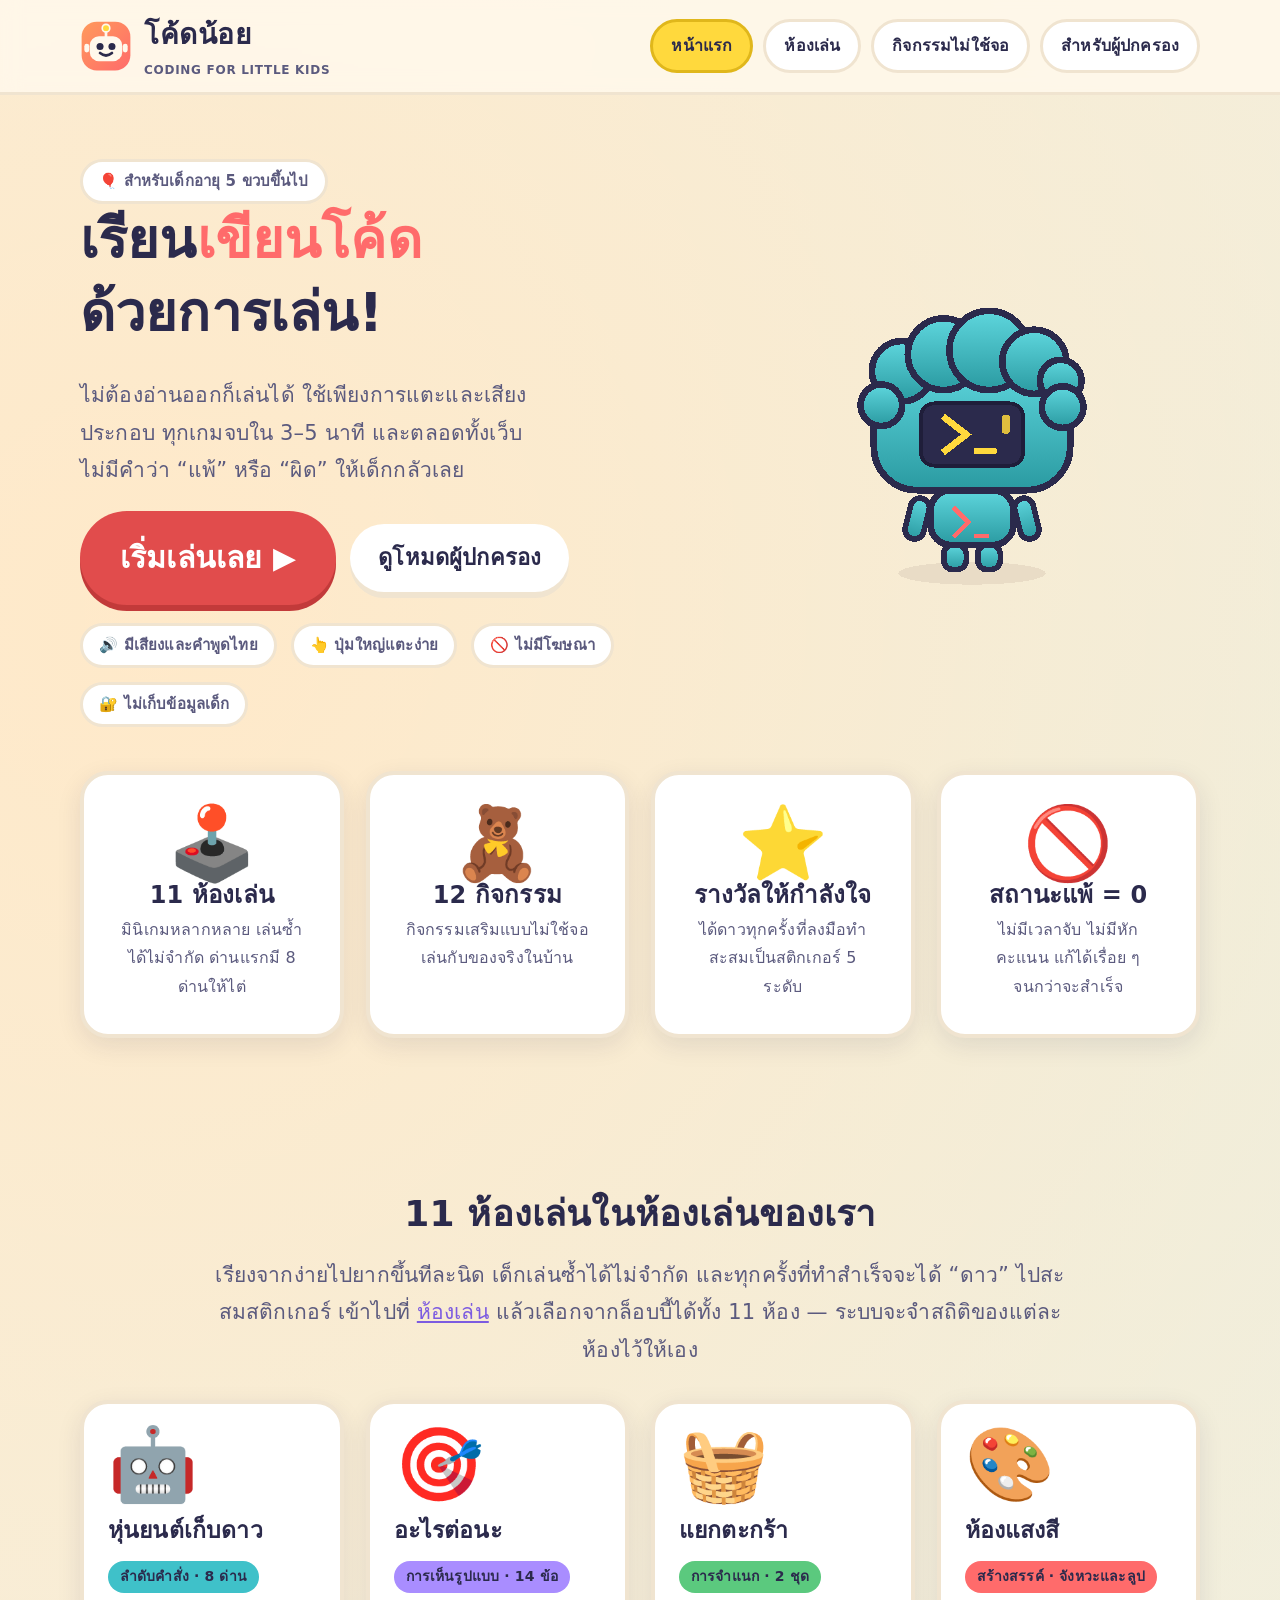
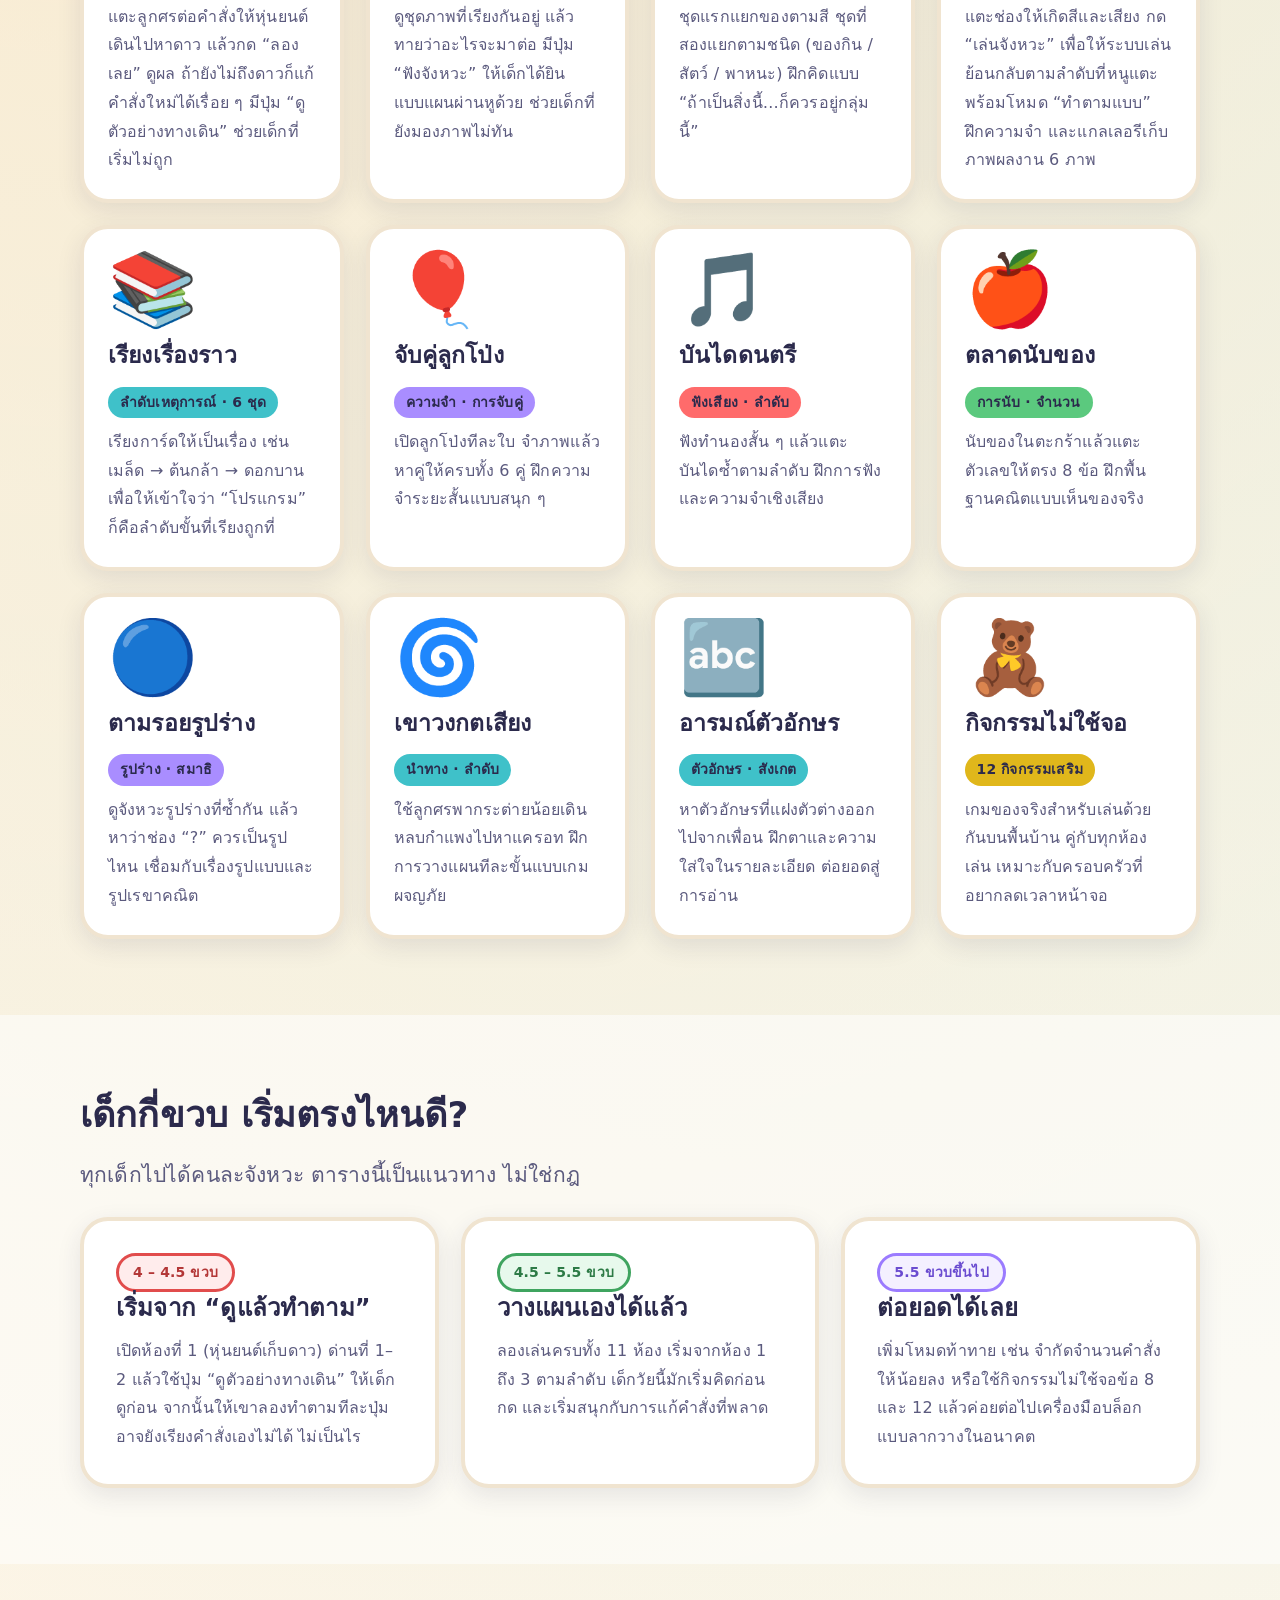
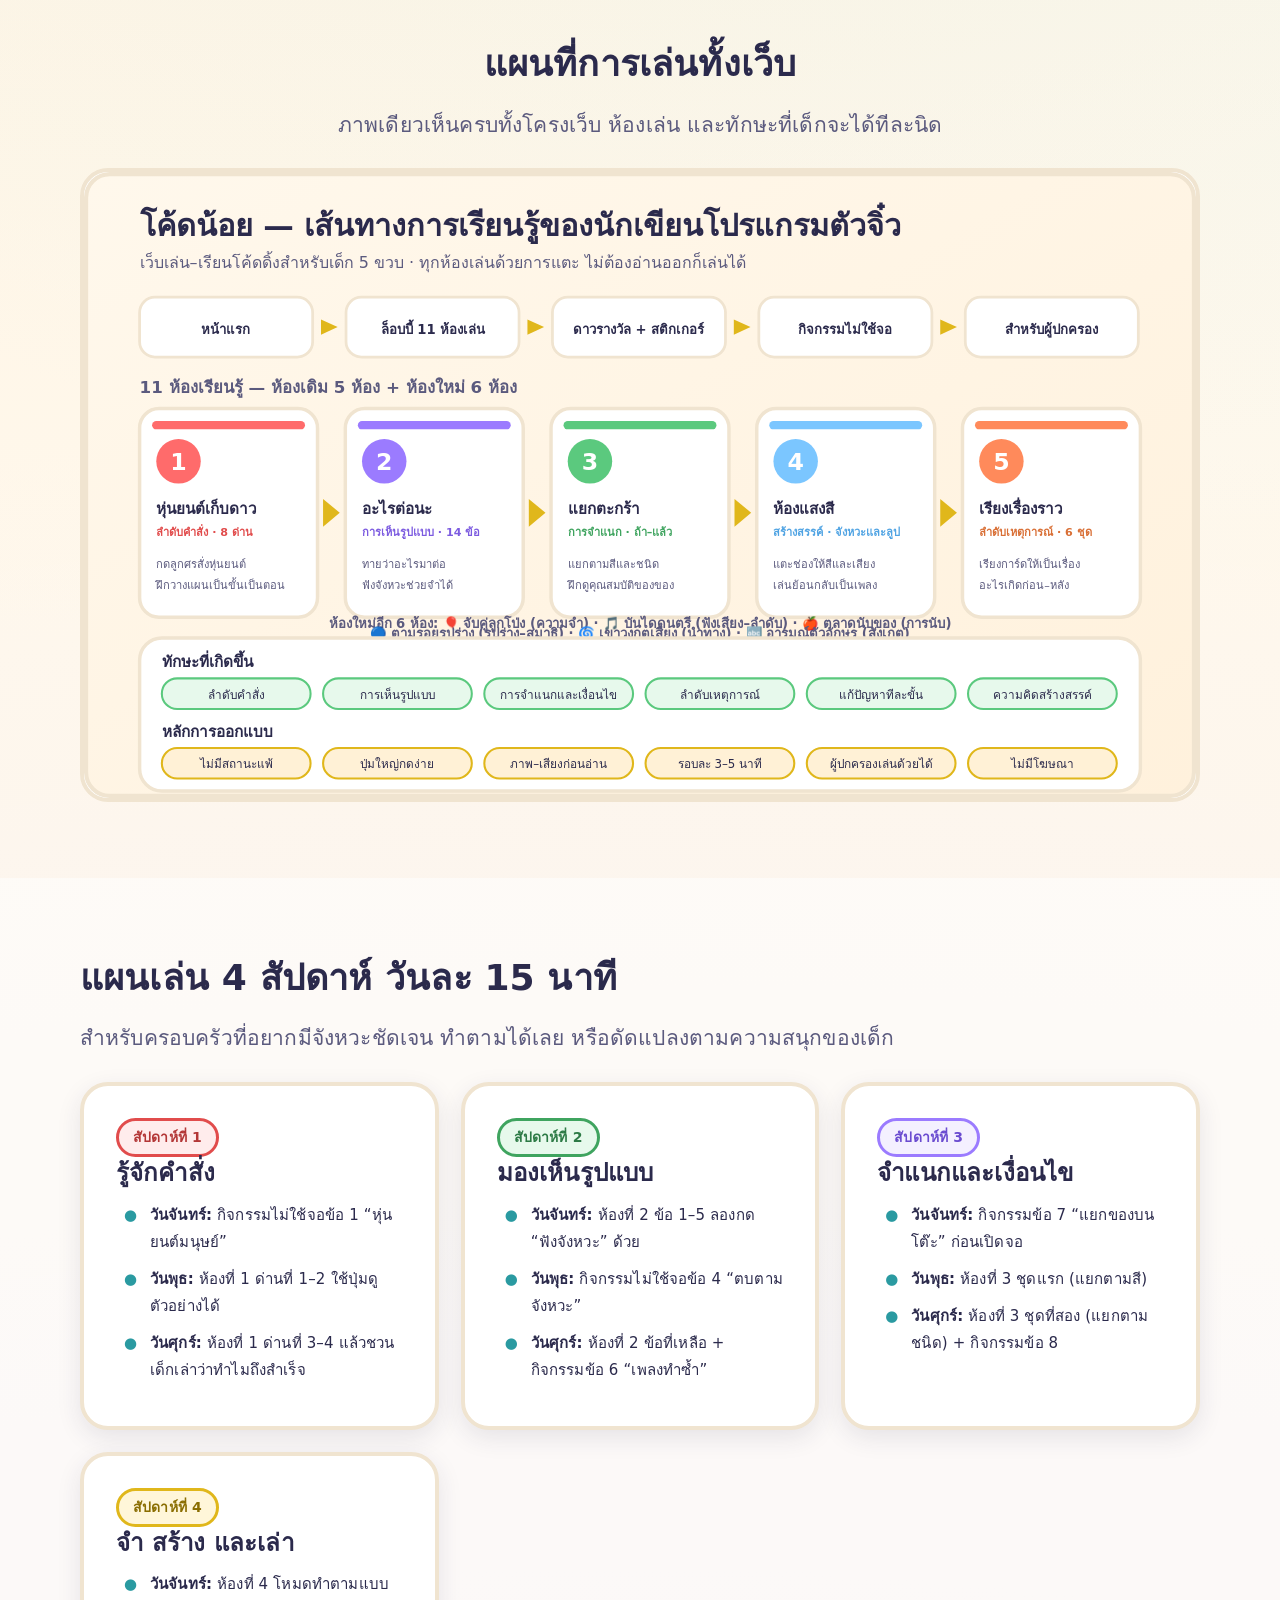
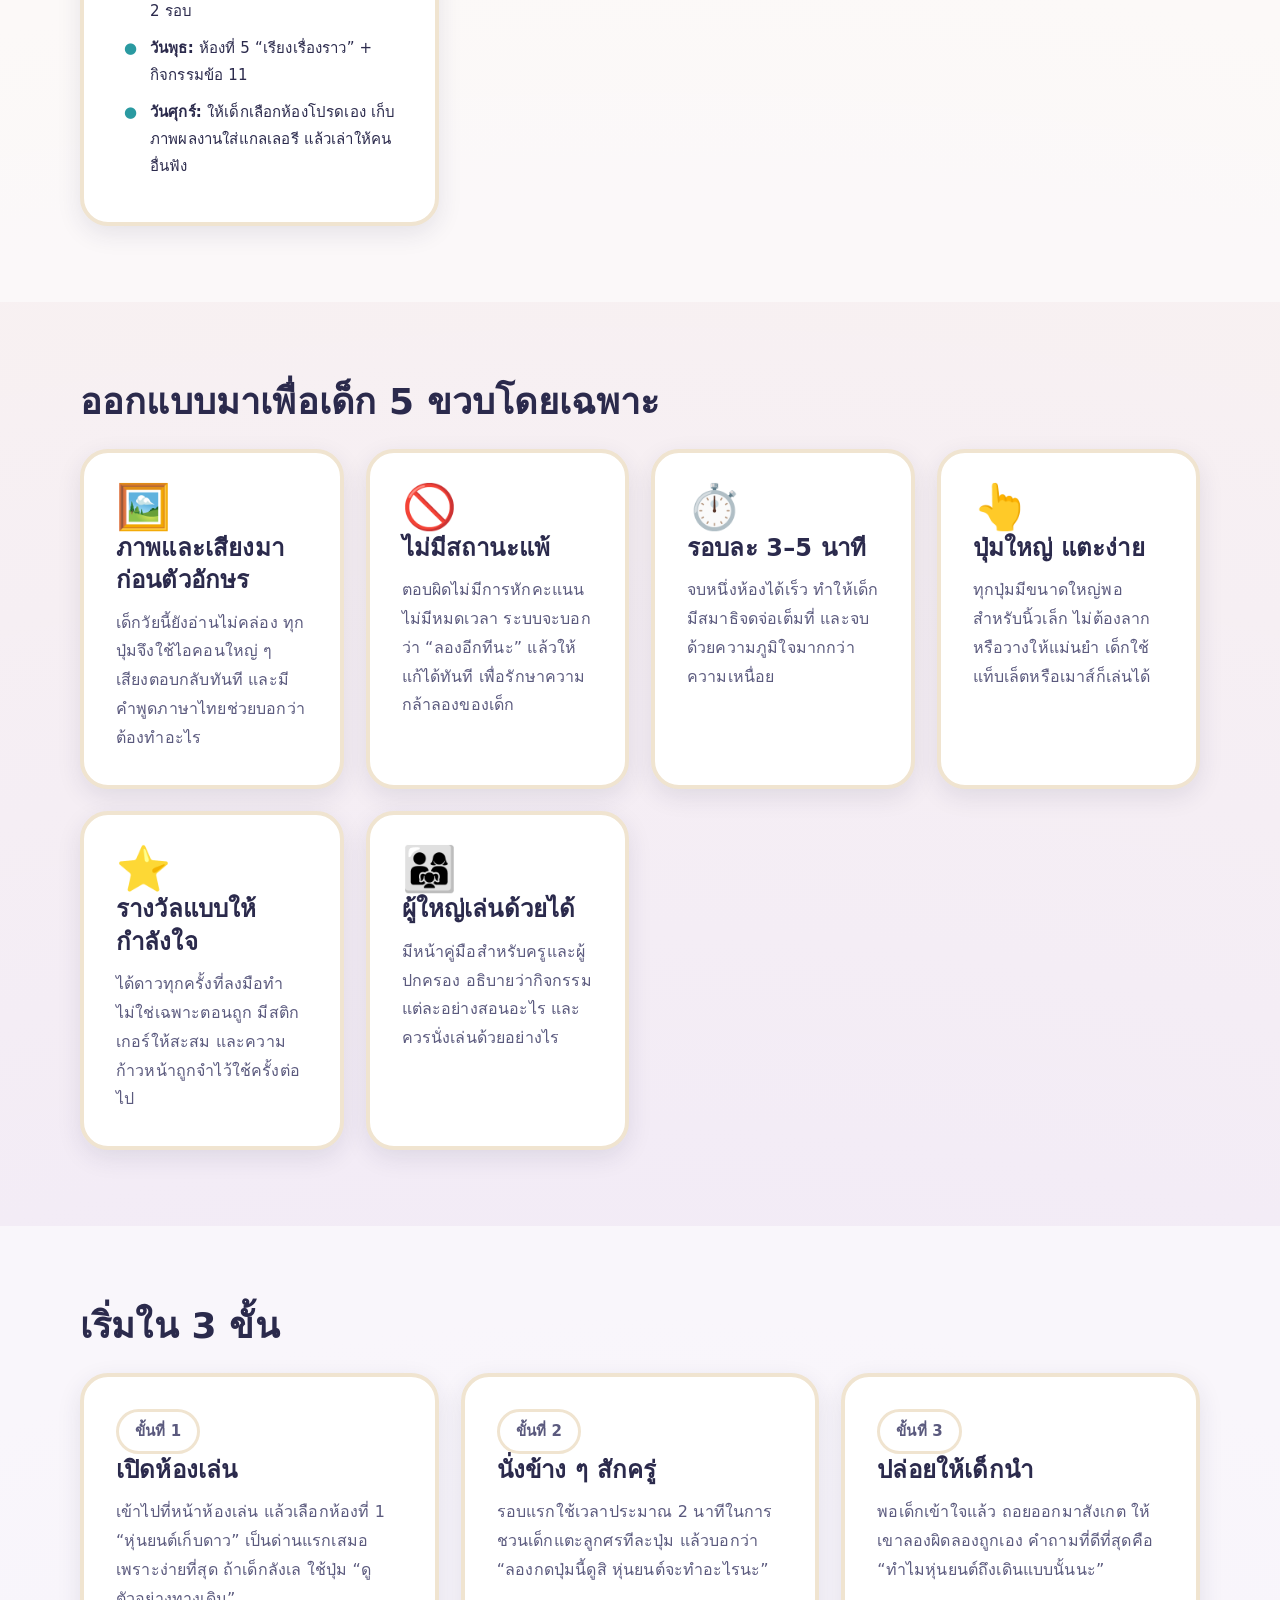
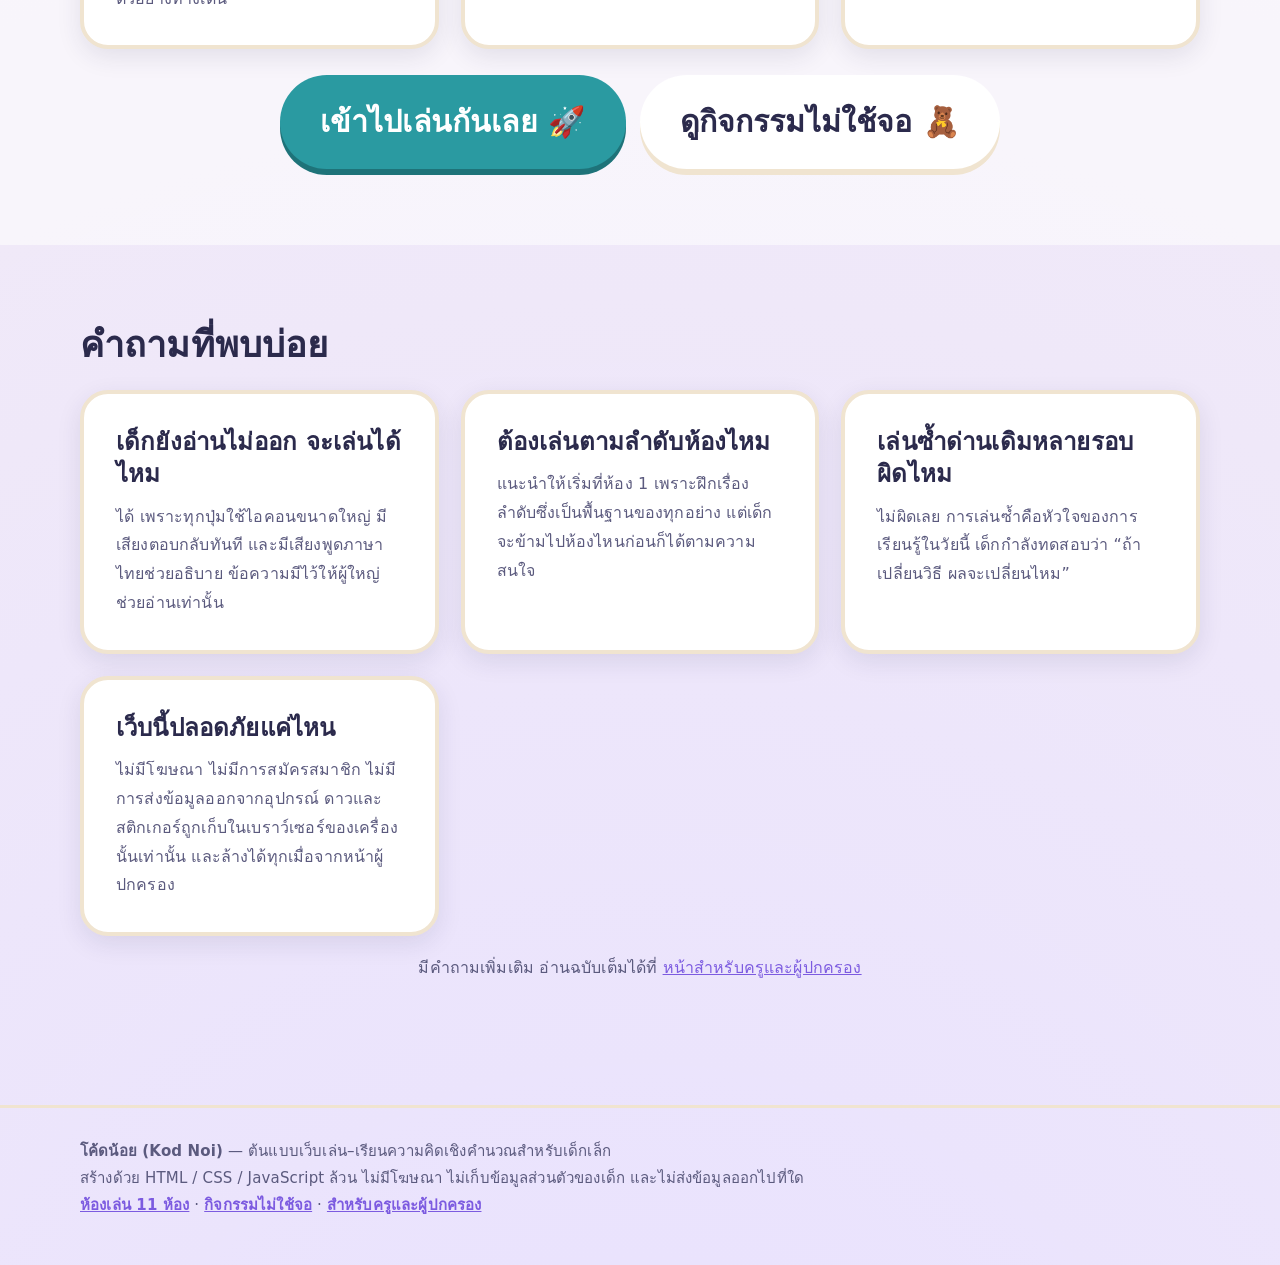
<file: index.html>
<!DOCTYPE html>
<html lang="th">
<head>
<meta charset="utf-8">
<meta name="viewport" content="width=device-width,initial-scale=1,viewport-fit=cover">
<title>โค้ดน้อย — เรียนเขียนโค้ดด้วยการเล่น สำหรับเด็ก 5 ขวบ</title>
<meta name="description" content="เว็บเล่น–เรียนโค้ดดิ้งสำหรับเด็ก 5 ขวบ เน้นการแตะและเสียง ไม่ต้องอ่านออกก็เล่นได้ มี 11 ห้องเล่นสนุกที่สอดความรู้เรื่องลำดับคำสั่ง รูปแบบ การจำแนก ลูป และความคิดสร้างสรรค์ พร้อม 12 กิจกรรมเสริมแบบไม่ใช้จอ">
<meta name="theme-color" content="#FFF8EC">
<link rel="icon" href="assets/img/logo.svg" type="image/svg+xml">
<link rel="stylesheet" href="assets/css/style.css">
</head>
<body>
<a class="skip" href="#main">ข้ามไปเนื้อหาหลัก</a>

<header class="top">
  <div class="wrap top__in">
    <a class="brand" href="index.html">
      <img src="assets/img/logo.svg" alt="">
      <span>
        <b>โค้ดน้อย</b>
        <small>CODING FOR LITTLE KIDS</small>
      </span>
    </a>
    <nav class="nav" aria-label="เมนูหลัก">
      <a href="index.html" aria-current="page">หน้าแรก</a>
      <a href="play.html">ห้องเล่น</a>
      <a href="lessons.html">กิจกรรมไม่ใช้จอ</a>
      <a href="parents.html">สำหรับผู้ปกครอง</a>
    </nav>
  </div>
</header>

<main id="main">

  <!-- ================= HERO ================= -->
  <section class="hero">
    <div class="wrap hero__in">
      <div>
        <span class="pill">🎈 สำหรับเด็กอายุ 5 ขวบขึ้นไป</span>
        <h1>เรียน<span>เขียนโค้ด</span><br>ด้วยการเล่น!</h1>
        <p class="lead">
          ไม่ต้องอ่านออกก็เล่นได้ ใช้เพียงการแตะและเสียงประกอบ ทุกเกมจบใน 3–5 นาที
          และตลอดทั้งเว็บไม่มีคำว่า “แพ้” หรือ “ผิด” ให้เด็กกลัวเลย
        </p>
        <div class="btn-row">
          <a class="btn btn--big" href="play.html">เริ่มเล่นเลย ▶</a>
          <a class="btn btn--ghost" href="parents.html">ดูโหมดผู้ปกครอง</a>
        </div>
        <div class="btn-row" style="margin-top:18px">
          <span class="pill">🔊 มีเสียงและคำพูดไทย</span>
          <span class="pill">👆 ปุ่มใหญ่แตะง่าย</span>
          <span class="pill">🚫 ไม่มีโฆษณา</span>
          <span class="pill">🔐 ไม่เก็บข้อมูลเด็ก</span>
        </div>
      </div>
      <div class="hero__art">
        <img src="assets/img/mascot.svg" alt="น้องบอทหัวเมฆ หน้าจอเทอร์มินัล">
      </div>
    </div>
  </section>

  <!-- ================= ตัวเลขสำคัญ ================= -->
  <section class="section" style="padding-top:0">
    <h2 class="sr">ไฮไลต์ของโค้ดน้อย</h2>
    <div class="wrap grid grid--4">
      <div class="card center">
        <div class="emo emo--lg">🕹️</div>
        <h3 style="margin-bottom:4px">11 ห้องเล่น</h3>
        <p class="muted" style="margin:0">มินิเกมหลากหลาย เล่นซ้ำได้ไม่จำกัด ด่านแรกมี 8 ด่านให้ไต่</p>
      </div>
      <div class="card center">
        <div class="emo emo--lg">🧸</div>
        <h3 style="margin-bottom:4px">12 กิจกรรม</h3>
        <p class="muted" style="margin:0">กิจกรรมเสริมแบบไม่ใช้จอ เล่นกับของจริงในบ้าน</p>
      </div>
      <div class="card center">
        <div class="emo emo--lg">⭐</div>
        <h3 style="margin-bottom:4px">รางวัลให้กำลังใจ</h3>
        <p class="muted" style="margin:0">ได้ดาวทุกครั้งที่ลงมือทำ สะสมเป็นสติกเกอร์ 5 ระดับ</p>
      </div>
      <div class="card center">
        <div class="emo emo--lg">🚫</div>
        <h3 style="margin-bottom:4px">สถานะแพ้ = 0</h3>
        <p class="muted" style="margin:0">ไม่มีเวลาจับ ไม่มีหักคะแนน แก้ได้เรื่อย ๆ จนกว่าจะสำเร็จ</p>
      </div>
    </div>
  </section>

  <!-- ================= 11 ห้องเล่น ================= -->
  <section class="section" id="stations">
    <div class="wrap">
      <h2 class="center">11 ห้องเล่นในห้องเล่นของเรา</h2>
      <p class="lead center" style="max-width:64ch;margin:0 auto 30px">
        เรียงจากง่ายไปยากขึ้นทีละนิด เด็กเล่นซ้ำได้ไม่จำกัด และทุกครั้งที่ทำสำเร็จจะได้ “ดาว” ไปสะสมสติกเกอร์
        เข้าไปที่ <a href="play.html">ห้องเล่น</a> แล้วเลือกจากล็อบบี้ได้ทั้ง 11 ห้อง —
        ระบบจะจำสถิติของแต่ละห้องไว้ให้เอง
      </p>

      <div class="grid grid--3">
        <a class="station s1" href="play.html#robot">
          <span class="emo emo--lg">🤖</span>
          <b>หุ่นยนต์เก็บดาว</b>
          <span class="skill">ลำดับคำสั่ง · 8 ด่าน</span>
          <span class="muted">แตะลูกศรต่อคำสั่งให้หุ่นยนต์เดินไปหาดาว แล้วกด “ลองเลย” ดูผล ถ้ายังไม่ถึงดาวก็แก้คำสั่งใหม่ได้เรื่อย ๆ มีปุ่ม “ดูตัวอย่างทางเดิน” ช่วยเด็กที่เริ่มไม่ถูก</span>
        </a>

        <a class="station s2" href="play.html#pattern">
          <span class="emo emo--lg">🎯</span>
          <b>อะไรต่อนะ</b>
          <span class="skill">การเห็นรูปแบบ · 14 ข้อ</span>
          <span class="muted">ดูชุดภาพที่เรียงกันอยู่ แล้วทายว่าอะไรจะมาต่อ มีปุ่ม “ฟังจังหวะ” ให้เด็กได้ยินแบบแผนผ่านหูด้วย ช่วยเด็กที่ยังมองภาพไม่ทัน</span>
        </a>

        <a class="station s3" href="play.html#sort">
          <span class="emo emo--lg">🧺</span>
          <b>แยกตะกร้า</b>
          <span class="skill">การจำแนก · 2 ชุด</span>
          <span class="muted">ชุดแรกแยกของตามสี ชุดที่สองแยกตามชนิด (ของกิน / สัตว์ / พาหนะ) ฝึกคิดแบบ “ถ้าเป็นสิ่งนี้…ก็ควรอยู่กลุ่มนี้”</span>
        </a>

        <a class="station s4" href="play.html#studio">
          <span class="emo emo--lg">🎨</span>
          <b>ห้องแสงสี</b>
          <span class="skill">สร้างสรรค์ · จังหวะและลูป</span>
          <span class="muted">แตะช่องให้เกิดสีและเสียง กด “เล่นจังหวะ” เพื่อให้ระบบเล่นย้อนกลับตามลำดับที่หนูแตะ พร้อมโหมด “ทำตามแบบ” ฝึกความจำ และแกลเลอรีเก็บภาพผลงาน 6 ภาพ</span>
        </a>

        <a class="station s5" href="play.html#story">
          <span class="emo emo--lg">📚</span>
          <b>เรียงเรื่องราว</b>
          <span class="skill">ลำดับเหตุการณ์ · 6 ชุด</span>
          <span class="muted">เรียงการ์ดให้เป็นเรื่อง เช่น เมล็ด → ต้นกล้า → ดอกบาน เพื่อให้เข้าใจว่า “โปรแกรม” ก็คือลำดับขั้นที่เรียงถูกที่</span>
        </a>

        <a class="station s2" href="play.html#balloon">
          <span class="emo emo--lg">🎈</span>
          <b>จับคู่ลูกโป่ง</b>
          <span class="skill">ความจำ · การจับคู่</span>
          <span class="muted">เปิดลูกโป่งทีละใบ จำภาพแล้วหาคู่ให้ครบทั้ง 6 คู่ ฝึกความจำระยะสั้นแบบสนุก ๆ</span>
        </a>

        <a class="station s4" href="play.html#music">
          <span class="emo emo--lg">🎵</span>
          <b>บันไดดนตรี</b>
          <span class="skill">ฟังเสียง · ลำดับ</span>
          <span class="muted">ฟังทำนองสั้น ๆ แล้วแตะบันไดซ้ำตามลำดับ ฝึกการฟังและความจำเชิงเสียง</span>
        </a>

        <a class="station s3" href="play.html#count">
          <span class="emo emo--lg">🍎</span>
          <b>ตลาดนับของ</b>
          <span class="skill">การนับ · จำนวน</span>
          <span class="muted">นับของในตะกร้าแล้วแตะตัวเลขให้ตรง 8 ข้อ ฝึกพื้นฐานคณิตแบบเห็นของจริง</span>
        </a>

        <a class="station s2" href="play.html#shape">
          <span class="emo emo--lg">🔵</span>
          <b>ตามรอยรูปร่าง</b>
          <span class="skill">รูปร่าง · สมาธิ</span>
          <span class="muted">ดูจังหวะรูปร่างที่ซ้ำกัน แล้วหาว่าช่อง “?” ควรเป็นรูปไหน เชื่อมกับเรื่องรูปแบบและรูปเรขาคณิต</span>
        </a>

        <a class="station s1" href="play.html#maze">
          <span class="emo emo--lg">🌀</span>
          <b>เขาวงกตเสียง</b>
          <span class="skill">นำทาง · ลำดับ</span>
          <span class="muted">ใช้ลูกศรพากระต่ายน้อยเดินหลบกำแพงไปหาแครอท ฝึกการวางแผนทีละขั้นแบบเกมผจญภัย</span>
        </a>

        <a class="station s5" href="play.html#word">
          <span class="emo emo--lg">🔤</span>
          <b>อารมณ์ตัวอักษร</b>
          <span class="skill">ตัวอักษร · สังเกต</span>
          <span class="muted">หาตัวอักษรที่แฝงตัวต่างออกไปจากเพื่อน ฝึกตาและความใส่ใจในรายละเอียด ต่อยอดสู่การอ่าน</span>
        </a>

        <a class="station s1" href="lessons.html" style="justify-content:center">
          <span class="emo emo--lg">🧸</span>
          <b>กิจกรรมไม่ใช้จอ</b>
          <span class="skill" style="background:var(--sun-dark)">12 กิจกรรมเสริม</span>
          <span class="muted">เกมของจริงสำหรับเล่นด้วยกันบนพื้นบ้าน คู่กับทุกห้องเล่น เหมาะกับครอบครัวที่อยากลดเวลาหน้าจอ</span>
        </a>
      </div>
    </div>
  </section>

  <!-- ================= เลือกตามช่วงวัย ================= -->
  <section class="section" style="background:rgba(255,255,255,.55)">
    <div class="wrap">
      <h2>เด็กกี่ขวบ เริ่มตรงไหนดี?</h2>
      <p class="lead" style="max-width:70ch">ทุกเด็กไปได้คนละจังหวะ ตารางนี้เป็นแนวทาง ไม่ใช่กฎ</p>
      <div class="grid grid--3" style="margin-top:22px">
        <div class="card">
          <span class="badge badge--coral">4 – 4.5 ขวบ</span>
          <h3>เริ่มจาก “ดูแล้วทำตาม”</h3>
          <p class="muted" style="margin:0">
            เปิดห้องที่ 1 (หุ่นยนต์เก็บดาว) ด่านที่ 1–2 แล้วใช้ปุ่ม “ดูตัวอย่างทางเดิน” ให้เด็กดูก่อน
            จากนั้นให้เขาลองทำตามทีละปุ่ม อาจยังเรียงคำสั่งเองไม่ได้ ไม่เป็นไร
          </p>
        </div>
        <div class="card">
          <span class="badge badge--leaf">4.5 – 5.5 ขวบ</span>
          <h3>วางแผนเองได้แล้ว</h3>
          <p class="muted" style="margin:0">
            ลองเล่นครบทั้ง 11 ห้อง เริ่มจากห้อง 1 ถึง 3 ตามลำดับ
            เด็กวัยนี้มักเริ่มคิดก่อนกด และเริ่มสนุกกับการแก้คำสั่งที่พลาด
          </p>
        </div>
        <div class="card">
          <span class="badge">5.5 ขวบขึ้นไป</span>
          <h3>ต่อยอดได้เลย</h3>
          <p class="muted" style="margin:0">
            เพิ่มโหมดท้าทาย เช่น จำกัดจำนวนคำสั่งให้น้อยลง หรือใช้กิจกรรมไม่ใช้จอข้อ 8 และ 12
            แล้วค่อยต่อไปเครื่องมือบล็อกแบบลากวางในอนาคต
          </p>
        </div>
      </div>
    </div>
  </section>

  <!-- ================= แผนที่การเล่น ================= -->
  <section class="section">
    <div class="wrap">
      <h2 class="center">แผนที่การเล่นทั้งเว็บ</h2>
      <p class="lead center" style="max-width:62ch;margin:0 auto 24px">
        ภาพเดียวเห็นครบทั้งโครงเว็บ ห้องเล่น และทักษะที่เด็กจะได้ทีละนิด
      </p>
      <div class="pathscroll">
        <img class="pathimg" src="assets/img/how-it-works.svg"
             alt="แผนภาพแสดงโครงสร้างเว็บโค้ดน้อย ประกอบด้วยหน้าแรก ห้องเล่น ระบบดาวรางวัล และหน้าผู้ปกครอง พร้อมห้องเล่นและทักษะที่เด็กจะได้รับ">
      </div>
      <p class="pathhint center">↔ ภาพใหญ่นิดหน่อย เลื่อนซ้าย–ขวาดูได้</p>
    </div>
  </section>

  <!-- ================= แผน 4 สัปดาห์ ================= -->
  <section class="section" style="background:rgba(255,255,255,.55)">
    <div class="wrap">
      <h2>แผนเล่น 4 สัปดาห์ วันละ 15 นาที</h2>
      <p class="lead" style="max-width:70ch">สำหรับครอบครัวที่อยากมีจังหวะชัดเจน ทำตามได้เลย หรือดัดแปลงตามความสนุกของเด็ก</p>
      <div class="grid grid--2" style="margin-top:24px">
        <div class="card">
          <span class="badge badge--coral">สัปดาห์ที่ 1</span>
          <h3>รู้จักคำสั่ง</h3>
          <ul class="clean" style="font-size:15px;margin:0">
            <li><b>วันจันทร์:</b> กิจกรรมไม่ใช้จอข้อ 1 “หุ่นยนต์มนุษย์”</li>
            <li><b>วันพุธ:</b> ห้องที่ 1 ด่านที่ 1–2 ใช้ปุ่มดูตัวอย่างได้</li>
            <li><b>วันศุกร์:</b> ห้องที่ 1 ด่านที่ 3–4 แล้วชวนเด็กเล่าว่าทำไมถึงสำเร็จ</li>
          </ul>
        </div>
        <div class="card">
          <span class="badge badge--leaf">สัปดาห์ที่ 2</span>
          <h3>มองเห็นรูปแบบ</h3>
          <ul class="clean" style="font-size:15px;margin:0">
            <li><b>วันจันทร์:</b> ห้องที่ 2 ข้อ 1–5 ลองกด “ฟังจังหวะ” ด้วย</li>
            <li><b>วันพุธ:</b> กิจกรรมไม่ใช้จอข้อ 4 “ตบตามจังหวะ”</li>
            <li><b>วันศุกร์:</b> ห้องที่ 2 ข้อที่เหลือ + กิจกรรมข้อ 6 “เพลงทำซ้ำ”</li>
          </ul>
        </div>
        <div class="card">
          <span class="badge">สัปดาห์ที่ 3</span>
          <h3>จำแนกและเงื่อนไข</h3>
          <ul class="clean" style="font-size:15px;margin:0">
            <li><b>วันจันทร์:</b> กิจกรรมข้อ 7 “แยกของบนโต๊ะ” ก่อนเปิดจอ</li>
            <li><b>วันพุธ:</b> ห้องที่ 3 ชุดแรก (แยกตามสี)</li>
            <li><b>วันศุกร์:</b> ห้องที่ 3 ชุดที่สอง (แยกตามชนิด) + กิจกรรมข้อ 8</li>
          </ul>
        </div>
        <div class="card">
          <span class="badge badge--sun">สัปดาห์ที่ 4</span>
          <h3>จำ สร้าง และเล่า</h3>
          <ul class="clean" style="font-size:15px;margin:0">
            <li><b>วันจันทร์:</b> ห้องที่ 4 โหมดทำตามแบบ 2 รอบ</li>
            <li><b>วันพุธ:</b> ห้องที่ 5 “เรียงเรื่องราว” + กิจกรรมข้อ 11</li>
            <li><b>วันศุกร์:</b> ให้เด็กเลือกห้องโปรดเอง เก็บภาพผลงานใส่แกลเลอรี แล้วเล่าให้คนอื่นฟัง</li>
          </ul>
        </div>
      </div>
    </div>
  </section>

  <!-- ================= หลักการออกแบบ ================= -->
  <section class="section">
    <div class="wrap">
      <h2>ออกแบบมาเพื่อเด็ก 5 ขวบโดยเฉพาะ</h2>
      <div class="grid grid--3" style="margin-top:22px">
        <div class="card">
          <span class="emo">🖼️</span>
          <h3>ภาพและเสียงมาก่อนตัวอักษร</h3>
          <p class="muted" style="margin:0">เด็กวัยนี้ยังอ่านไม่คล่อง ทุกปุ่มจึงใช้ไอคอนใหญ่ ๆ เสียงตอบกลับทันที และมีคำพูดภาษาไทยช่วยบอกว่าต้องทำอะไร</p>
        </div>
        <div class="card">
          <span class="emo">🚫</span>
          <h3>ไม่มีสถานะแพ้</h3>
          <p class="muted" style="margin:0">ตอบผิดไม่มีการหักคะแนน ไม่มีหมดเวลา ระบบจะบอกว่า “ลองอีกทีนะ” แล้วให้แก้ได้ทันที เพื่อรักษาความกล้าลองของเด็ก</p>
        </div>
        <div class="card">
          <span class="emo">⏱️</span>
          <h3>รอบละ 3–5 นาที</h3>
          <p class="muted" style="margin:0">จบหนึ่งห้องได้เร็ว ทำให้เด็กมีสมาธิจดจ่อเต็มที่ และจบด้วยความภูมิใจมากกว่าความเหนื่อย</p>
        </div>
        <div class="card">
          <span class="emo">👆</span>
          <h3>ปุ่มใหญ่ แตะง่าย</h3>
          <p class="muted" style="margin:0">ทุกปุ่มมีขนาดใหญ่พอสำหรับนิ้วเล็ก ไม่ต้องลากหรือวางให้แม่นยำ เด็กใช้แท็บเล็ตหรือเมาส์ก็เล่นได้</p>
        </div>
        <div class="card">
          <span class="emo">⭐</span>
          <h3>รางวัลแบบให้กำลังใจ</h3>
          <p class="muted" style="margin:0">ได้ดาวทุกครั้งที่ลงมือทำ ไม่ใช่เฉพาะตอนถูก มีสติกเกอร์ให้สะสม และความก้าวหน้าถูกจำไว้ใช้ครั้งต่อไป</p>
        </div>
        <div class="card">
          <span class="emo">👨‍👩‍👧</span>
          <h3>ผู้ใหญ่เล่นด้วยได้</h3>
          <p class="muted" style="margin:0">มีหน้าคู่มือสำหรับครูและผู้ปกครอง อธิบายว่ากิจกรรมแต่ละอย่างสอนอะไร และควรนั่งเล่นด้วยอย่างไร</p>
        </div>
      </div>
    </div>
  </section>

  <!-- ================= เริ่มยังไง ================= -->
  <section class="section" style="background:rgba(255,255,255,.55)">
    <div class="wrap">
      <h2>เริ่มใน 3 ขั้น</h2>
      <div class="grid grid--3" style="margin-top:22px">
        <div class="card">
          <span class="pill">ขั้นที่ 1</span>
          <h3>เปิดห้องเล่น</h3>
          <p class="muted" style="margin:0">เข้าไปที่หน้าห้องเล่น แล้วเลือกห้องที่ 1 “หุ่นยนต์เก็บดาว” เป็นด่านแรกเสมอ เพราะง่ายที่สุด ถ้าเด็กลังเล ใช้ปุ่ม “ดูตัวอย่างทางเดิน”</p>
        </div>
        <div class="card">
          <span class="pill">ขั้นที่ 2</span>
          <h3>นั่งข้าง ๆ สักครู่</h3>
          <p class="muted" style="margin:0">รอบแรกใช้เวลาประมาณ 2 นาทีในการชวนเด็กแตะลูกศรทีละปุ่ม แล้วบอกว่า “ลองกดปุ่มนี้ดูสิ หุ่นยนต์จะทำอะไรนะ”</p>
        </div>
        <div class="card">
          <span class="pill">ขั้นที่ 3</span>
          <h3>ปล่อยให้เด็กนำ</h3>
          <p class="muted" style="margin:0">พอเด็กเข้าใจแล้ว ถอยออกมาสังเกต ให้เขาลองผิดลองถูกเอง คำถามที่ดีที่สุดคือ “ทำไมหุ่นยนต์ถึงเดินแบบนั้นนะ”</p>
        </div>
      </div>
      <div class="btn-row" style="margin-top:26px;justify-content:center">
        <a class="btn btn--big btn--teal" href="play.html">เข้าไปเล่นกันเลย 🚀</a>
        <a class="btn btn--big btn--ghost" href="lessons.html">ดูกิจกรรมไม่ใช้จอ 🧸</a>
      </div>
    </div>
  </section>

  <!-- ================= FAQ สั้น ================= -->
  <section class="section">
    <div class="wrap">
      <h2>คำถามที่พบบ่อย</h2>
      <div class="grid grid--2" style="margin-top:20px">
        <div class="card">
          <h3>เด็กยังอ่านไม่ออก จะเล่นได้ไหม</h3>
          <p class="muted" style="margin:0">ได้ เพราะทุกปุ่มใช้ไอคอนขนาดใหญ่ มีเสียงตอบกลับทันที และมีเสียงพูดภาษาไทยช่วยอธิบาย ข้อความมีไว้ให้ผู้ใหญ่ช่วยอ่านเท่านั้น</p>
        </div>
        <div class="card">
          <h3>ต้องเล่นตามลำดับห้องไหม</h3>
          <p class="muted" style="margin:0">แนะนำให้เริ่มที่ห้อง 1 เพราะฝึกเรื่องลำดับซึ่งเป็นพื้นฐานของทุกอย่าง แต่เด็กจะข้ามไปห้องไหนก่อนก็ได้ตามความสนใจ</p>
        </div>
        <div class="card">
          <h3>เล่นซ้ำด่านเดิมหลายรอบ ผิดไหม</h3>
          <p class="muted" style="margin:0">ไม่ผิดเลย การเล่นซ้ำคือหัวใจของการเรียนรู้ในวัยนี้ เด็กกำลังทดสอบว่า “ถ้าเปลี่ยนวิธี ผลจะเปลี่ยนไหม”</p>
        </div>
        <div class="card">
          <h3>เว็บนี้ปลอดภัยแค่ไหน</h3>
          <p class="muted" style="margin:0">ไม่มีโฆษณา ไม่มีการสมัครสมาชิก ไม่มีการส่งข้อมูลออกจากอุปกรณ์ ดาวและสติกเกอร์ถูกเก็บในเบราว์เซอร์ของเครื่องนั้นเท่านั้น และล้างได้ทุกเมื่อจากหน้าผู้ปกครอง</p>
        </div>
      </div>
      <p class="muted center" style="margin-top:18px">มีคำถามเพิ่มเติม อ่านฉบับเต็มได้ที่ <a href="parents.html">หน้าสำหรับครูและผู้ปกครอง</a></p>
    </div>
  </section>

</main>

<footer class="foot">
  <div class="wrap">
    <b>โค้ดน้อย (Kod Noi)</b> — ต้นแบบเว็บเล่น–เรียนความคิดเชิงคำนวณสำหรับเด็กเล็ก
    <br>สร้างด้วย HTML / CSS / JavaScript ล้วน ไม่มีโฆษณา ไม่เก็บข้อมูลส่วนตัวของเด็ก และไม่ส่งข้อมูลออกไปที่ใด
    <br><a href="play.html">ห้องเล่น 11 ห้อง</a> · <a href="lessons.html">กิจกรรมไม่ใช้จอ</a> · <a href="parents.html">สำหรับครูและผู้ปกครอง</a>
  </div>
</footer>

<script src="assets/js/app.js" defer></script>
</body>
</html>
</file>
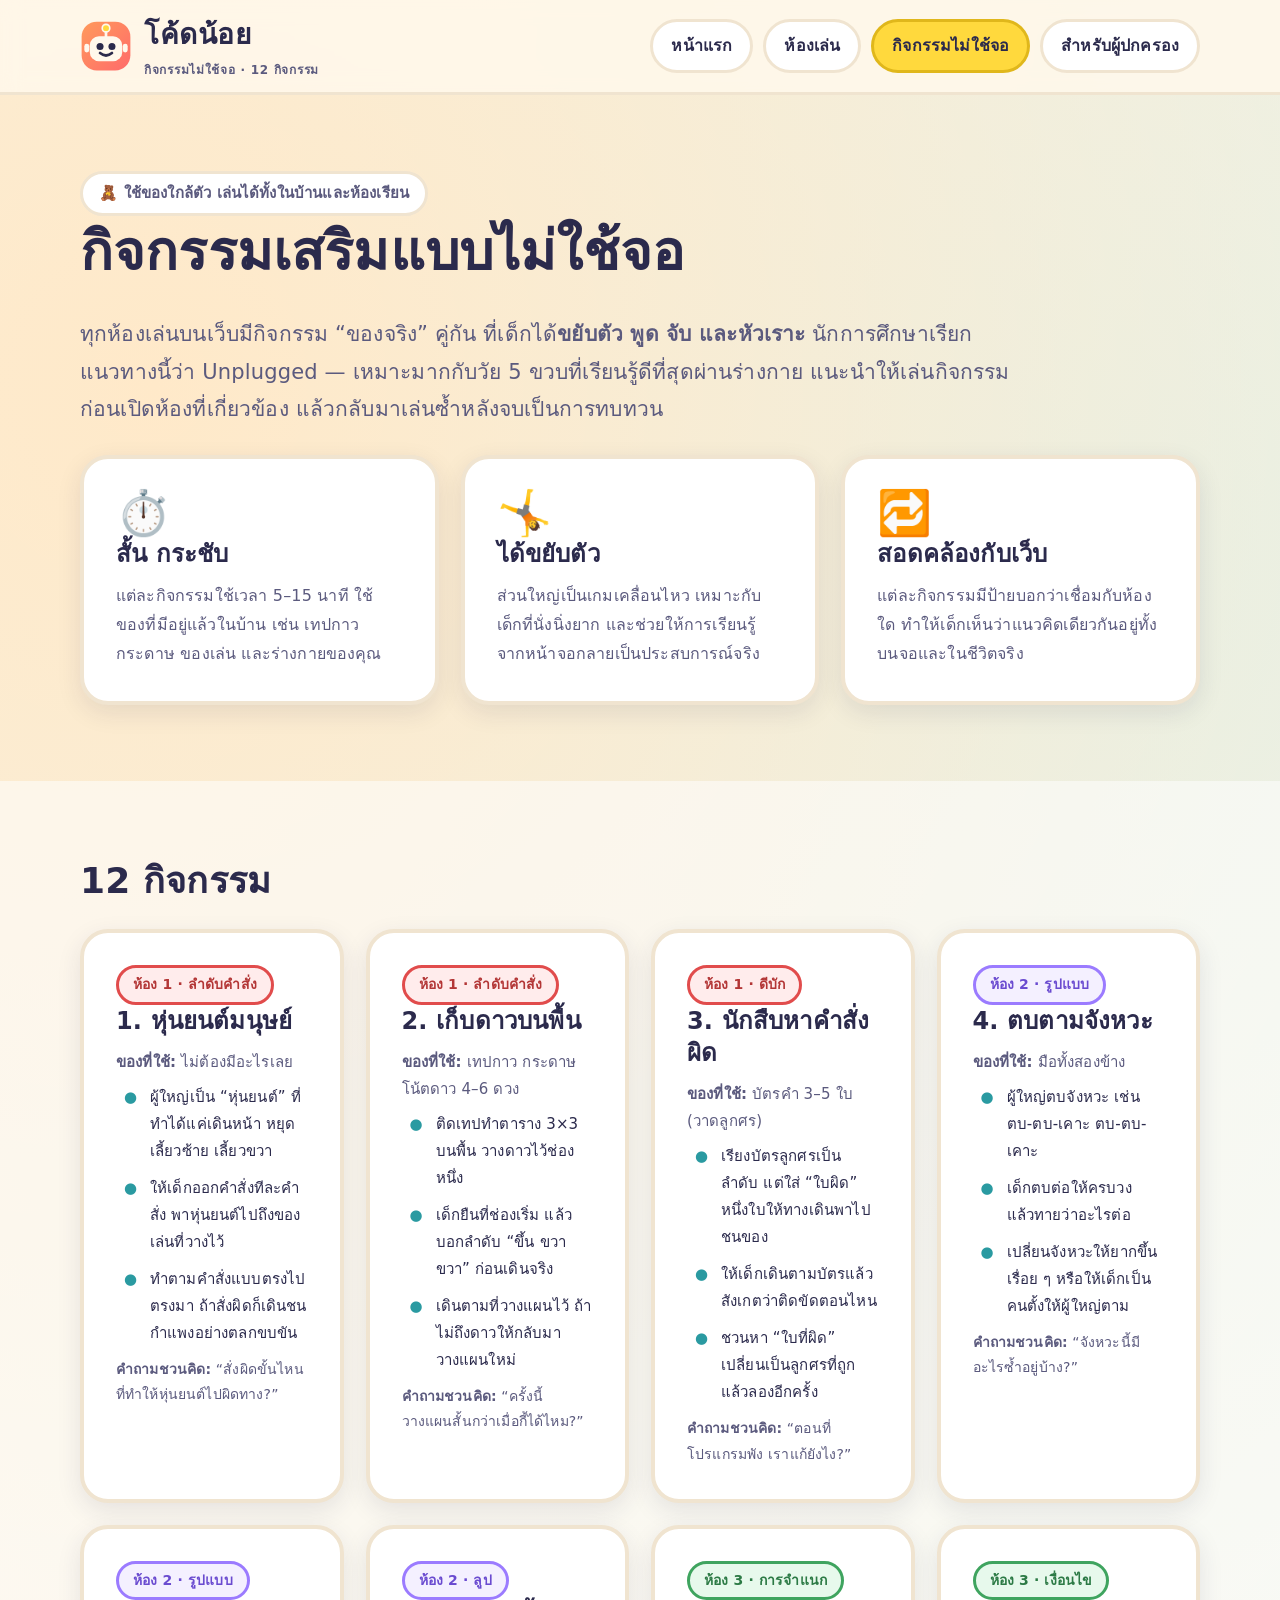
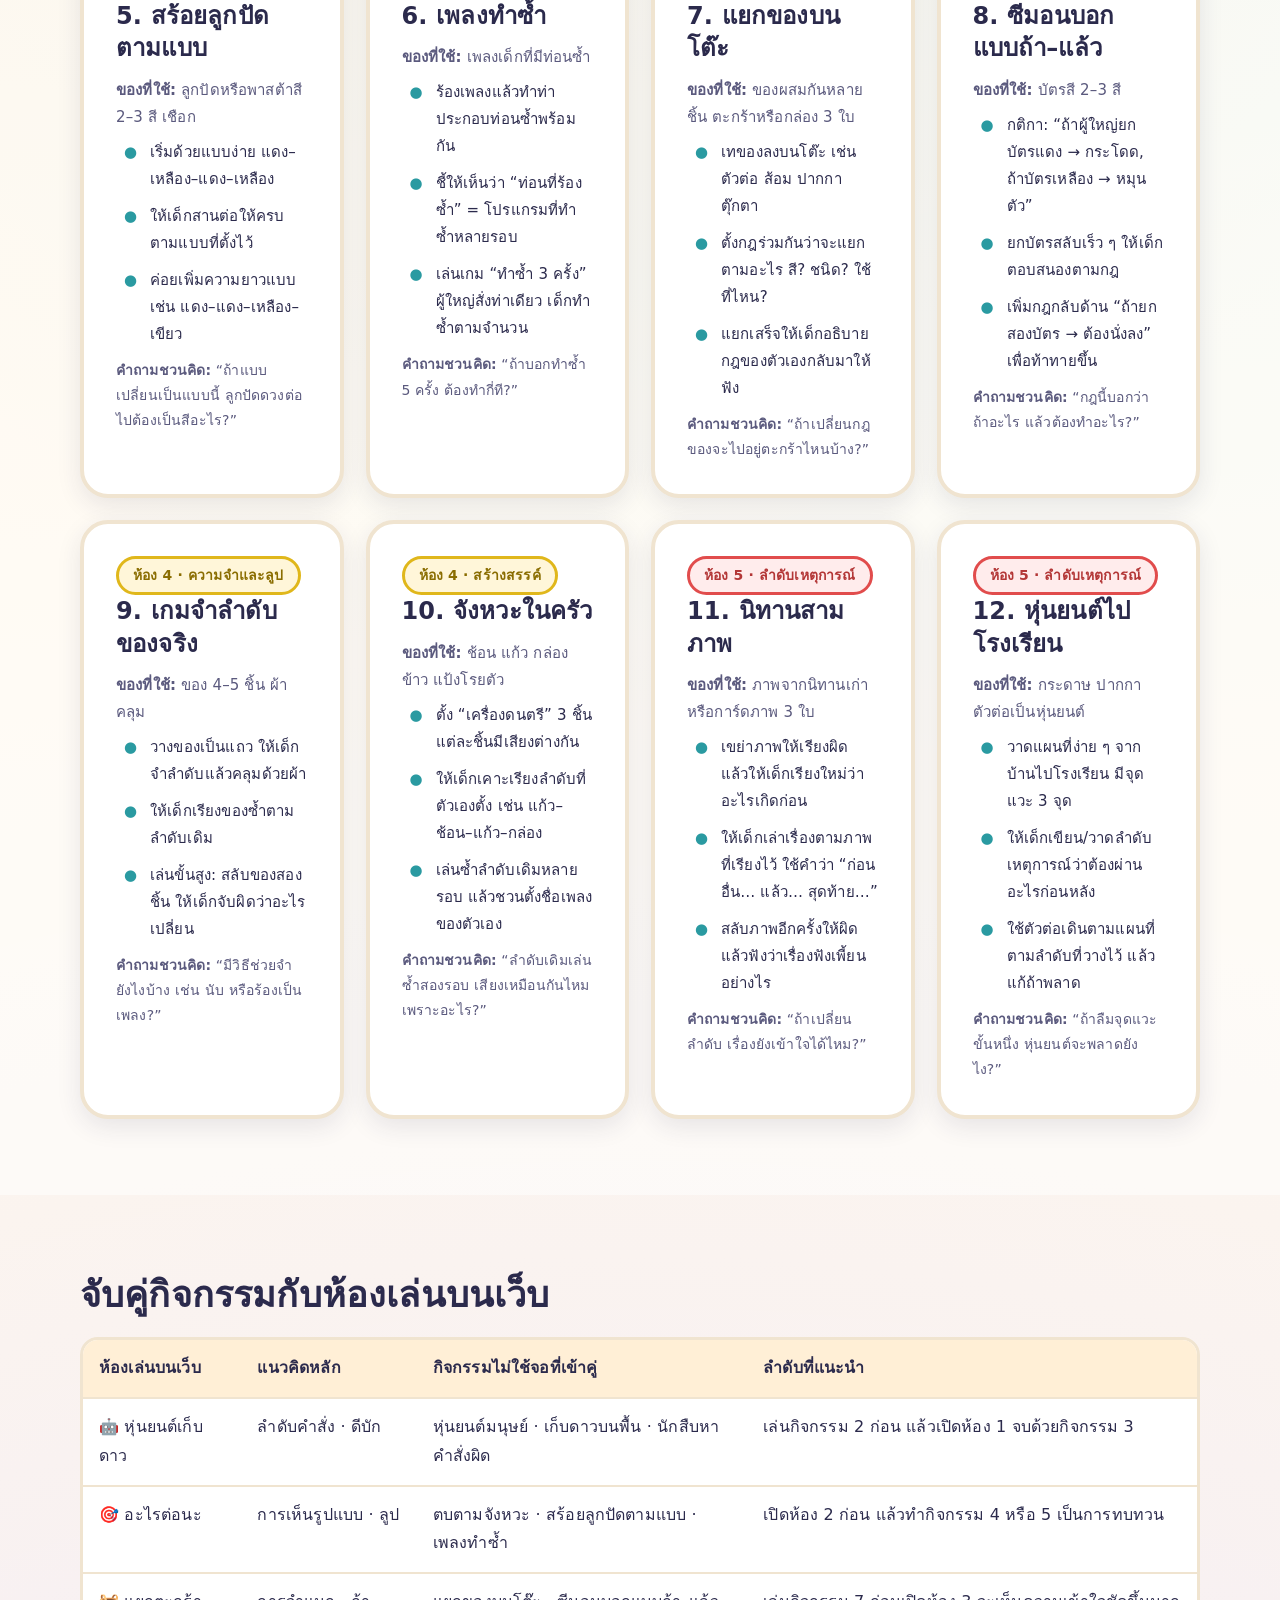
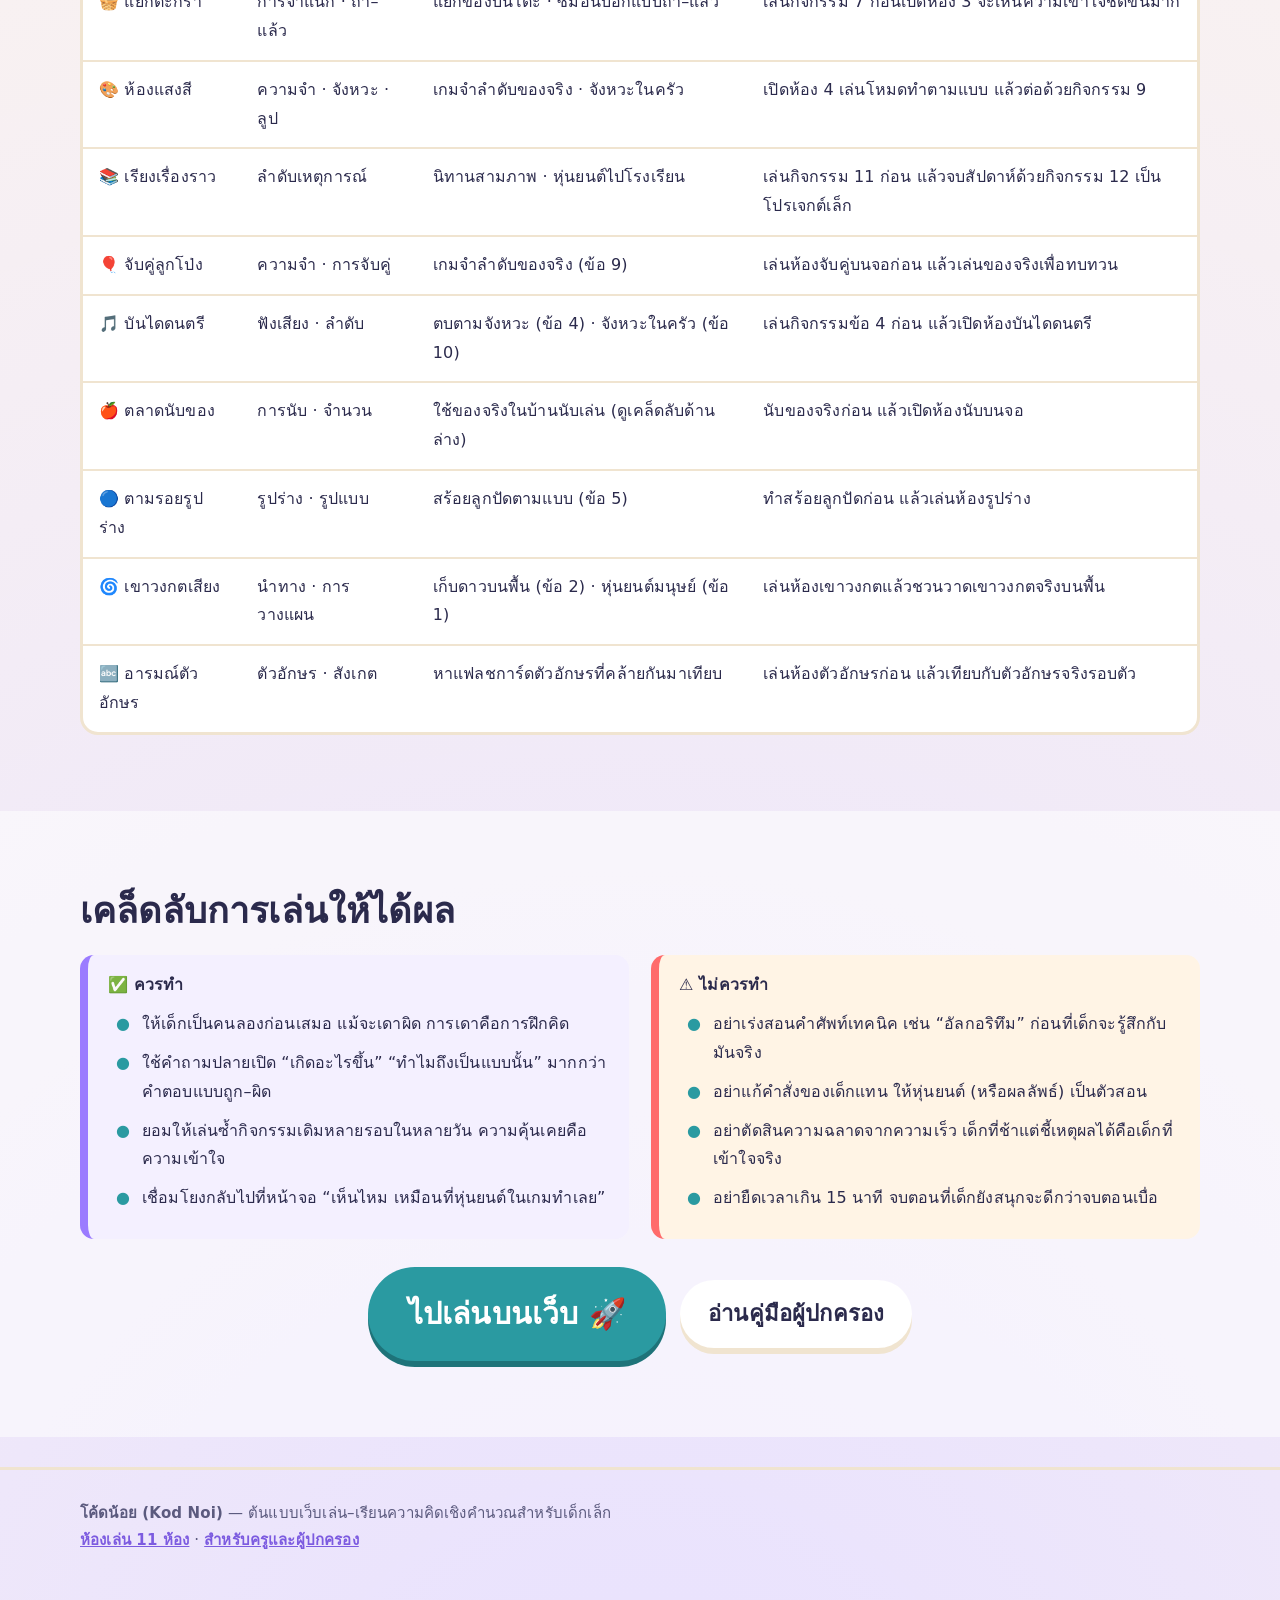
<file: lessons.html>
<!DOCTYPE html>
<html lang="th">
<head>
<meta charset="utf-8">
<meta name="viewport" content="width=device-width,initial-scale=1,viewport-fit=cover">
<title>กิจกรรมเสริมแบบไม่ใช้จอ (Unplugged) — โค้ดน้อย</title>
<meta name="description" content="12 กิจกรรมเสริมแบบไม่ใช้จอ สำหรับเล่นกับเด็ก 5 ขวบ คู่กับ 11 ห้องเล่นในเว็บโค้ดน้อย เน้นการเคลื่อนไหวร่างกายและการเล่นของจริง">
<meta name="theme-color" content="#FFF8EC">
<link rel="icon" href="assets/img/logo.svg" type="image/svg+xml">
<link rel="stylesheet" href="assets/css/style.css">
</head>
<body>
<a class="skip" href="#main">ข้ามไปเนื้อหาหลัก</a>

<header class="top">
  <div class="wrap top__in">
    <a class="brand" href="index.html">
      <img src="assets/img/logo.svg" alt="">
      <span>
        <b>โค้ดน้อย</b>
        <small>กิจกรรมไม่ใช้จอ · 12 กิจกรรม</small>
      </span>
    </a>
    <nav class="nav" aria-label="เมนูหลัก">
      <a href="index.html">หน้าแรก</a>
      <a href="play.html">ห้องเล่น</a>
      <a href="lessons.html" aria-current="page">กิจกรรมไม่ใช้จอ</a>
      <a href="parents.html">สำหรับผู้ปกครอง</a>
    </nav>
  </div>
</header>

<main id="main">

  <section class="section">
    <div class="wrap">
      <span class="pill">🧸 ใช้ของใกล้ตัว เล่นได้ทั้งในบ้านและห้องเรียน</span>
      <h1>กิจกรรมเสริมแบบไม่ใช้จอ</h1>
      <p class="lead" style="max-width:72ch">
        ทุกห้องเล่นบนเว็บมีกิจกรรม “ของจริง” คู่กัน ที่เด็กได้<b>ขยับตัว พูด จับ และหัวเราะ</b>
        นักการศึกษาเรียกแนวทางนี้ว่า Unplugged — เหมาะมากกับวัย 5 ขวบที่เรียนรู้ดีที่สุดผ่านร่างกาย
        แนะนำให้เล่นกิจกรรมก่อนเปิดห้องที่เกี่ยวข้อง แล้วกลับมาเล่นซ้ำหลังจบเป็นการทบทวน
      </p>
      <h2 class="sr">จุดเด่นของกิจกรรมไม่ใช้จอ</h2>
      <div class="grid grid--3" style="margin-top:26px">
        <div class="card">
          <span class="emo">⏱️</span>
          <h3>สั้น กระชับ</h3>
          <p class="muted" style="margin:0">แต่ละกิจกรรมใช้เวลา 5–15 นาที ใช้ของที่มีอยู่แล้วในบ้าน เช่น เทปกาว กระดาษ ของเล่น และร่างกายของคุณ</p>
        </div>
        <div class="card">
          <span class="emo">🤸</span>
          <h3>ได้ขยับตัว</h3>
          <p class="muted" style="margin:0">ส่วนใหญ่เป็นเกมเคลื่อนไหว เหมาะกับเด็กที่นั่งนิ่งยาก และช่วยให้การเรียนรู้จากหน้าจอกลายเป็นประสบการณ์จริง</p>
        </div>
        <div class="card">
          <span class="emo">🔁</span>
          <h3>สอดคล้องกับเว็บ</h3>
          <p class="muted" style="margin:0">แต่ละกิจกรรมมีป้ายบอกว่าเชื่อมกับห้องใด ทำให้เด็กเห็นว่าแนวคิดเดียวกันอยู่ทั้งบนจอและในชีวิตจริง</p>
        </div>
      </div>
    </div>
  </section>

  <section class="section" style="background:rgba(255,255,255,.55)">
    <div class="wrap">
      <h2>12 กิจกรรม</h2>

      <div class="grid grid--3" style="margin-top:24px">

        <div class="card">
          <span class="badge badge--coral">ห้อง 1 · ลำดับคำสั่ง</span>
          <h3>1. หุ่นยนต์มนุษย์</h3>
          <p class="muted" style="font-size:15px;margin-bottom:8px"><b>ของที่ใช้:</b> ไม่ต้องมีอะไรเลย</p>
          <ul class="clean" style="font-size:15px">
            <li>ผู้ใหญ่เป็น “หุ่นยนต์” ที่ทำได้แค่เดินหน้า หยุด เลี้ยวซ้าย เลี้ยวขวา</li>
            <li>ให้เด็กออกคำสั่งทีละคำสั่ง พาหุ่นยนต์ไปถึงของเล่นที่วางไว้</li>
            <li>ทำตามคำสั่งแบบตรงไปตรงมา ถ้าสั่งผิดก็เดินชนกำแพงอย่างตลกขบขัน</li>
          </ul>
          <p class="muted" style="font-size:14px;margin:0"><b>คำถามชวนคิด:</b> “สั่งผิดขั้นไหนที่ทำให้หุ่นยนต์ไปผิดทาง?”</p>
        </div>

        <div class="card">
          <span class="badge badge--coral">ห้อง 1 · ลำดับคำสั่ง</span>
          <h3>2. เก็บดาวบนพื้น</h3>
          <p class="muted" style="font-size:15px;margin-bottom:8px"><b>ของที่ใช้:</b> เทปกาว กระดาษโน้ตดาว 4–6 ดวง</p>
          <ul class="clean" style="font-size:15px">
            <li>ติดเทปทำตาราง 3×3 บนพื้น วางดาวไว้ช่องหนึ่ง</li>
            <li>เด็กยืนที่ช่องเริ่ม แล้วบอกลำดับ “ขึ้น ขวา ขวา” ก่อนเดินจริง</li>
            <li>เดินตามที่วางแผนไว้ ถ้าไม่ถึงดาวให้กลับมาวางแผนใหม่</li>
          </ul>
          <p class="muted" style="font-size:14px;margin:0"><b>คำถามชวนคิด:</b> “ครั้งนี้วางแผนสั้นกว่าเมื่อกี้ได้ไหม?”</p>
        </div>

        <div class="card">
          <span class="badge badge--coral">ห้อง 1 · ดีบัก</span>
          <h3>3. นักสืบหาคำสั่งผิด</h3>
          <p class="muted" style="font-size:15px;margin-bottom:8px"><b>ของที่ใช้:</b> บัตรคำ 3–5 ใบ (วาดลูกศร)</p>
          <ul class="clean" style="font-size:15px">
            <li>เรียงบัตรลูกศรเป็นลำดับ แต่ใส่ “ใบผิด” หนึ่งใบให้ทางเดินพาไปชนของ</li>
            <li>ให้เด็กเดินตามบัตรแล้วสังเกตว่าติดขัดตอนไหน</li>
            <li>ชวนหา “ใบที่ผิด” เปลี่ยนเป็นลูกศรที่ถูก แล้วลองอีกครั้ง</li>
          </ul>
          <p class="muted" style="font-size:14px;margin:0"><b>คำถามชวนคิด:</b> “ตอนที่โปรแกรมพัง เราแก้ยังไง?”</p>
        </div>

        <div class="card">
          <span class="badge">ห้อง 2 · รูปแบบ</span>
          <h3>4. ตบตามจังหวะ</h3>
          <p class="muted" style="font-size:15px;margin-bottom:8px"><b>ของที่ใช้:</b> มือทั้งสองข้าง</p>
          <ul class="clean" style="font-size:15px">
            <li>ผู้ใหญ่ตบจังหวะ เช่น ตบ-ตบ-เคาะ ตบ-ตบ-เคาะ</li>
            <li>เด็กตบต่อให้ครบวง แล้วทายว่าอะไรต่อ</li>
            <li>เปลี่ยนจังหวะให้ยากขึ้นเรื่อย ๆ หรือให้เด็กเป็นคนตั้งให้ผู้ใหญ่ตาม</li>
          </ul>
          <p class="muted" style="font-size:14px;margin:0"><b>คำถามชวนคิด:</b> “จังหวะนี้มีอะไรซ้ำอยู่บ้าง?”</p>
        </div>

        <div class="card">
          <span class="badge">ห้อง 2 · รูปแบบ</span>
          <h3>5. สร้อยลูกปัดตามแบบ</h3>
          <p class="muted" style="font-size:15px;margin-bottom:8px"><b>ของที่ใช้:</b> ลูกปัดหรือพาสต้าสี 2–3 สี เชือก</p>
          <ul class="clean" style="font-size:15px">
            <li>เริ่มด้วยแบบง่าย แดง–เหลือง–แดง–เหลือง</li>
            <li>ให้เด็กสานต่อให้ครบตามแบบที่ตั้งไว้</li>
            <li>ค่อยเพิ่มความยาวแบบ เช่น แดง–แดง–เหลือง–เขียว</li>
          </ul>
          <p class="muted" style="font-size:14px;margin:0"><b>คำถามชวนคิด:</b> “ถ้าแบบเปลี่ยนเป็นแบบนี้ ลูกปัดดวงต่อไปต้องเป็นสีอะไร?”</p>
        </div>

        <div class="card">
          <span class="badge">ห้อง 2 · ลูป</span>
          <h3>6. เพลงทำซ้ำ</h3>
          <p class="muted" style="font-size:15px;margin-bottom:8px"><b>ของที่ใช้:</b> เพลงเด็กที่มีท่อนซ้ำ</p>
          <ul class="clean" style="font-size:15px">
            <li>ร้องเพลงแล้วทำท่าประกอบท่อนซ้ำพร้อมกัน</li>
            <li>ชี้ให้เห็นว่า “ท่อนที่ร้องซ้ำ” = โปรแกรมที่ทำซ้ำหลายรอบ</li>
            <li>เล่นเกม “ทำซ้ำ 3 ครั้ง” ผู้ใหญ่สั่งท่าเดียว เด็กทำซ้ำตามจำนวน</li>
          </ul>
          <p class="muted" style="font-size:14px;margin:0"><b>คำถามชวนคิด:</b> “ถ้าบอกทำซ้ำ 5 ครั้ง ต้องทำกี่ที?”</p>
        </div>

        <div class="card">
          <span class="badge badge--leaf">ห้อง 3 · การจำแนก</span>
          <h3>7. แยกของบนโต๊ะ</h3>
          <p class="muted" style="font-size:15px;margin-bottom:8px"><b>ของที่ใช้:</b> ของผสมกันหลายชิ้น ตะกร้าหรือกล่อง 3 ใบ</p>
          <ul class="clean" style="font-size:15px">
            <li>เทของลงบนโต๊ะ เช่น ตัวต่อ ส้อม ปากกา ตุ๊กตา</li>
            <li>ตั้งกฎร่วมกันว่าจะแยกตามอะไร สี? ชนิด? ใช้ที่ไหน?</li>
            <li>แยกเสร็จให้เด็กอธิบายกฎของตัวเองกลับมาให้ฟัง</li>
          </ul>
          <p class="muted" style="font-size:14px;margin:0"><b>คำถามชวนคิด:</b> “ถ้าเปลี่ยนกฎ ของจะไปอยู่ตะกร้าไหนบ้าง?”</p>
        </div>

        <div class="card">
          <span class="badge badge--leaf">ห้อง 3 · เงื่อนไข</span>
          <h3>8. ซีมอนบอก แบบถ้า–แล้ว</h3>
          <p class="muted" style="font-size:15px;margin-bottom:8px"><b>ของที่ใช้:</b> บัตรสี 2–3 สี</p>
          <ul class="clean" style="font-size:15px">
            <li>กติกา: “ถ้าผู้ใหญ่ยกบัตรแดง → กระโดด, ถ้าบัตรเหลือง → หมุนตัว”</li>
            <li>ยกบัตรสลับเร็ว ๆ ให้เด็กตอบสนองตามกฎ</li>
            <li>เพิ่มกฎกลับด้าน “ถ้ายกสองบัตร → ต้องนั่งลง” เพื่อท้าทายขึ้น</li>
          </ul>
          <p class="muted" style="font-size:14px;margin:0"><b>คำถามชวนคิด:</b> “กฎนี้บอกว่าถ้าอะไร แล้วต้องทำอะไร?”</p>
        </div>

        <div class="card">
          <span class="badge badge--sun">ห้อง 4 · ความจำและลูป</span>
          <h3>9. เกมจำลำดับของจริง</h3>
          <p class="muted" style="font-size:15px;margin-bottom:8px"><b>ของที่ใช้:</b> ของ 4–5 ชิ้น ผ้าคลุม</p>
          <ul class="clean" style="font-size:15px">
            <li>วางของเป็นแถว ให้เด็กจำลำดับแล้วคลุมด้วยผ้า</li>
            <li>ให้เด็กเรียงของซ้ำตามลำดับเดิม</li>
            <li>เล่นขั้นสูง: สลับของสองชิ้น ให้เด็กจับผิดว่าอะไรเปลี่ยน</li>
          </ul>
          <p class="muted" style="font-size:14px;margin:0"><b>คำถามชวนคิด:</b> “มีวิธีช่วยจำยังไงบ้าง เช่น นับ หรือร้องเป็นเพลง?”</p>
        </div>

        <div class="card">
          <span class="badge badge--sun">ห้อง 4 · สร้างสรรค์</span>
          <h3>10. จังหวะในครัว</h3>
          <p class="muted" style="font-size:15px;margin-bottom:8px"><b>ของที่ใช้:</b> ช้อน แก้ว กล่องข้าว แป้งโรยตัว</p>
          <ul class="clean" style="font-size:15px">
            <li>ตั้ง “เครื่องดนตรี” 3 ชิ้น แต่ละชิ้นมีเสียงต่างกัน</li>
            <li>ให้เด็กเคาะเรียงลำดับที่ตัวเองตั้ง เช่น แก้ว–ช้อน–แก้ว–กล่อง</li>
            <li>เล่นซ้ำลำดับเดิมหลายรอบ แล้วชวนตั้งชื่อเพลงของตัวเอง</li>
          </ul>
          <p class="muted" style="font-size:14px;margin:0"><b>คำถามชวนคิด:</b> “ลำดับเดิมเล่นซ้ำสองรอบ เสียงเหมือนกันไหม เพราะอะไร?”</p>
        </div>

        <div class="card">
          <span class="badge badge--coral">ห้อง 5 · ลำดับเหตุการณ์</span>
          <h3>11. นิทานสามภาพ</h3>
          <p class="muted" style="font-size:15px;margin-bottom:8px"><b>ของที่ใช้:</b> ภาพจากนิทานเก่าหรือการ์ดภาพ 3 ใบ</p>
          <ul class="clean" style="font-size:15px">
            <li>เขย่าภาพให้เรียงผิด แล้วให้เด็กเรียงใหม่ว่าอะไรเกิดก่อน</li>
            <li>ให้เด็กเล่าเรื่องตามภาพที่เรียงไว้ ใช้คำว่า “ก่อนอื่น… แล้ว… สุดท้าย…”</li>
            <li>สลับภาพอีกครั้งให้ผิด แล้วฟังว่าเรื่องฟังเพี้ยนอย่างไร</li>
          </ul>
          <p class="muted" style="font-size:14px;margin:0"><b>คำถามชวนคิด:</b> “ถ้าเปลี่ยนลำดับ เรื่องยังเข้าใจได้ไหม?”</p>
        </div>

        <div class="card">
          <span class="badge badge--coral">ห้อง 5 · ลำดับเหตุการณ์</span>
          <h3>12. หุ่นยนต์ไปโรงเรียน</h3>
          <p class="muted" style="font-size:15px;margin-bottom:8px"><b>ของที่ใช้:</b> กระดาษ ปากกา ตัวต่อเป็นหุ่นยนต์</p>
          <ul class="clean" style="font-size:15px">
            <li>วาดแผนที่ง่าย ๆ จากบ้านไปโรงเรียน มีจุดแวะ 3 จุด</li>
            <li>ให้เด็กเขียน/วาดลำดับเหตุการณ์ว่าต้องผ่านอะไรก่อนหลัง</li>
            <li>ใช้ตัวต่อเดินตามแผนที่ตามลำดับที่วางไว้ แล้วแก้ถ้าพลาด</li>
          </ul>
          <p class="muted" style="font-size:14px;margin:0"><b>คำถามชวนคิด:</b> “ถ้าลืมจุดแวะขั้นหนึ่ง หุ่นยนต์จะพลาดยังไง?”</p>
        </div>

      </div>
    </div>
  </section>

  <section class="section">
    <div class="wrap">
      <h2>จับคู่กิจกรรมกับห้องเล่นบนเว็บ</h2>
      <div class="tablewrap" style="margin-top:18px">
        <table>
          <thead>
            <tr>
              <th>ห้องเล่นบนเว็บ</th>
              <th>แนวคิดหลัก</th>
              <th>กิจกรรมไม่ใช้จอที่เข้าคู่</th>
              <th>ลำดับที่แนะนำ</th>
            </tr>
          </thead>
          <tbody>
            <tr>
              <td>🤖 หุ่นยนต์เก็บดาว</td>
              <td>ลำดับคำสั่ง · ดีบัก</td>
              <td>หุ่นยนต์มนุษย์ · เก็บดาวบนพื้น · นักสืบหาคำสั่งผิด</td>
              <td>เล่นกิจกรรม 2 ก่อน แล้วเปิดห้อง 1 จบด้วยกิจกรรม 3</td>
            </tr>
            <tr>
              <td>🎯 อะไรต่อนะ</td>
              <td>การเห็นรูปแบบ · ลูป</td>
              <td>ตบตามจังหวะ · สร้อยลูกปัดตามแบบ · เพลงทำซ้ำ</td>
              <td>เปิดห้อง 2 ก่อน แล้วทำกิจกรรม 4 หรือ 5 เป็นการทบทวน</td>
            </tr>
            <tr>
              <td>🧺 แยกตะกร้า</td>
              <td>การจำแนก · ถ้า–แล้ว</td>
              <td>แยกของบนโต๊ะ · ซีมอนบอกแบบถ้า–แล้ว</td>
              <td>เล่นกิจกรรม 7 ก่อนเปิดห้อง 3 จะเห็นความเข้าใจชัดขึ้นมาก</td>
            </tr>
            <tr>
              <td>🎨 ห้องแสงสี</td>
              <td>ความจำ · จังหวะ · ลูป</td>
              <td>เกมจำลำดับของจริง · จังหวะในครัว</td>
              <td>เปิดห้อง 4 เล่นโหมดทำตามแบบ แล้วต่อด้วยกิจกรรม 9</td>
            </tr>
            <tr>
              <td>📚 เรียงเรื่องราว</td>
              <td>ลำดับเหตุการณ์</td>
              <td>นิทานสามภาพ · หุ่นยนต์ไปโรงเรียน</td>
              <td>เล่นกิจกรรม 11 ก่อน แล้วจบสัปดาห์ด้วยกิจกรรม 12 เป็นโปรเจกต์เล็ก</td>
            </tr>
            <tr>
              <td>🎈 จับคู่ลูกโป่ง</td>
              <td>ความจำ · การจับคู่</td>
              <td>เกมจำลำดับของจริง (ข้อ 9)</td>
              <td>เล่นห้องจับคู่บนจอก่อน แล้วเล่นของจริงเพื่อทบทวน</td>
            </tr>
            <tr>
              <td>🎵 บันไดดนตรี</td>
              <td>ฟังเสียง · ลำดับ</td>
              <td>ตบตามจังหวะ (ข้อ 4) · จังหวะในครัว (ข้อ 10)</td>
              <td>เล่นกิจกรรมข้อ 4 ก่อน แล้วเปิดห้องบันไดดนตรี</td>
            </tr>
            <tr>
              <td>🍎 ตลาดนับของ</td>
              <td>การนับ · จำนวน</td>
              <td>ใช้ของจริงในบ้านนับเล่น (ดูเคล็ดลับด้านล่าง)</td>
              <td>นับของจริงก่อน แล้วเปิดห้องนับบนจอ</td>
            </tr>
            <tr>
              <td>🔵 ตามรอยรูปร่าง</td>
              <td>รูปร่าง · รูปแบบ</td>
              <td>สร้อยลูกปัดตามแบบ (ข้อ 5)</td>
              <td>ทำสร้อยลูกปัดก่อน แล้วเล่นห้องรูปร่าง</td>
            </tr>
            <tr>
              <td>🌀 เขาวงกตเสียง</td>
              <td>นำทาง · การวางแผน</td>
              <td>เก็บดาวบนพื้น (ข้อ 2) · หุ่นยนต์มนุษย์ (ข้อ 1)</td>
              <td>เล่นห้องเขาวงกตแล้วชวนวาดเขาวงกตจริงบนพื้น</td>
            </tr>
            <tr>
              <td>🔤 อารมณ์ตัวอักษร</td>
              <td>ตัวอักษร · สังเกต</td>
              <td>หาแฟลชการ์ดตัวอักษรที่คล้ายกันมาเทียบ</td>
              <td>เล่นห้องตัวอักษรก่อน แล้วเทียบกับตัวอักษรจริงรอบตัว</td>
            </tr>
          </tbody>
        </table>
      </div>
    </div>
  </section>

  <section class="section" style="background:rgba(255,255,255,.55)">
    <div class="wrap">
      <h2>เคล็ดลับการเล่นให้ได้ผล</h2>
      <div class="grid grid--2" style="margin-top:20px">
        <div class="note">
          <b>✅ ควรทำ</b>
          <ul class="clean" style="margin-top:10px">
            <li>ให้เด็กเป็นคนลองก่อนเสมอ แม้จะเดาผิด การเดาคือการฝึกคิด</li>
            <li>ใช้คำถามปลายเปิด “เกิดอะไรขึ้น” “ทำไมถึงเป็นแบบนั้น” มากกว่าคำตอบแบบถูก–ผิด</li>
            <li>ยอมให้เล่นซ้ำกิจกรรมเดิมหลายรอบในหลายวัน ความคุ้นเคยคือความเข้าใจ</li>
            <li>เชื่อมโยงกลับไปที่หน้าจอ “เห็นไหม เหมือนที่หุ่นยนต์ในเกมทำเลย”</li>
          </ul>
        </div>
        <div class="warnbox">
          <b>⚠️ ไม่ควรทำ</b>
          <ul class="clean" style="margin-top:10px">
            <li>อย่าเร่งสอนคำศัพท์เทคนิค เช่น “อัลกอริทึม” ก่อนที่เด็กจะรู้สึกกับมันจริง</li>
            <li>อย่าแก้คำสั่งของเด็กแทน ให้หุ่นยนต์ (หรือผลลัพธ์) เป็นตัวสอน</li>
            <li>อย่าตัดสินความฉลาดจากความเร็ว เด็กที่ช้าแต่ชี้เหตุผลได้คือเด็กที่เข้าใจจริง</li>
            <li>อย่ายืดเวลาเกิน 15 นาที จบตอนที่เด็กยังสนุกจะดีกว่าจบตอนเบื่อ</li>
          </ul>
        </div>
      </div>
      <div class="btn-row" style="margin-top:28px;justify-content:center">
        <a class="btn btn--big btn--teal" href="play.html">ไปเล่นบนเว็บ 🚀</a>
        <a class="btn btn--ghost" href="parents.html">อ่านคู่มือผู้ปกครอง</a>
      </div>
    </div>
  </section>

</main>

<footer class="foot">
  <div class="wrap">
    <b>โค้ดน้อย (Kod Noi)</b> — ต้นแบบเว็บเล่น–เรียนความคิดเชิงคำนวณสำหรับเด็กเล็ก
    <br><a href="play.html">ห้องเล่น 11 ห้อง</a> · <a href="parents.html">สำหรับครูและผู้ปกครอง</a>
  </div>
</footer>

<script src="assets/js/app.js" defer></script>
</body>
</html>
</file>
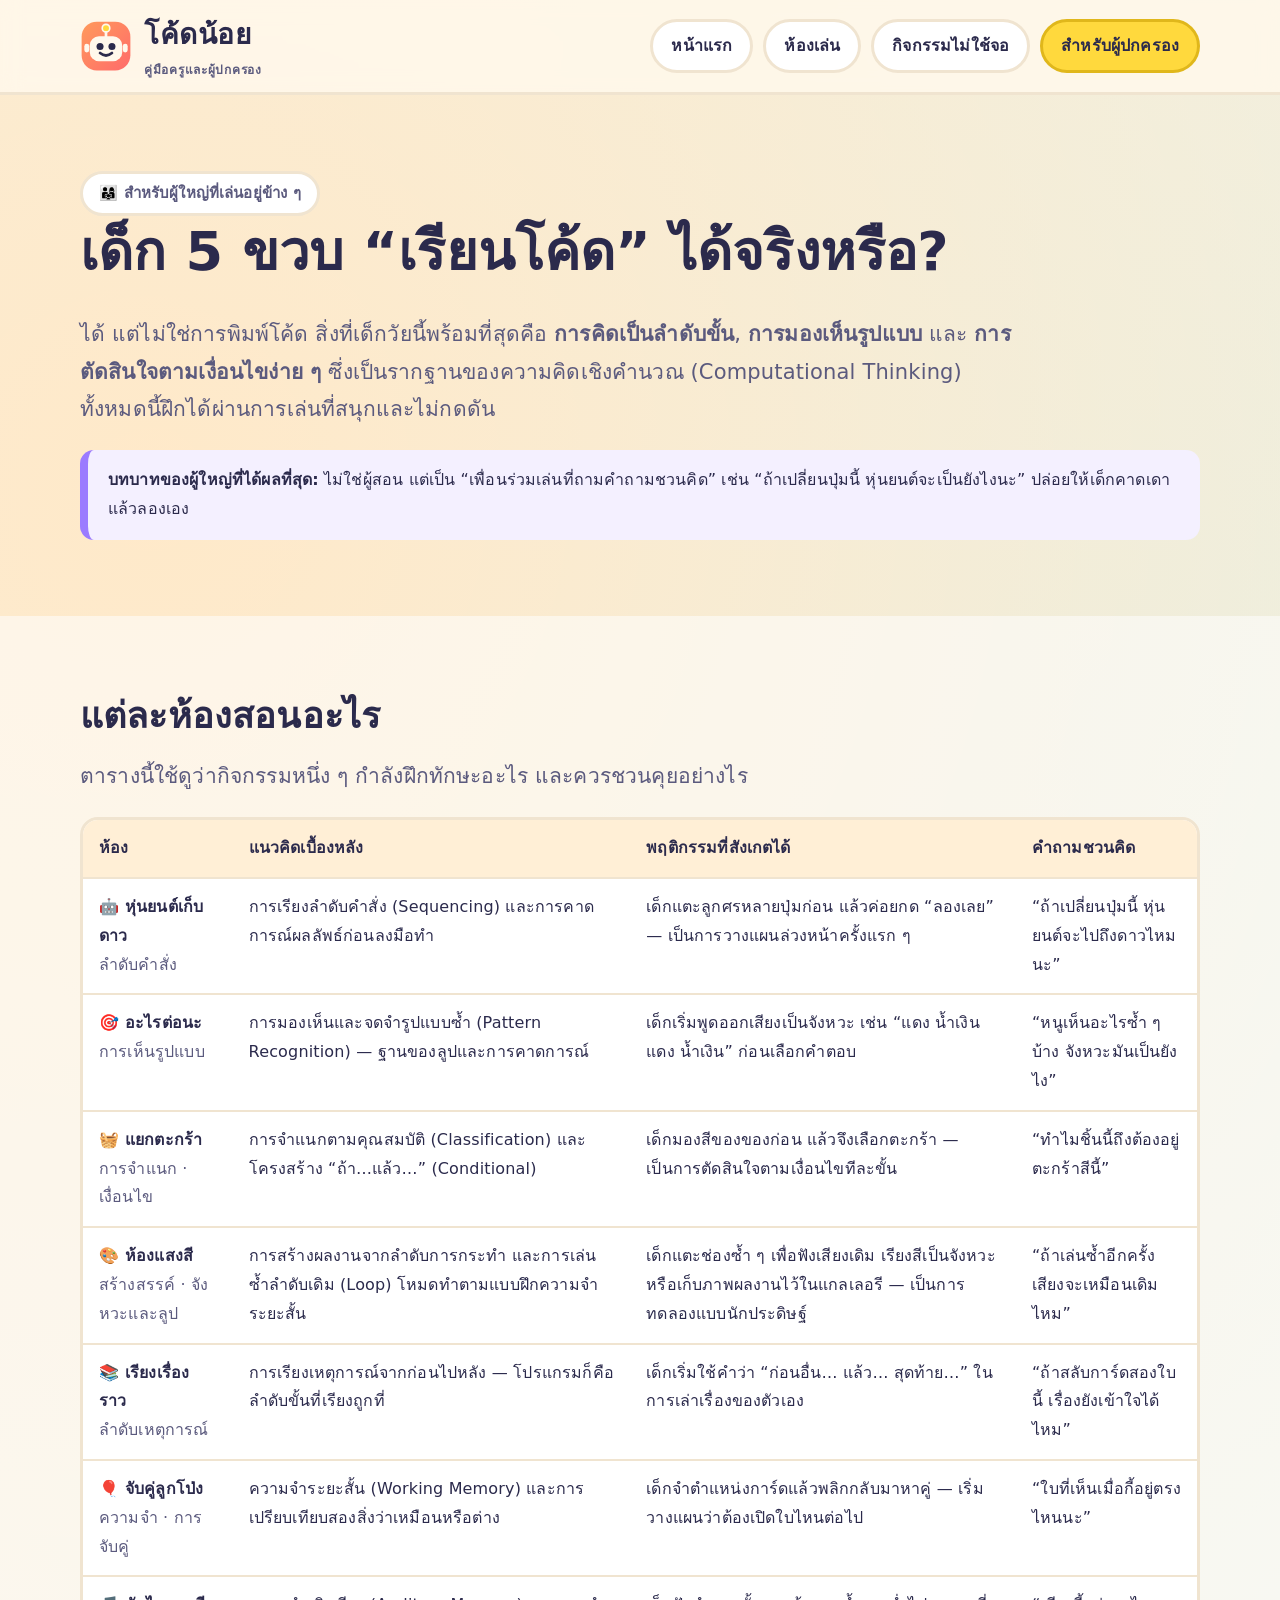
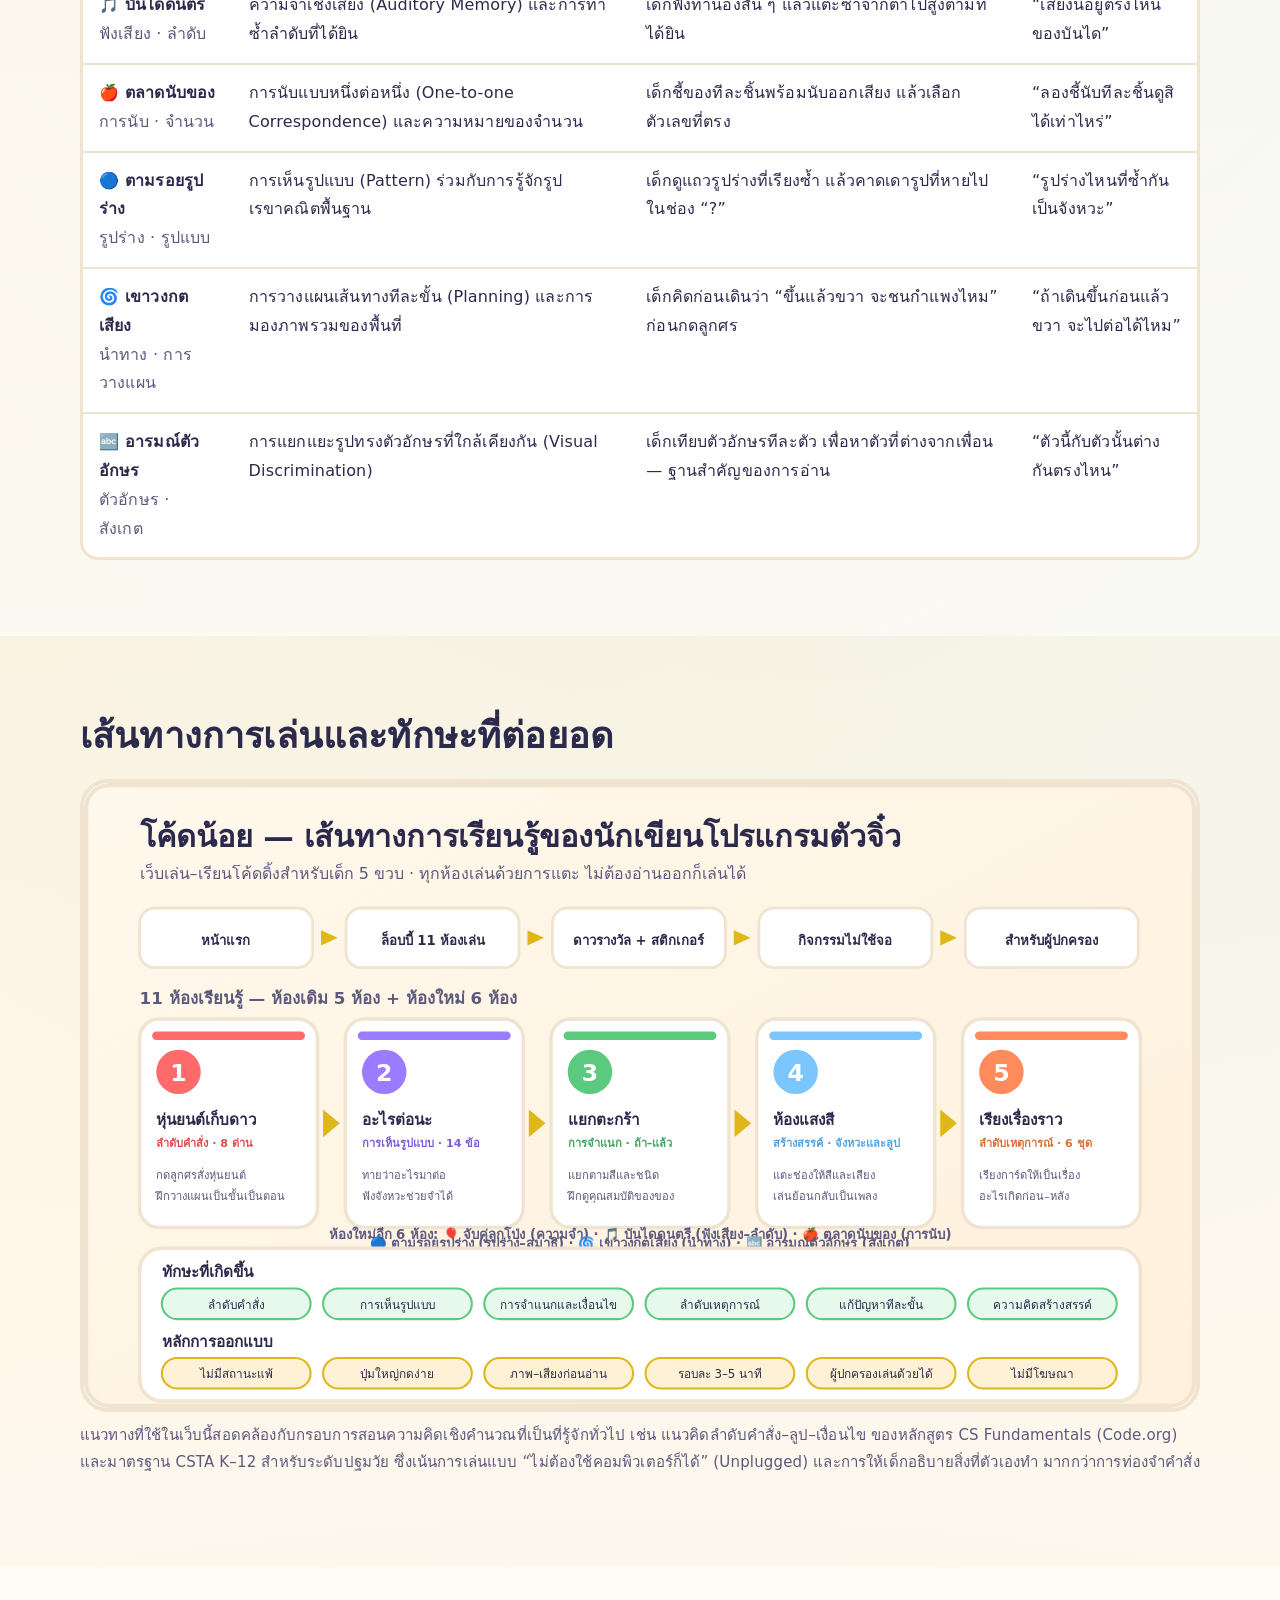
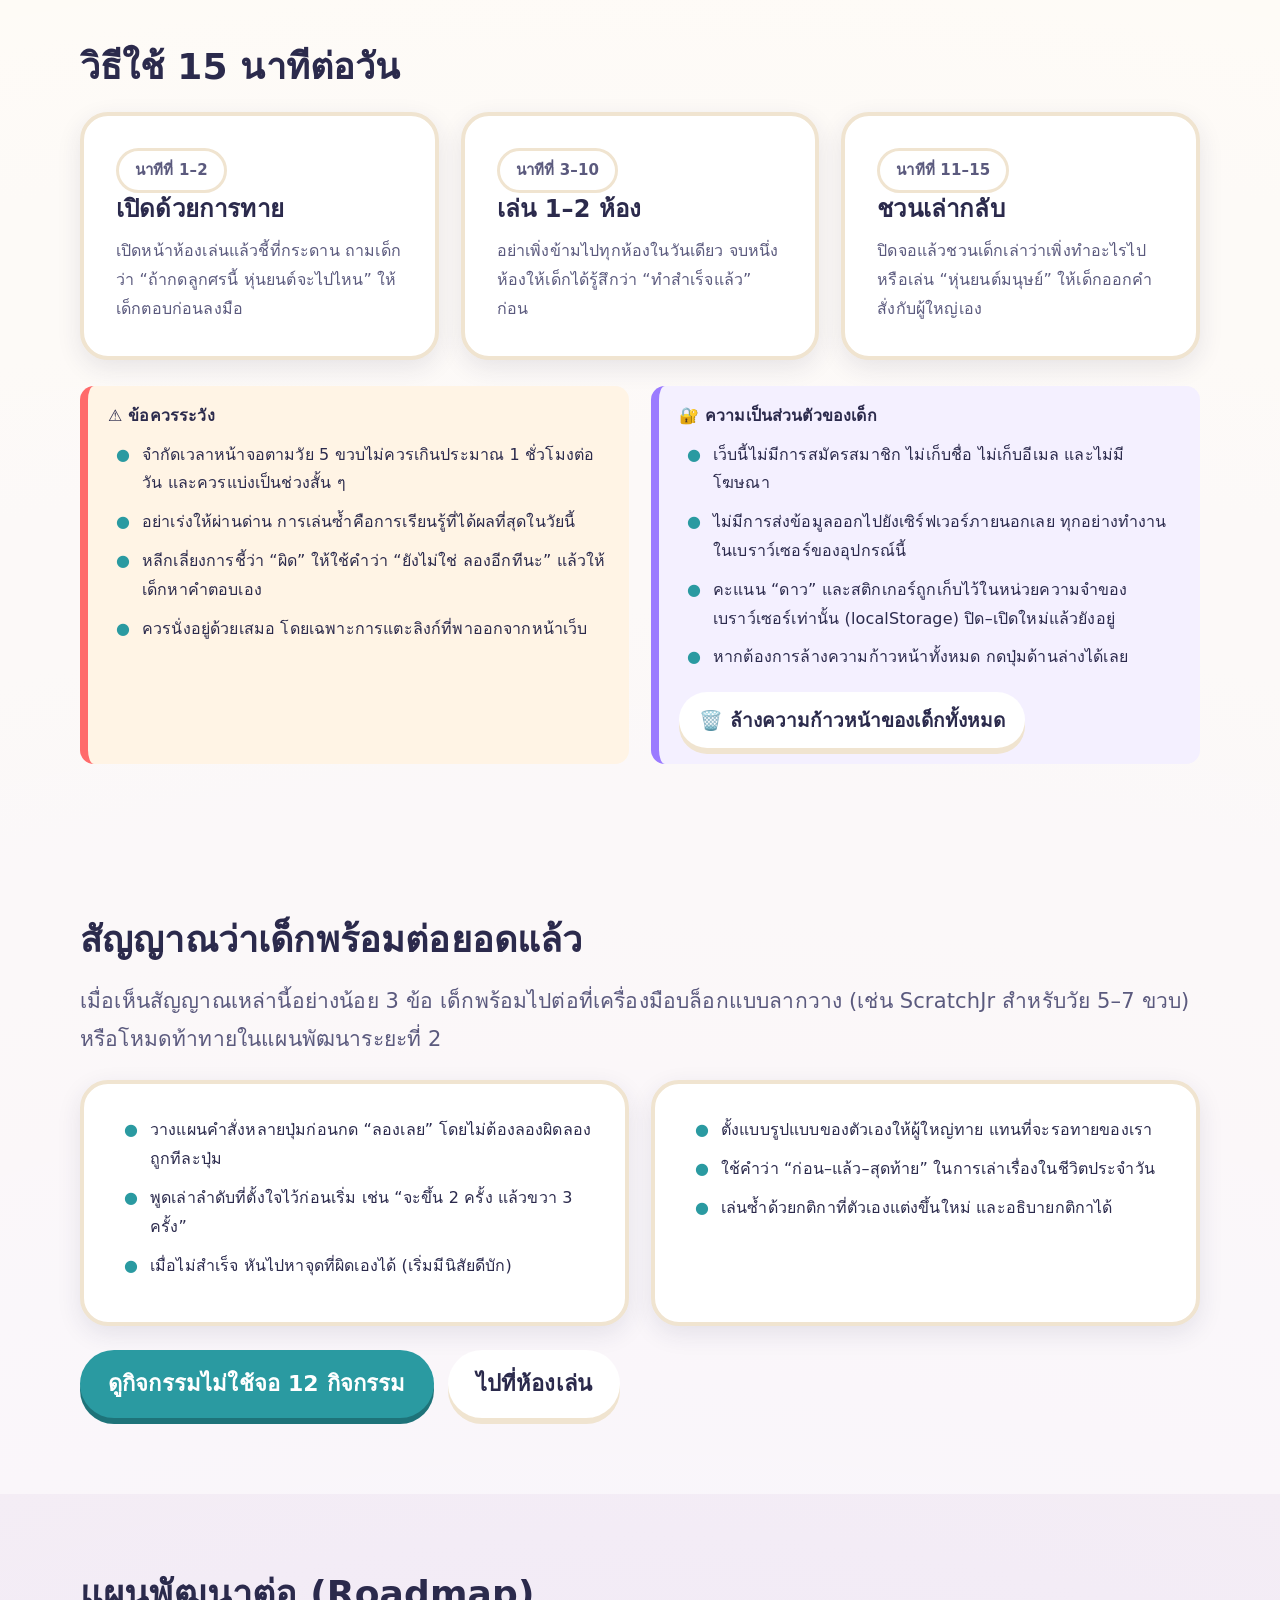
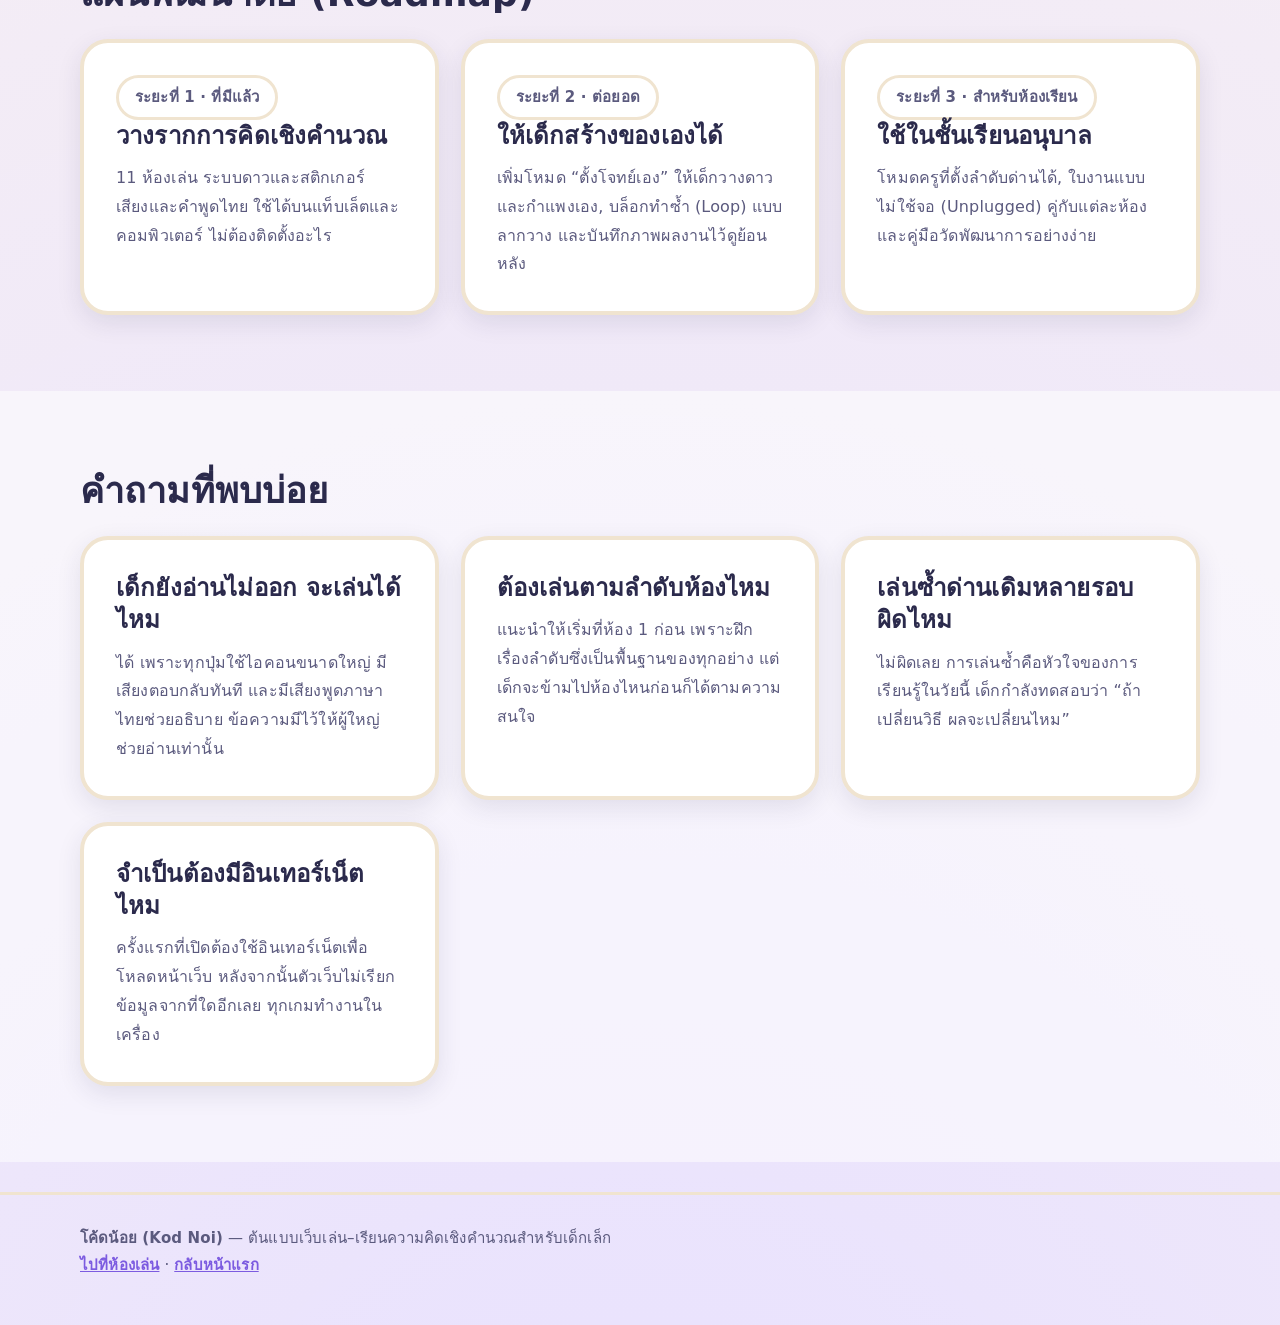
<file: parents.html>
<!DOCTYPE html>
<html lang="th">
<head>
<meta charset="utf-8">
<meta name="viewport" content="width=device-width,initial-scale=1,viewport-fit=cover">
<title>สำหรับครูและผู้ปกครอง — โค้ดน้อย</title>
<meta name="description" content="คู่มือสำหรับครูและผู้ปกครองของโค้ดน้อย อธิบายว่าแต่ละกิจกรรมสอนแนวคิดอะไร ควรนั่งเล่นด้วยอย่างไร และข้อควรระวังด้านเวลาหน้าจอ">
<meta name="theme-color" content="#FFF8EC">
<link rel="icon" href="assets/img/logo.svg" type="image/svg+xml">
<link rel="stylesheet" href="assets/css/style.css">
</head>
<body>
<a class="skip" href="#main">ข้ามไปเนื้อหาหลัก</a>

<header class="top">
  <div class="wrap top__in">
    <a class="brand" href="index.html">
      <img src="assets/img/logo.svg" alt="">
      <span>
        <b>โค้ดน้อย</b>
        <small>คู่มือครูและผู้ปกครอง</small>
      </span>
    </a>
    <nav class="nav" aria-label="เมนูหลัก">
      <a href="index.html">หน้าแรก</a>
      <a href="play.html">ห้องเล่น</a>
      <a href="lessons.html">กิจกรรมไม่ใช้จอ</a>
      <a href="parents.html" aria-current="page">สำหรับผู้ปกครอง</a>
    </nav>
  </div>
</header>

<main id="main">

  <section class="section">
    <div class="wrap">
      <span class="pill">👨‍👩‍👧 สำหรับผู้ใหญ่ที่เล่นอยู่ข้าง ๆ</span>
      <h1>เด็ก 5 ขวบ “เรียนโค้ด” ได้จริงหรือ?</h1>
      <p class="lead" style="max-width:70ch">
        ได้ แต่ไม่ใช่การพิมพ์โค้ด สิ่งที่เด็กวัยนี้พร้อมที่สุดคือ <b>การคิดเป็นลำดับขั้น</b>,
        <b>การมองเห็นรูปแบบ</b> และ <b>การตัดสินใจตามเงื่อนไขง่าย ๆ</b> ซึ่งเป็นรากฐานของความคิดเชิงคำนวณ
        (Computational Thinking) ทั้งหมดนี้ฝึกได้ผ่านการเล่นที่สนุกและไม่กดดัน
      </p>
      <div class="note">
        <b>บทบาทของผู้ใหญ่ที่ได้ผลที่สุด:</b> ไม่ใช่ผู้สอน แต่เป็น “เพื่อนร่วมเล่นที่ถามคำถามชวนคิด”
        เช่น “ถ้าเปลี่ยนปุ่มนี้ หุ่นยนต์จะเป็นยังไงนะ” ปล่อยให้เด็กคาดเดา แล้วลองเอง
      </div>
    </div>
  </section>

  <section class="section" style="background:rgba(255,255,255,.55)">
    <div class="wrap">
      <h2>แต่ละห้องสอนอะไร</h2>
      <p class="lead">ตารางนี้ใช้ดูว่ากิจกรรมหนึ่ง ๆ กำลังฝึกทักษะอะไร และควรชวนคุยอย่างไร</p>

      <div class="tablewrap">
        <table>
          <thead>
            <tr>
              <th>ห้อง</th>
              <th>แนวคิดเบื้องหลัง</th>
              <th>พฤติกรรมที่สังเกตได้</th>
              <th>คำถามชวนคิด</th>
            </tr>
          </thead>
          <tbody>
            <tr>
              <td><b>🤖 หุ่นยนต์เก็บดาว</b><br><span class="muted">ลำดับคำสั่ง</span></td>
              <td>การเรียงลำดับคำสั่ง (Sequencing) และการคาดการณ์ผลลัพธ์ก่อนลงมือทำ</td>
              <td>เด็กแตะลูกศรหลายปุ่มก่อน แล้วค่อยกด “ลองเลย” — เป็นการวางแผนล่วงหน้าครั้งแรก ๆ</td>
              <td>“ถ้าเปลี่ยนปุ่มนี้ หุ่นยนต์จะไปถึงดาวไหมนะ”</td>
            </tr>
            <tr>
              <td><b>🎯 อะไรต่อนะ</b><br><span class="muted">การเห็นรูปแบบ</span></td>
              <td>การมองเห็นและจดจำรูปแบบซ้ำ (Pattern Recognition) — ฐานของลูปและการคาดการณ์</td>
              <td>เด็กเริ่มพูดออกเสียงเป็นจังหวะ เช่น “แดง น้ำเงิน แดง น้ำเงิน” ก่อนเลือกคำตอบ</td>
              <td>“หนูเห็นอะไรซ้ำ ๆ บ้าง จังหวะมันเป็นยังไง”</td>
            </tr>
            <tr>
              <td><b>🧺 แยกตะกร้า</b><br><span class="muted">การจำแนก · เงื่อนไข</span></td>
              <td>การจำแนกตามคุณสมบัติ (Classification) และโครงสร้าง “ถ้า…แล้ว…” (Conditional)</td>
              <td>เด็กมองสีของของก่อน แล้วจึงเลือกตะกร้า — เป็นการตัดสินใจตามเงื่อนไขทีละขั้น</td>
              <td>“ทำไมชิ้นนี้ถึงต้องอยู่ตะกร้าสีนี้”</td>
            </tr>
            <tr>
              <td><b>🎨 ห้องแสงสี</b><br><span class="muted">สร้างสรรค์ · จังหวะและลูป</span></td>
              <td>การสร้างผลงานจากลำดับการกระทำ และการเล่นซ้ำลำดับเดิม (Loop) โหมดทำตามแบบฝึกความจำระยะสั้น</td>
              <td>เด็กแตะช่องซ้ำ ๆ เพื่อฟังเสียงเดิม เรียงสีเป็นจังหวะ หรือเก็บภาพผลงานไว้ในแกลเลอรี — เป็นการทดลองแบบนักประดิษฐ์</td>
              <td>“ถ้าเล่นซ้ำอีกครั้ง เสียงจะเหมือนเดิมไหม”</td>
            </tr>
            <tr>
              <td><b>📚 เรียงเรื่องราว</b><br><span class="muted">ลำดับเหตุการณ์</span></td>
              <td>การเรียงเหตุการณ์จากก่อนไปหลัง — โปรแกรมก็คือลำดับขั้นที่เรียงถูกที่</td>
              <td>เด็กเริ่มใช้คำว่า “ก่อนอื่น… แล้ว… สุดท้าย…” ในการเล่าเรื่องของตัวเอง</td>
              <td>“ถ้าสลับการ์ดสองใบนี้ เรื่องยังเข้าใจได้ไหม”</td>
            </tr>
            <tr>
              <td><b>🎈 จับคู่ลูกโป่ง</b><br><span class="muted">ความจำ · การจับคู่</span></td>
              <td>ความจำระยะสั้น (Working Memory) และการเปรียบเทียบสองสิ่งว่าเหมือนหรือต่าง</td>
              <td>เด็กจำตำแหน่งการ์ดแล้วพลิกกลับมาหาคู่ — เริ่มวางแผนว่าต้องเปิดใบไหนต่อไป</td>
              <td>“ใบที่เห็นเมื่อกี้อยู่ตรงไหนนะ”</td>
            </tr>
            <tr>
              <td><b>🎵 บันไดดนตรี</b><br><span class="muted">ฟังเสียง · ลำดับ</span></td>
              <td>ความจำเชิงเสียง (Auditory Memory) และการทำซ้ำลำดับที่ได้ยิน</td>
              <td>เด็กฟังทำนองสั้น ๆ แล้วแตะซ้ำจากต่ำไปสูงตามที่ได้ยิน</td>
              <td>“เสียงนี้อยู่ตรงไหนของบันได”</td>
            </tr>
            <tr>
              <td><b>🍎 ตลาดนับของ</b><br><span class="muted">การนับ · จำนวน</span></td>
              <td>การนับแบบหนึ่งต่อหนึ่ง (One-to-one Correspondence) และความหมายของจำนวน</td>
              <td>เด็กชี้ของทีละชิ้นพร้อมนับออกเสียง แล้วเลือกตัวเลขที่ตรง</td>
              <td>“ลองชี้นับทีละชิ้นดูสิ ได้เท่าไหร่”</td>
            </tr>
            <tr>
              <td><b>🔵 ตามรอยรูปร่าง</b><br><span class="muted">รูปร่าง · รูปแบบ</span></td>
              <td>การเห็นรูปแบบ (Pattern) ร่วมกับการรู้จักรูปเรขาคณิตพื้นฐาน</td>
              <td>เด็กดูแถวรูปร่างที่เรียงซ้ำ แล้วคาดเดารูปที่หายไปในช่อง “?”</td>
              <td>“รูปร่างไหนที่ซ้ำกันเป็นจังหวะ”</td>
            </tr>
            <tr>
              <td><b>🌀 เขาวงกตเสียง</b><br><span class="muted">นำทาง · การวางแผน</span></td>
              <td>การวางแผนเส้นทางทีละขั้น (Planning) และการมองภาพรวมของพื้นที่</td>
              <td>เด็กคิดก่อนเดินว่า “ขึ้นแล้วขวา จะชนกำแพงไหม” ก่อนกดลูกศร</td>
              <td>“ถ้าเดินขึ้นก่อนแล้วขวา จะไปต่อได้ไหม”</td>
            </tr>
            <tr>
              <td><b>🔤 อารมณ์ตัวอักษร</b><br><span class="muted">ตัวอักษร · สังเกต</span></td>
              <td>การแยกแยะรูปทรงตัวอักษรที่ใกล้เคียงกัน (Visual Discrimination)</td>
              <td>เด็กเทียบตัวอักษรทีละตัว เพื่อหาตัวที่ต่างจากเพื่อน — ฐานสำคัญของการอ่าน</td>
              <td>“ตัวนี้กับตัวนั้นต่างกันตรงไหน”</td>
            </tr>
          </tbody>
        </table>
      </div>
    </div>
  </section>

  <section class="section">
    <div class="wrap">
      <h2>เส้นทางการเล่นและทักษะที่ต่อยอด</h2>
      <div class="pathscroll">
        <img class="pathimg" src="assets/img/how-it-works.svg"
             alt="แผนภาพเส้นทางการเรียนรู้ 11 ห้องเล่นของโค้ดน้อย พร้อมทักษะและหลักการออกแบบ">
      </div>
      <p class="pathhint center">↔ ภาพใหญ่นิดหน่อย เลื่อนซ้าย–ขวาดูได้</p>
      <p class="muted" style="font-size:15px;margin-top:10px">
        แนวทางที่ใช้ในเว็บนี้สอดคล้องกับกรอบการสอนความคิดเชิงคำนวณที่เป็นที่รู้จักทั่วไป
        เช่น แนวคิดลำดับคำสั่ง–ลูป–เงื่อนไข ของหลักสูตร CS Fundamentals (Code.org)
        และมาตรฐาน CSTA K–12 สำหรับระดับปฐมวัย ซึ่งเน้นการเล่นแบบ “ไม่ต้องใช้คอมพิวเตอร์ก็ได้” (Unplugged)
        และการให้เด็กอธิบายสิ่งที่ตัวเองทำ มากกว่าการท่องจำคำสั่ง
      </p>
    </div>
  </section>

  <section class="section" style="background:rgba(255,255,255,.55)">
    <div class="wrap">
      <h2>วิธีใช้ 15 นาทีต่อวัน</h2>
      <div class="grid grid--3" style="margin-top:20px">
        <div class="card">
          <span class="pill">นาทีที่ 1–2</span>
          <h3>เปิดด้วยการทาย</h3>
          <p class="muted" style="margin:0">เปิดหน้าห้องเล่นแล้วชี้ที่กระดาน ถามเด็กว่า “ถ้ากดลูกศรนี้ หุ่นยนต์จะไปไหน” ให้เด็กตอบก่อนลงมือ</p>
        </div>
        <div class="card">
          <span class="pill">นาทีที่ 3–10</span>
          <h3>เล่น 1–2 ห้อง</h3>
          <p class="muted" style="margin:0">อย่าเพิ่งข้ามไปทุกห้องในวันเดียว จบหนึ่งห้องให้เด็กได้รู้สึกว่า “ทำสำเร็จแล้ว” ก่อน</p>
        </div>
        <div class="card">
          <span class="pill">นาทีที่ 11–15</span>
          <h3>ชวนเล่ากลับ</h3>
          <p class="muted" style="margin:0">ปิดจอแล้วชวนเด็กเล่าว่าเพิ่งทำอะไรไป หรือเล่น “หุ่นยนต์มนุษย์” ให้เด็กออกคำสั่งกับผู้ใหญ่เอง</p>
        </div>
      </div>

      <div class="grid grid--2" style="margin-top:26px">
        <div class="warnbox">
          <b>⚠️ ข้อควรระวัง</b>
          <ul class="clean" style="margin-top:10px">
            <li>จำกัดเวลาหน้าจอตามวัย 5 ขวบไม่ควรเกินประมาณ 1 ชั่วโมงต่อวัน และควรแบ่งเป็นช่วงสั้น ๆ</li>
            <li>อย่าเร่งให้ผ่านด่าน การเล่นซ้ำคือการเรียนรู้ที่ได้ผลที่สุดในวัยนี้</li>
            <li>หลีกเลี่ยงการชี้ว่า “ผิด” ให้ใช้คำว่า “ยังไม่ใช่ ลองอีกทีนะ” แล้วให้เด็กหาคำตอบเอง</li>
            <li>ควรนั่งอยู่ด้วยเสมอ โดยเฉพาะการแตะลิงก์ที่พาออกจากหน้าเว็บ</li>
          </ul>
        </div>
        <div class="note">
          <b>🔐 ความเป็นส่วนตัวของเด็ก</b>
          <ul class="clean" style="margin-top:10px">
            <li>เว็บนี้ไม่มีการสมัครสมาชิก ไม่เก็บชื่อ ไม่เก็บอีเมล และไม่มีโฆษณา</li>
            <li>ไม่มีการส่งข้อมูลออกไปยังเซิร์ฟเวอร์ภายนอกเลย ทุกอย่างทำงานในเบราว์เซอร์ของอุปกรณ์นี้</li>
            <li>คะแนน “ดาว” และสติกเกอร์ถูกเก็บไว้ในหน่วยความจำของเบราว์เซอร์เท่านั้น (localStorage) ปิด–เปิดใหม่แล้วยังอยู่</li>
            <li>หากต้องการล้างความก้าวหน้าทั้งหมด กดปุ่มด้านล่างได้เลย</li>
          </ul>
          <button class="btn btn--ghost btn--sm" id="resetProgress" type="button" style="margin-top:10px">🗑️ ล้างความก้าวหน้าของเด็กทั้งหมด</button>
        </div>
      </div>
    </div>
  </section>

  <section class="section" style="background:rgba(255,255,255,.55)">
    <div class="wrap">
      <h2>สัญญาณว่าเด็กพร้อมต่อยอดแล้ว</h2>
      <p class="lead">เมื่อเห็นสัญญาณเหล่านี้อย่างน้อย 3 ข้อ เด็กพร้อมไปต่อที่เครื่องมือบล็อกแบบลากวาง (เช่น ScratchJr สำหรับวัย 5–7 ขวบ) หรือโหมดท้าทายในแผนพัฒนาระยะที่ 2</p>
      <div class="grid grid--2" style="margin-top:22px">
        <div class="card">
          <ul class="clean" style="margin:0">
            <li>วางแผนคำสั่งหลายปุ่มก่อนกด “ลองเลย” โดยไม่ต้องลองผิดลองถูกทีละปุ่ม</li>
            <li>พูดเล่าลำดับที่ตั้งใจไว้ก่อนเริ่ม เช่น “จะขึ้น 2 ครั้ง แล้วขวา 3 ครั้ง”</li>
            <li>เมื่อไม่สำเร็จ หันไปหาจุดที่ผิดเองได้ (เริ่มมีนิสัยดีบัก)</li>
          </ul>
        </div>
        <div class="card">
          <ul class="clean" style="margin:0">
            <li>ตั้งแบบรูปแบบของตัวเองให้ผู้ใหญ่ทาย แทนที่จะรอทายของเรา</li>
            <li>ใช้คำว่า “ก่อน–แล้ว–สุดท้าย” ในการเล่าเรื่องในชีวิตประจำวัน</li>
            <li>เล่นซ้ำด้วยกติกาที่ตัวเองแต่งขึ้นใหม่ และอธิบายกติกาได้</li>
          </ul>
        </div>
      </div>
      <div class="btn-row" style="margin-top:24px">
        <a class="btn btn--teal" href="lessons.html">ดูกิจกรรมไม่ใช้จอ 12 กิจกรรม</a>
        <a class="btn btn--ghost" href="play.html">ไปที่ห้องเล่น</a>
      </div>
    </div>
  </section>

  <section class="section">
    <div class="wrap">
      <h2>แผนพัฒนาต่อ (Roadmap)</h2>
      <div class="grid grid--3" style="margin-top:20px">
        <div class="card">
          <span class="pill">ระยะที่ 1 · ที่มีแล้ว</span>
          <h3>วางรากการคิดเชิงคำนวณ</h3>
          <p class="muted" style="margin:0">11 ห้องเล่น ระบบดาวและสติกเกอร์ เสียงและคำพูดไทย ใช้ได้บนแท็บเล็ตและคอมพิวเตอร์ ไม่ต้องติดตั้งอะไร</p>
        </div>
        <div class="card">
          <span class="pill">ระยะที่ 2 · ต่อยอด</span>
          <h3>ให้เด็กสร้างของเองได้</h3>
          <p class="muted" style="margin:0">เพิ่มโหมด “ตั้งโจทย์เอง” ให้เด็กวางดาวและกำแพงเอง, บล็อกทำซ้ำ (Loop) แบบลากวาง และบันทึกภาพผลงานไว้ดูย้อนหลัง</p>
        </div>
        <div class="card">
          <span class="pill">ระยะที่ 3 · สำหรับห้องเรียน</span>
          <h3>ใช้ในชั้นเรียนอนุบาล</h3>
          <p class="muted" style="margin:0">โหมดครูที่ตั้งลำดับด่านได้, ใบงานแบบไม่ใช้จอ (Unplugged) คู่กับแต่ละห้อง และคู่มือวัดพัฒนาการอย่างง่าย</p>
        </div>
      </div>
    </div>
  </section>

  <section class="section" style="background:rgba(255,255,255,.55)">
    <div class="wrap">
      <h2>คำถามที่พบบ่อย</h2>
      <div class="grid grid--2" style="margin-top:20px">
        <div class="card">
          <h3>เด็กยังอ่านไม่ออก จะเล่นได้ไหม</h3>
          <p class="muted" style="margin:0">ได้ เพราะทุกปุ่มใช้ไอคอนขนาดใหญ่ มีเสียงตอบกลับทันที และมีเสียงพูดภาษาไทยช่วยอธิบาย ข้อความมีไว้ให้ผู้ใหญ่ช่วยอ่านเท่านั้น</p>
        </div>
        <div class="card">
          <h3>ต้องเล่นตามลำดับห้องไหม</h3>
          <p class="muted" style="margin:0">แนะนำให้เริ่มที่ห้อง 1 ก่อน เพราะฝึกเรื่องลำดับซึ่งเป็นพื้นฐานของทุกอย่าง แต่เด็กจะข้ามไปห้องไหนก่อนก็ได้ตามความสนใจ</p>
        </div>
        <div class="card">
          <h3>เล่นซ้ำด่านเดิมหลายรอบ ผิดไหม</h3>
          <p class="muted" style="margin:0">ไม่ผิดเลย การเล่นซ้ำคือหัวใจของการเรียนรู้ในวัยนี้ เด็กกำลังทดสอบว่า “ถ้าเปลี่ยนวิธี ผลจะเปลี่ยนไหม”</p>
        </div>
        <div class="card">
          <h3>จำเป็นต้องมีอินเทอร์เน็ตไหม</h3>
          <p class="muted" style="margin:0">ครั้งแรกที่เปิดต้องใช้อินเทอร์เน็ตเพื่อโหลดหน้าเว็บ หลังจากนั้นตัวเว็บไม่เรียกข้อมูลจากที่ใดอีกเลย ทุกเกมทำงานในเครื่อง</p>
        </div>
      </div>
    </div>
  </section>

</main>

<footer class="foot">
  <div class="wrap">
    <b>โค้ดน้อย (Kod Noi)</b> — ต้นแบบเว็บเล่น–เรียนความคิดเชิงคำนวณสำหรับเด็กเล็ก
    <br><a href="play.html">ไปที่ห้องเล่น</a> · <a href="index.html">กลับหน้าแรก</a>
  </div>
</footer>

<script src="assets/js/app.js" defer></script>
<script src="assets/js/parents.js" defer></script>
</body>
</html>
</file>
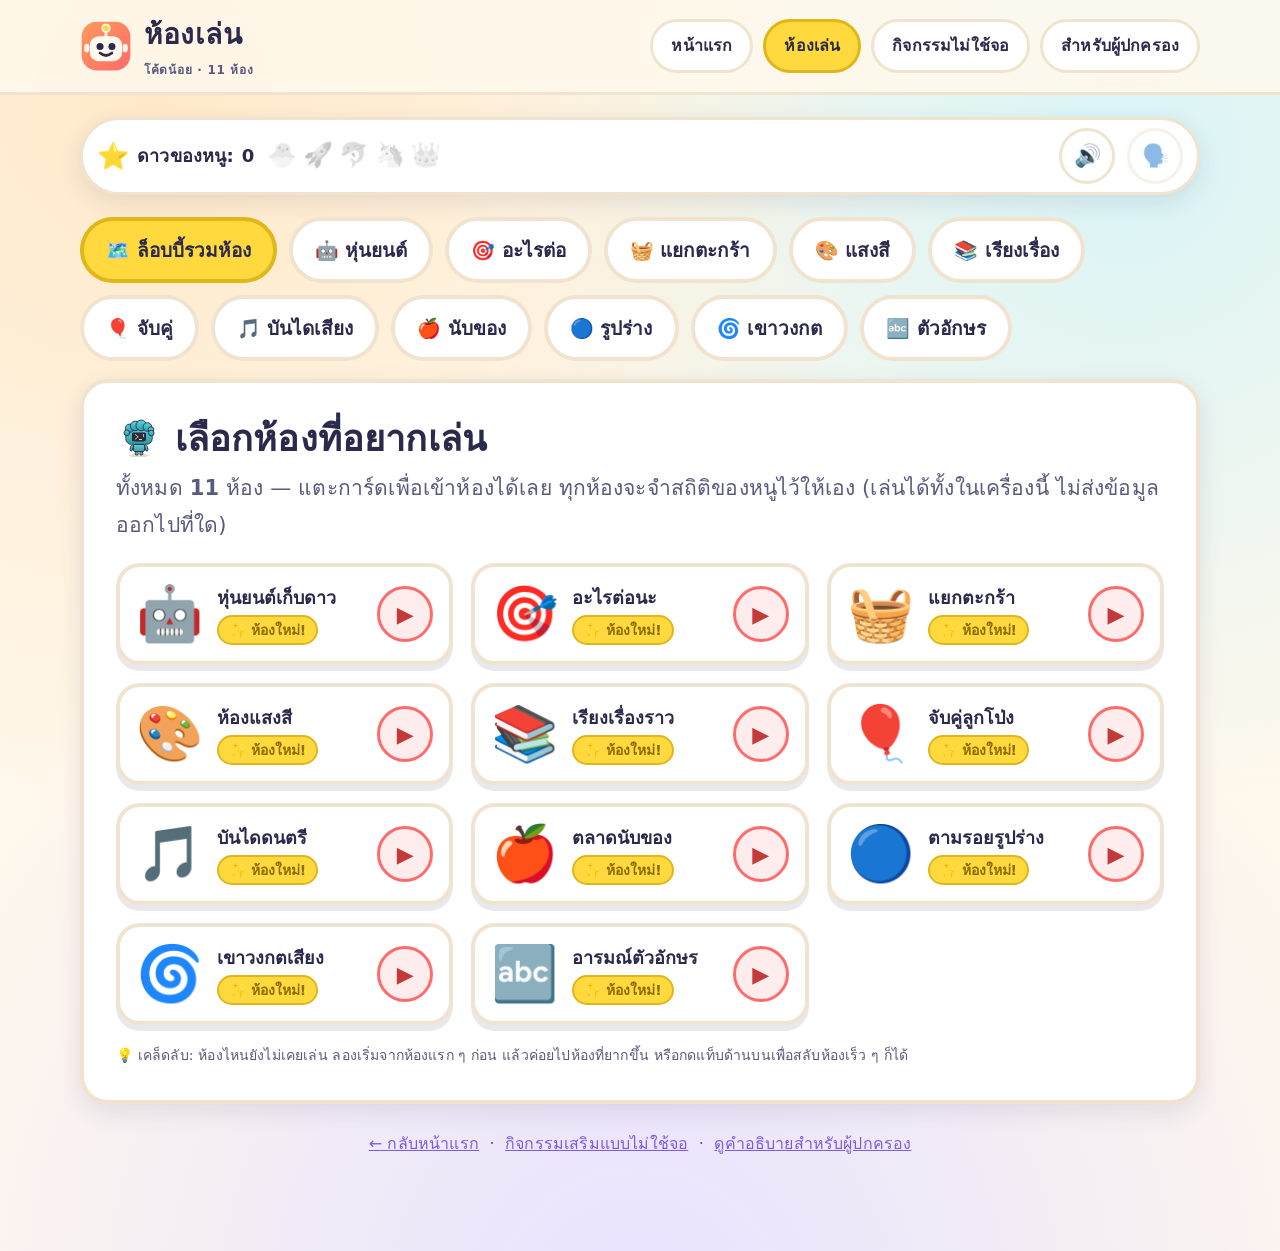
<file: play.html>
<!DOCTYPE html>
<html lang="th">
<head>
<meta charset="utf-8">
<meta name="viewport" content="width=device-width,initial-scale=1,viewport-fit=cover">
<title>ห้องเล่น 11 ห้อง — โค้ดน้อย</title>
<meta name="description" content="ล็อบบี้ห้องเล่นของโค้ดน้อย รวม 11 ห้องมินิเกมสำหรับเด็ก 5 ขวบ ฝึกลำดับคำสั่ง รูปแบบ การจำแนก การนับ การฟัง และความคิดสร้างสรรค์ พร้อมบันทึกผลการเล่นรายห้อง">
<meta name="theme-color" content="#FFF8EC">
<link rel="icon" href="assets/img/logo.svg" type="image/svg+xml">
<link rel="stylesheet" href="assets/css/style.css">
</head>
<body>
<a class="skip" href="#playTop">ข้ามไปล็อบบี้</a>

<header class="top">
  <div class="wrap top__in">
    <a class="brand" href="index.html">
      <img src="assets/img/logo.svg" alt="">
      <span>
        <b>ห้องเล่น</b>
        <small>โค้ดน้อย · <span id="lobbyTotal">11</span> ห้อง</small>
      </span>
    </a>
    <nav class="nav" aria-label="เมนูหลัก">
      <a href="index.html">หน้าแรก</a>
      <a href="play.html" aria-current="page">ห้องเล่น</a>
      <a href="lessons.html">กิจกรรมไม่ใช้จอ</a>
      <a href="parents.html">สำหรับผู้ปกครอง</a>
    </nav>
  </div>
</header>

<main id="playTop" class="section" style="padding-top:22px">
  <div class="wrap">

    <!-- แถบสถานะ -->
    <div class="hud" style="margin-bottom:8px">
      <span class="hud__stars"><span class="emo" style="font-size:26px">⭐</span> ดาวของหนู: <b id="starCount">0</b></span>
      <span class="shelf" id="shelf" aria-label="สติกเกอร์ที่สะสมได้"></span>
      <span style="flex:1"></span>
      <button class="iconbtn" id="btnSound" type="button" aria-pressed="true" aria-label="เปิดหรือปิดเสียงเอฟเฟกต์">🔊</button>
      <button class="iconbtn" id="btnVoice" type="button" aria-pressed="true" aria-label="เปิดหรือปิดเสียงพูดผู้ช่วย">🗣️</button>
    </div>

    <!-- แท็บล็อบบี้ -->
    <div class="tabs" role="tablist" aria-label="เลือกห้องเล่น">
      <button class="tab" role="tab" data-tab="lobby" aria-selected="true" aria-controls="tab-lobby">🗺️ ล็อบบี้รวมห้อง</button>
      <button class="tab" role="tab" data-tab="robot" aria-selected="false" aria-controls="tab-robot">🤖 หุ่นยนต์</button>
      <button class="tab" role="tab" data-tab="pattern" aria-selected="false" aria-controls="tab-pattern">🎯 อะไรต่อ</button>
      <button class="tab" role="tab" data-tab="sort" aria-selected="false" aria-controls="tab-sort">🧺 แยกตะกร้า</button>
      <button class="tab" role="tab" data-tab="studio" aria-selected="false" aria-controls="tab-studio">🎨 แสงสี</button>
      <button class="tab" role="tab" data-tab="story" aria-selected="false" aria-controls="tab-story">📚 เรียงเรื่อง</button>
      <button class="tab" role="tab" data-tab="balloon" aria-selected="false" aria-controls="tab-balloon">🎈 จับคู่</button>
      <button class="tab" role="tab" data-tab="music" aria-selected="false" aria-controls="tab-music">🎵 บันไดเสียง</button>
      <button class="tab" role="tab" data-tab="count" aria-selected="false" aria-controls="tab-count">🍎 นับของ</button>
      <button class="tab" role="tab" data-tab="shape" aria-selected="false" aria-controls="tab-shape">🔵 รูปร่าง</button>
      <button class="tab" role="tab" data-tab="maze" aria-selected="false" aria-controls="tab-maze">🌀 เขาวงกต</button>
      <button class="tab" role="tab" data-tab="word" aria-selected="false" aria-controls="tab-word">🔤 ตัวอักษร</button>
    </div>

    <!-- ================= ล็อบบี้ ================= -->
    <section class="panel on" id="tab-lobby" role="tabpanel" aria-label="ล็อบบี้รวมห้องเล่น">
      <div class="card">
        <h2 style="margin-bottom:6px"><img class="lobbymascot" src="assets/img/mascot.svg" alt=""> เลือกห้องที่อยากเล่น</h2>
        <p class="lead" style="margin-bottom:18px">
          ทั้งหมด <b id="lobbyTotalDup">11</b> ห้อง — แตะการ์ดเพื่อเข้าห้องได้เลย
          ทุกห้องจะจำสถิติของหนูไว้ให้เอง (เล่นได้ทั้งในเครื่องนี้ ไม่ส่งข้อมูลออกไปที่ใด)
        </p>
        <div class="roomgrid" id="lobbyGrid"></div>
        <p class="muted" style="font-size:14px;margin:18px 0 0">
          💡 เคล็ดลับ: ห้องไหนยังไม่เคยเล่น ลองเริ่มจากห้องแรก ๆ ก่อน แล้วค่อยไปห้องที่ยากขึ้น
          หรือกดแท็บด้านบนเพื่อสลับห้องเร็ว ๆ ก็ได้
        </p>
      </div>
    </section>

    <!-- ======== ห้อง 1: หุ่นยนต์เก็บดาว ======== -->
    <section class="panel" id="tab-robot" role="tabpanel" aria-label="หุ่นยนต์เก็บดาว">
      <div class="stage">
        <div class="stage__head">
          <a class="backbtn" href="#lobby" data-back="lobby">🗺️ ล็อบบี้</a>
          <h3>🤖 หุ่นยนต์เก็บดาว</h3>
          <span class="badge badge--coral">ลำดับคำสั่ง</span>
          <span class="goal"><span id="rLevel">ด่าน 1 / 8</span> <span class="goaldots" id="rDots" aria-hidden="true"></span></span>
        </div>
        <p class="banner" id="rHint">กดลูกศรให้หุ่นยนต์เดินไปหาดาว ⭐</p>
        <div class="howto" aria-label="วิธีเล่นแบบภาพ: กดลูกศร หุ่นยนต์เดินตาม ไปให้ถึงดาว">
          <span class="howto__g">⬆️⬅️➡️</span><i class="howto__arr">➜</i>
          <span class="howto__g">🤖</span><i class="howto__arr">➜</i>
          <span class="howto__g">⭐</span>
        </div>
        <p class="muted" style="font-size:14px;margin:8px 0 0">วิธีเล่น: กดลูกศรให้ครบแผน แล้วกด “ลองเลย” ถ้ายังไม่ถึงดาวก็แก้ได้เรื่อย ๆ ไม่มีหักดาว</p>

        <div class="playzone" style="margin-top:14px">
          <div class="boardwrap">
            <div class="board" id="rBoard" aria-label="กระดานเดินของหุ่นยนต์">
              <div class="bot" id="rBot"><span>🤖</span></div>
            </div>
            <p class="muted center" style="font-size:14px;margin:10px 0 0">เลือกด่านที่อยากเล่นได้เลย 👇</p>
            <div class="levelpick center" id="rLevels" style="justify-content:center;margin-top:10px"></div>
          </div>

          <div>
            <div class="pad" id="rPad">
              <button class="sp" type="button" tabindex="-1" aria-hidden="true"></button>
              <button class="key" type="button" data-dir="up" aria-label="สั่งให้เดินขึ้น">⬆️</button>
              <button class="sp" type="button" tabindex="-1" aria-hidden="true"></button>
              <button class="key" type="button" data-dir="left" aria-label="สั่งให้เดินซ้าย">⬅️</button>
              <button class="key" type="button" data-dir="down" aria-label="สั่งให้เดินลง">⬇️</button>
              <button class="key" type="button" data-dir="right" aria-label="สั่งให้เดินขวา">➡️</button>
            </div>
            <div class="cmds" id="rCmds" aria-live="polite" style="margin-top:14px"><span class="empty">ยังไม่มีคำสั่ง — กดลูกศรด้านบนเพื่อเพิ่มได้เลย</span></div>
            <div class="actgrid" style="margin-top:16px">
              <button class="btn" id="rRun" type="button">▶ ลองเลย</button>
              <button class="btn btn--teal btn--sm" id="rDemo" type="button">👀 ดูตัวอย่างทางเดิน</button>
              <button class="btn btn--ghost btn--sm" id="rUndo" type="button">↩️ ย้อนกลับ</button>
              <button class="btn btn--ghost btn--sm" id="rClear" type="button">🧹 ล้างคำสั่ง</button>
              <button class="btn btn--ghost btn--sm" id="rAgain" type="button">🔄 เริ่มด่านใหม่</button>
            </div>
          </div>
        </div>
      </div>
    </section>

    <!-- ======== ห้อง 2: อะไรต่อนะ ======== -->
    <section class="panel" id="tab-pattern" role="tabpanel" aria-label="อะไรต่อนะ">
      <div class="stage">
        <div class="stage__head">
          <a class="backbtn" href="#lobby" data-back="lobby">🗺️ ล็อบบี้</a>
          <h3>🎯 อะไรต่อนะ</h3>
          <span class="badge">การเห็นรูปแบบ</span>
          <span class="goal"><span id="pCount">ข้อ 1 / 14</span> <span class="goaldots" id="pDots" aria-hidden="true"></span></span>
        </div>
        <p class="banner" id="pHint">ดูให้ดี… แล้วอะไรจะมาต่อจากช่อง “?” เอ่ย?</p>
        <div class="howto" aria-label="วิธีเล่นแบบภาพ: ดูรูปที่เรียง คิดว่าอะไรต่อ แล้วแตะคำตอบ">
          <span class="howto__g">🍎🔵🍎❓</span><i class="howto__arr">➜</i>
          <span class="howto__g">👀🤔</span><i class="howto__arr">➜</i>
          <span class="howto__g">👆✅</span>
        </div>
        <p class="muted" style="font-size:14px;margin:8px 0 0">วิธีเล่น: ดูชุดภาพที่เรียงกัน แล้วแตะคำตอบที่ควรมาต่อ ถ้าคิดไม่ออกให้กดฟังจังหวะ</p>
        <div class="seq" id="pSeq" style="margin:20px 0" aria-label="ชุดภาพที่เรียงกันอยู่"></div>
        <div class="choices" id="pChoices" aria-label="ตัวเลือกคำตอบ"></div>
        <div class="btn-row" style="justify-content:center;margin-top:20px">
          <button class="btn btn--teal btn--sm" id="pRhythm" type="button">🎵 ฟังจังหวะช่วยจำ</button>
        </div>
      </div>
    </section>

    <!-- ======== ห้อง 3: แยกตะกร้า ======== -->
    <section class="panel" id="tab-sort" role="tabpanel" aria-label="แยกตะกร้า">
      <div class="stage">
        <div class="stage__head">
          <a class="backbtn" href="#lobby" data-back="lobby">🗺️ ล็อบบี้</a>
          <h3>🧺 <span id="sTitle">แยกตามสี</span></h3>
          <span class="badge badge--leaf">การจำแนก · เงื่อนไข</span>
          <span class="goal"><span id="sCount">ชิ้นที่ 1 / 9</span> <span class="goaldots" id="sDots" aria-hidden="true"></span></span>
        </div>
        <p class="banner" id="sHint">ของชิ้นนี้ควรใส่ตะกร้าสีอะไรนะ?</p>
        <div class="howto" aria-label="วิธีเล่นแบบภาพ: ดูของที่โผล่มา แตะตะกร้าที่ถูก เรียบร้อย">
          <span class="howto__g">🍎</span><i class="howto__arr">➜</i>
          <span class="howto__g">🧺</span><i class="howto__arr">➜</i>
          <span class="howto__g">✅</span>
        </div>
        <p class="muted" style="font-size:14px;margin:8px 0 0">วิธีเล่น: ดูของที่โผล่มา แล้วแตะตะกร้าที่ใช่ มีทั้งแยกตามสีและแยกตามชนิด</p>
        <div class="sortzone" style="margin-top:18px">
          <div class="sortitem" id="sItem" aria-live="polite">🍎</div>
          <div class="baskets" id="sBaskets" aria-label="ตะกร้าแยกกลุ่ม"></div>
          <button class="btn btn--ghost btn--sm" id="sRestart" type="button">🔄 เริ่มชุดนี้ใหม่</button>
        </div>
      </div>
    </section>

    <!-- ======== ห้อง 4: ห้องแสงสี ======== -->
    <section class="panel" id="tab-studio" role="tabpanel" aria-label="ห้องแสงสี">
      <div class="stage">
        <div class="stage__head">
          <a class="backbtn" href="#lobby" data-back="lobby">🗺️ ล็อบบี้</a>
          <h3>🎨 ห้องแสงสี</h3>
          <span class="badge badge--sun">สร้างสรรค์ · จังหวะและลูป</span>
        </div>
        <p class="banner" id="gHint">เลือกสีทางขวา แล้วแตะช่องในกรอบได้เลย ทุกการแตะจะเกิดเสียงด้วยนะ 🎵</p>
        <div class="howto" aria-label="วิธีเล่นแบบภาพ: เลือกสี แตะช่องในกรอบ ฟังจังหวะที่ได้">
          <span class="howto__g">🎨</span><i class="howto__arr">➜</i>
          <span class="howto__g">👆</span><i class="howto__arr">➜</i>
          <span class="howto__g">🎵</span>
        </div>
        <p class="muted" style="font-size:14px;margin:8px 0 0">วิธีเล่น: เลือกสีแล้วแตะช่องในกรอบ กด “เล่นจังหวะ” เพื่อฟังเพลงที่หนูสร้าง</p>
        <div class="studio" style="margin-top:16px">
          <div class="canvasgrid" id="gGrid" aria-label="กระดานวาดแสงสี"></div>
          <div>
            <div class="palette" id="gPalette" aria-label="จานสี"></div>
            <div style="height:14px"></div>
            <div class="actgrid">
              <button class="btn btn--teal btn--sm" id="gPlay" type="button">▶ เล่นจังหวะ</button>
              <button class="btn btn--grape btn--sm" id="gQuiz" type="button">🧠 ทำตามแบบ</button>
              <button class="btn btn--sun btn--sm" id="gSave" type="button">🖼️ เก็บภาพ</button>
              <button class="btn btn--ghost btn--sm" id="gRandom" type="button">🎲 สุ่มภาพ</button>
              <button class="btn btn--ghost btn--sm" id="gClear" type="button">🧹 ล้าง</button>
              <button class="btn btn--ghost btn--sm" id="gFree" type="button">✏️ วาดอิสระ</button>
            </div>
          </div>
        </div>
        <h3 style="margin-top:24px">🖼️ แกลเลอรีของหนู</h3>
        <div class="minigal" id="gGallery" aria-label="ภาพที่บันทึกไว้"></div>
      </div>
    </section>

    <!-- ======== ห้อง 5: เรียงเรื่องราว ======== -->
    <section class="panel" id="tab-story" role="tabpanel" aria-label="เรียงเรื่องราว">
      <div class="stage">
        <div class="stage__head">
          <a class="backbtn" href="#lobby" data-back="lobby">🗺️ ล็อบบี้</a>
          <h3>📚 เรียงเรื่องราว</h3>
          <span class="badge badge--coral">ลำดับเหตุการณ์</span>
          <span class="goal"><span id="tCount">ชุดที่ 1 / 6</span> <span class="goaldots" id="tDots" aria-hidden="true"></span></span>
        </div>
        <p class="banner" id="tHint">เรื่องนี้อะไรเกิดก่อน อะไรเกิดทีหลัง? แตะการ์ดเรียงจากซ้ายไปขวา</p>
        <div class="howto" aria-label="วิธีเล่นแบบภาพ: แตะการ์ดเรียงให้เป็นลำดับ หนึ่ง สอง สาม">
          <span class="howto__g">👆🖼️</span><i class="howto__arr">➜</i>
          <span class="howto__g">1️⃣2️⃣3️⃣</span><i class="howto__arr">➜</i>
          <span class="howto__g">✅</span>
        </div>
        <p class="muted" style="font-size:14px;margin:8px 0 0">วิธีเล่น: แตะการ์ดเรียงจากซ้ายไปขวา ว่าอะไรเกิดก่อนและหลัง</p>
        <div class="sortzone" style="margin-top:18px">
          <div class="storyrow" id="tSlots" aria-label="ช่องเรียงลำดับ"></div>
          <div class="storycards" id="tCards" aria-label="การ์ดเหตุการณ์"></div>
          <button class="btn btn--ghost btn--sm" id="tRestart" type="button">🔄 เริ่มชุดนี้ใหม่</button>
        </div>
      </div>
    </section>

    <!-- ======== ห้อง 6: จับคู่ลูกโป่ง ======== -->
    <section class="panel" id="tab-balloon" role="tabpanel" aria-label="จับคู่ลูกโป่ง">
      <div class="stage">
        <div class="stage__head">
          <a class="backbtn" href="#lobby" data-back="lobby">🗺️ ล็อบบี้</a>
          <h3>🎈 จับคู่ลูกโป่ง</h3>
          <span class="badge badge--sun">ความจำ · การจับคู่</span>
          <span class="goal"><span id="mCount">คู่ที่จับได้ 0 / 6</span> <span class="goaldots" id="mDots" aria-hidden="true"></span></span>
        </div>
        <p class="banner" id="mHint">แตะลูกโป่งทีละใบ จำภาพให้ดี แล้วหาคู่ของมัน 🎈</p>
        <div class="howto" aria-label="วิธีเล่นแบบภาพ: แตะลูกโป่ง จำภาพที่เห็น หาคู่ที่เหมือนกัน">
          <span class="howto__g">👆🎈</span><i class="howto__arr">➜</i>
          <span class="howto__g">👀</span><i class="howto__arr">➜</i>
          <span class="howto__g">🎈🎈✅</span>
        </div>
        <p class="muted" style="font-size:14px;margin:8px 0 0">วิธีเล่น: แตะลูกโป่งสองใบ ถ้าภาพเหมือนกันคือจับคู่สำเร็จ เก็บให้ครบทั้ง 6 คู่</p>
        <div class="memgrid" id="mGrid" aria-label="ลูกโป่งทั้งหมด" style="margin-top:18px"></div>
        <div class="btn-row" style="margin-top:18px">
          <button class="btn btn--ghost btn--sm" id="mRestart" type="button">🔄 เริ่มใหม่</button>
        </div>
      </div>
    </section>

    <!-- ======== ห้อง 7: บันไดดนตรี ======== -->
    <section class="panel" id="tab-music" role="tabpanel" aria-label="บันไดดนตรี">
      <div class="stage">
        <div class="stage__head">
          <a class="backbtn" href="#lobby" data-back="lobby">🗺️ ล็อบบี้</a>
          <h3>🎵 บันไดดนตรี</h3>
          <span class="badge">ฟังเสียง · ลำดับ</span>
          <span class="goal"><span id="nCount">รอบที่ 1</span> <span class="goaldots" id="nDots" aria-hidden="true"></span></span>
        </div>
        <p class="banner" id="nHint">กดปุ่มฟังทำนองก่อน แล้วแตะบันไดซ้ำตามที่ได้ยิน 🎧</p>
        <div class="howto" aria-label="วิธีเล่นแบบภาพ: ฟังทำนอง จำให้ได้ แล้วแตะบันไดตามลำดับ">
          <span class="howto__g">🎧</span><i class="howto__arr">➜</i>
          <span class="howto__g">🧠</span><i class="howto__arr">➜</i>
          <span class="howto__g">👆🐘</span>
        </div>
        <p class="muted" style="font-size:14px;margin:8px 0 0">วิธีเล่น: ฟังเสียงบันไดที่เล่นให้ แล้วแตะบันไดซ้ำตามลำดับจากต่ำไปสูง</p>
        <div class="notepads" id="nPads" aria-label="บันไดเสียง" style="margin-top:18px"></div>
        <div class="btn-row" style="margin-top:18px">
          <button class="btn btn--teal" id="nPlay" type="button">🎧 ฟังทำนอง</button>
          <button class="btn btn--ghost btn--sm" id="nRestart" type="button">🔄 เริ่มรอบที่ 1</button>
        </div>
      </div>
    </section>

    <!-- ======== ห้อง 8: ตลาดนับของ ======== -->
    <section class="panel" id="tab-count" role="tabpanel" aria-label="ตลาดนับของ">
      <div class="stage">
        <div class="stage__head">
          <a class="backbtn" href="#lobby" data-back="lobby">🗺️ ล็อบบี้</a>
          <h3>🍎 ตลาดนับของ</h3>
          <span class="badge badge--leaf">การนับ · จำนวน</span>
          <span class="goal"><span id="cCount">ข้อ 1 / 8</span> <span class="goaldots" id="cDots" aria-hidden="true"></span></span>
        </div>
        <p class="banner" id="cHint">นับของในตะกร้า แล้วแตะตัวเลขให้ถูกจำนวน 🔢</p>
        <div class="howto" aria-label="วิธีเล่นแบบภาพ: นับของในตะกร้า แล้วแตะตัวเลขที่ตรงกัน">
          <span class="howto__g">🍎🍎🍎</span><i class="howto__arr">➜</i>
          <span class="howto__g">3️⃣</span><i class="howto__arr">➜</i>
          <span class="howto__g">✅</span>
        </div>
        <p class="muted" style="font-size:14px;margin:8px 0 0">วิธีเล่น: ดูของที่โผล่มา แล้วแตะตัวเลขให้ตรงกับจำนวนที่เห็น</p>
        <div class="cntray" id="cTray" aria-live="polite" style="margin-top:18px"></div>
        <div class="numgrid" id="cChoices" aria-label="ตัวเลือกจำนวน" style="margin-top:18px"></div>
        <div class="btn-row" style="margin-top:18px">
          <button class="btn btn--ghost btn--sm" id="cRestart" type="button">🔄 เริ่มใหม่</button>
        </div>
      </div>
    </section>

    <!-- ======== ห้อง 9: ตามรอยรูปร่าง ======== -->
    <section class="panel" id="tab-shape" role="tabpanel" aria-label="ตามรอยรูปร่าง">
      <div class="stage">
        <div class="stage__head">
          <a class="backbtn" href="#lobby" data-back="lobby">🗺️ ล็อบบี้</a>
          <h3>🔵 ตามรอยรูปร่าง</h3>
          <span class="badge">รูปร่าง · รูปแบบ</span>
          <span class="goal"><span id="hCount">ข้อ 1 / 8</span> <span class="goaldots" id="hDots" aria-hidden="true"></span></span>
        </div>
        <p class="banner" id="hHint">ดูจังหวะรูปร่างที่ซ้ำกัน แล้วหาว่าช่อง “?” คือรูปไหน 🔍</p>
        <div class="howto" aria-label="วิธีเล่นแบบภาพ: ดูรูปที่เรียงซ้ำ หารูปที่ต้องมาต่อ แล้วแตะคำตอบ">
          <span class="howto__g">🔵🟠🔵❓</span><i class="howto__arr">➜</i>
          <span class="howto__g">👆</span><i class="howto__arr">➜</i>
          <span class="howto__g">✅</span>
        </div>
        <p class="muted" style="font-size:14px;margin:8px 0 0">วิธีเล่น: ดูรูปร่างทั้งแถว แล้วหาว่าช่อง “?” ควรเป็นรูปไหน</p>
        <div class="shaperow" id="hRow" style="margin-top:18px"></div>
        <div class="shapechoices" id="hChoices" aria-label="ตัวเลือกรูปร่าง" style="margin-top:18px"></div>
        <div class="btn-row" style="margin-top:18px">
          <button class="btn btn--ghost btn--sm" id="hRestart" type="button">🔄 เริ่มใหม่</button>
        </div>
      </div>
    </section>

    <!-- ======== ห้อง 10: เขาวงกตเสียง ======== -->
    <section class="panel" id="tab-maze" role="tabpanel" aria-label="เขาวงกตเสียง">
      <div class="stage">
        <div class="stage__head">
          <a class="backbtn" href="#lobby" data-back="lobby">🗺️ ล็อบบี้</a>
          <h3>🌀 เขาวงกตเสียง</h3>
          <span class="badge badge--coral">นำทาง · ลำดับ</span>
          <span class="goal"><span id="zCount">เดินแล้ว 0 ช่อง · ชนะ 0 ครั้ง</span> <span class="goaldots" id="zWins" aria-hidden="true"></span></span>
        </div>
        <p class="banner" id="zHint">พากระต่ายน้อยเดินไปหาแครอท 🥕 ชนกำแพงไม่เป็นไรนะ</p>
        <div class="howto" aria-label="วิธีเล่นแบบภาพ: ใช้ลูกศรพากระต่ายเดิน ไปให้ถึงแครอท">
          <span class="howto__g">🐰</span><i class="howto__arr">➜</i>
          <span class="howto__g">⬆️⬅️➡️</span><i class="howto__arr">➜</i>
          <span class="howto__g">🥕</span>
        </div>
        <p class="muted" style="font-size:14px;margin:8px 0 0">วิธีเล่น: ใช้ลูกศรนำทางทีละช่อง ชนกำแพงไม่เป็นไร เดินไปจนถึงแครอท 🥕</p>
        <div class="playzone" style="margin-top:14px">
          <div class="boardwrap">
            <div class="board board--maze" id="zGrid" aria-label="เขาวงกต"></div>
          </div>
          <div>
            <div class="pad" id="zPad">
              <button class="sp" type="button" tabindex="-1" aria-hidden="true"></button>
              <button class="key" type="button" data-dir="up" aria-label="เดินขึ้น">⬆️</button>
              <button class="sp" type="button" tabindex="-1" aria-hidden="true"></button>
              <button class="key" type="button" data-dir="left" aria-label="เดินซ้าย">⬅️</button>
              <button class="key" type="button" data-dir="down" aria-label="เดินลง">⬇️</button>
              <button class="key" type="button" data-dir="right" aria-label="เดินขวา">➡️</button>
            </div>
            <div class="btn-row" style="margin-top:16px">
              <button class="btn btn--ghost btn--sm" id="zRestart" type="button">🔄 เริ่มใหม่</button>
            </div>
          </div>
        </div>
      </div>
    </section>

    <!-- ======== ห้อง 11: อารมณ์ตัวอักษร ======== -->
    <section class="panel" id="tab-word" role="tabpanel" aria-label="อารมณ์ตัวอักษร">
      <div class="stage">
        <div class="stage__head">
          <a class="backbtn" href="#lobby" data-back="lobby">🗺️ ล็อบบี้</a>
          <h3>🔤 อารมณ์ตัวอักษร</h3>
          <span class="badge">ตัวอักษร · สังเกต</span>
          <span class="goal"><span id="wCount">รอบที่ 1 / 6</span> <span class="goaldots" id="wDots" aria-hidden="true"></span></span>
        </div>
        <p class="banner" id="wHint">มีตัวอักษรหนึ่งตัวที่ไม่เหมือนเพื่อน หาเจอไหม? 🔍</p>
        <div class="howto" aria-label="วิธีเล่นแบบภาพ: ส่องดูทีละตัว หาตัวที่ไม่เหมือนเพื่อน แล้วแตะ">
          <span class="howto__g">🔍👀</span><i class="howto__arr">➜</i>
          <span class="howto__g">👆❗</span>
        </div>
        <p class="muted" style="font-size:14px;margin:8px 0 0">วิธีเล่น: ดูแถวตัวอักษร แล้วแตะตัวที่ไม่เหมือนเพื่อน</p>
        <div class="wordrow" id="wRow" style="margin-top:22px"></div>
        <div class="btn-row" style="margin-top:18px">
          <button class="btn btn--ghost btn--sm" id="wRestart" type="button">🔄 เริ่มใหม่</button>
        </div>
      </div>
    </section>

    <p class="muted center" style="margin-top:26px">
      <a href="index.html">← กลับหน้าแรก</a> &nbsp;·&nbsp;
      <a href="lessons.html">กิจกรรมเสริมแบบไม่ใช้จอ</a> &nbsp;·&nbsp;
      <a href="parents.html">ดูคำอธิบายสำหรับผู้ปกครอง</a>
    </p>
  </div>
</main>

<script src="assets/js/app.js" defer></script>
<script src="assets/js/games.js" defer></script>
<script src="assets/js/rooms-extra.js" defer></script>
<script src="assets/js/games-lobby.js" defer></script>
</body>
</html>
</file>
<file: assets/css/style.css>
/* ==========================================================================
   โค้ดน้อย (Kod Noi) — ธีมกลางของทั้งเว็บ
   ออกแบบสำหรับเด็ก 5 ขวบ: ปุ่มใหญ่ สีสันสูง ไม่มีสถานะ "แพ้"
   ========================================================================== */

:root{
  --cream:#FFF8EC;
  --cream-2:#FFEFD6;
  --ink:#2B2A4C;
  --ink-soft:#5B5A7E;
  --coral:#FF6B6B;
  --coral-dark:#E14C4C;
  --coral-deep:#C23A3A;
  --teal:#3FC1C9;
  --teal-dark:#2A9AA1;
  --teal-deep:#1E7379;
  --sun:#FFD93D;
  --sun-dark:#E0B71B;
  --grape:#9B7BFF;
  --grape-dark:#7C5BE0;
  --grape-deep:#6A4BD0;
  --grape-soft:#A98DFF;
  --leaf:#5BC97E;
  --leaf-dark:#3FA45F;
  --leaf-deep:#2E7A49;
  --sky:#7BC6FF;
  --sky-dark:#4FA3E3;
  --card:#FFFFFF;
  --line:#F0E4D0;
  --radius:28px;
  --radius-sm:18px;
  --shadow-soft:0 8px 24px rgba(43,42,76,.10);
  --font-kid:"Sukhumvit Set","Thonburi","Noto Sans Thai","Krungthep",system-ui,-apple-system,"Segoe UI",sans-serif;
}

*,*::before,*::after{box-sizing:border-box;}

html{ -webkit-text-size-adjust:100%; scroll-padding-top:104px; }

body{
  margin:0;
  font-family:var(--font-kid);
  color:var(--ink);
  background:
    radial-gradient(circle at 12% 8%, #FFE9C9 0%, rgba(255,233,201,0) 45%),
    radial-gradient(circle at 88% 12%, #D9F4F6 0%, rgba(217,244,246,0) 42%),
    radial-gradient(circle at 50% 105%, #E8E1FF 0%, rgba(232,225,255,0) 55%),
    var(--cream);
  min-height:100vh;
  line-height:1.8;
  letter-spacing:.01em;
  -webkit-font-smoothing:antialiased;
  overflow-x:hidden;
  touch-action:manipulation; /* ปิด double-tap zoom ให้แตะเกมไวขึ้น */
}
p,li,td,th{overflow-wrap:break-word;}

img,svg{max-width:100%;}
h1,h2,h3,h4{line-height:1.35;margin:0 0 .5em;font-weight:800;}
h1{font-size:clamp(28px,5.4vw,54px);}
h2{font-size:clamp(22px,3.4vw,36px);}
h3{font-size:clamp(18px,2.2vw,24px);}
p{margin:0 0 1em;}
a{color:var(--grape-dark);}
.wrap{width:min(1120px,92vw);margin-inline:auto;}
.center{text-align:center;}
.lead{font-size:clamp(16px,1.9vw,21px);color:var(--ink-soft);}
.muted{color:var(--ink-soft);}

/* ---------- Header ---------- */
.top{
  position:sticky;top:0;z-index:50;
  backdrop-filter:blur(10px);
  background:rgba(255,248,236,.86);
  border-bottom:3px solid var(--line);
  padding-left:env(safe-area-inset-left,0);
  padding-right:env(safe-area-inset-right,0);
}
.top__in{display:flex;align-items:center;gap:14px;padding:10px 0;flex-wrap:wrap;}
.brand{display:flex;align-items:center;gap:12px;text-decoration:none;color:var(--ink);}
.brand img{width:52px;height:52px;}
.brand b{font-size:clamp(20px,2.6vw,28px);letter-spacing:.02em;}
.brand small{display:block;font-size:12px;color:var(--ink-soft);font-weight:600;letter-spacing:.06em;}
.nav{margin-left:auto;display:flex;gap:10px;flex-wrap:wrap;align-items:center;}
.nav a{
  text-decoration:none;color:var(--ink);font-weight:700;
  padding:10px 18px;border-radius:999px;background:#fff;border:3px solid var(--line);
  font-size:16px;
}
.nav a:hover{background:var(--cream-2);}
.nav a[aria-current="page"]{background:var(--sun);border-color:var(--sun-dark);}

/* มือถือ: แบรนด์แถวบน เมนูเลื่อนแนวนอนแถวเดียวด้านล่าง (ประหยัดความสูง header) */
@media (max-width:760px){
  html{scroll-padding-top:126px;}
  .top__in{row-gap:6px;padding:8px 0;}
  .brand img{width:42px;height:42px;}
  .brand b{font-size:20px;}
  .nav{
    width:100%;margin-left:0;flex-wrap:nowrap;align-items:center;
    overflow-x:auto;-webkit-overflow-scrolling:touch;
    scrollbar-width:none;
    padding-bottom:2px;
  }
  .nav::-webkit-scrollbar{display:none;}
  .nav a{
    flex:0 0 auto;display:inline-flex;align-items:center;
    padding:8px 14px;font-size:15px;min-height:44px;
  }
}

/* ---------- Buttons ---------- */
.btn{
  display:inline-flex;align-items:center;justify-content:center;gap:10px;
  font-family:inherit;font-weight:800;font-size:clamp(19px,1.9vw,22px);
  padding:14px 28px;border-radius:999px;border:none;cursor:pointer;
  background:var(--coral-dark);color:#fff;text-decoration:none;
  box-shadow:0 6px 0 var(--coral-deep);
  transition:transform .08s ease, box-shadow .08s ease, filter .15s;
  touch-action:manipulation;-webkit-tap-highlight-color:transparent;
  min-height:64px;
}
.btn:hover{filter:brightness(1.07);}
.btn:active{transform:translateY(4px);box-shadow:0 2px 0 var(--coral-deep);}
.btn--sun{background:var(--sun);color:var(--ink);box-shadow:0 6px 0 var(--sun-dark);}
.btn--sun:active{box-shadow:0 2px 0 var(--sun-dark);}
.btn--teal{background:var(--teal-dark);box-shadow:0 6px 0 var(--teal-deep);}
.btn--teal:active{box-shadow:0 2px 0 var(--teal-deep);}
.btn--grape{background:var(--grape);box-shadow:0 6px 0 var(--grape-dark);}
.btn--grape:active{box-shadow:0 2px 0 var(--grape-dark);}
.btn--leaf{background:var(--leaf-dark);box-shadow:0 6px 0 var(--leaf-deep);}
.btn--leaf:active{box-shadow:0 2px 0 var(--leaf-deep);}
.btn--ghost{background:#fff;color:var(--ink);box-shadow:0 6px 0 var(--line);}
.btn--ghost:active{box-shadow:0 2px 0 var(--line);}
.btn--big{font-size:clamp(21px,2.6vw,30px);padding:20px 40px;min-height:84px;}
.btn--sm{font-size:19px;padding:10px 20px;min-height:56px;}
.btn[disabled]{opacity:.45;cursor:not-allowed;transform:none;}
.btn-row{display:flex;gap:14px;flex-wrap:wrap;align-items:center;}

/* ---------- Layout blocks ---------- */
.section{padding:clamp(34px,6vw,76px) 0;}
.card{
  background:var(--card);border:4px solid var(--line);border-radius:var(--radius);
  padding:clamp(20px,2.6vw,32px);box-shadow:var(--shadow-soft);
}
.grid{display:grid;gap:22px;}
.grid--2{grid-template-columns:repeat(auto-fit,minmax(280px,1fr));}
.grid--3{grid-template-columns:repeat(auto-fit,minmax(250px,1fr));}
.grid--4{grid-template-columns:repeat(auto-fit,minmax(220px,1fr));}
.pill{
  display:inline-flex;align-items:center;gap:8px;background:#fff;border:3px solid var(--line);
  border-radius:999px;padding:6px 16px;font-weight:800;font-size:15px;color:var(--ink-soft);
}

/* ---------- Hero ---------- */
.hero{padding:clamp(26px,5vw,64px) 0 clamp(20px,4vw,44px);}
.hero__in{display:grid;grid-template-columns:1.15fr .85fr;gap:clamp(20px,4vw,48px);align-items:center;}
.hero h1 span{color:var(--coral);}
.hero .lead{max-width:34ch;}
.hero__art{display:flex;justify-content:center;}
.hero__art img{width:min(340px,72vw);animation:bob 3.4s ease-in-out infinite;}
@keyframes bob{0%,100%{transform:translateY(0)}50%{transform:translateY(-14px)}}
@media (max-width:820px){ .hero__in{grid-template-columns:1fr;} .hero__art{order:-1;} }

/* ---------- อุปกรณ์/ไอคอนประกอบ ---------- */
.emo{font-size:clamp(30px,4.4vw,44px);line-height:1;}
.emo--lg{font-size:clamp(46px,7vw,72px);}
.tile-emoji{font-family:"Apple Color Emoji","Segoe UI Emoji","Noto Color Emoji",sans-serif;}

/* ---------- การ์ดสถานีเล่น ---------- */
.station{
  display:flex;flex-direction:column;gap:10px;text-decoration:none;color:var(--ink);
  border-radius:var(--radius);padding:24px;border:4px solid var(--line);background:#fff;
  box-shadow:var(--shadow-soft);transition:transform .12s ease, border-color .12s;
}
.station:hover{transform:translateY(-6px);border-color:var(--sun);}
.station b{font-size:clamp(19px,2.2vw,23px);}
.station .skill{font-size:14px;font-weight:800;color:var(--ink);background:var(--teal);border-radius:999px;padding:3px 12px;align-self:flex-start;}
.station.s2 .skill{background:var(--grape-soft);}
.station.s3 .skill{background:var(--leaf);}
.station.s4 .skill{background:var(--coral);}

/* ---------- เส้นทางเรียนรู้ ---------- */
.pathscroll{overflow-x:auto;-webkit-overflow-scrolling:touch;}
.pathimg{
  width:100%;min-width:640px;max-width:none;display:block;
  border-radius:var(--radius);border:4px solid var(--line);background:#fff;
}
.pathhint{display:none;font-size:13px;color:var(--ink-soft);margin:8px 0 0;}
@media (max-width:720px){ .pathhint{display:block;} }

/* ---------- Footer ---------- */
.foot{
  border-top:3px solid var(--line);margin-top:30px;color:var(--ink-soft);font-size:15px;
  padding:30px 0 max(46px,calc(28px + env(safe-area-inset-bottom,0)));
}
.foot a{font-weight:700;}

/* ==========================================================================
   หน้าเล่น (play.html)
   ========================================================================== */
.hud{
  display:flex;align-items:center;gap:12px;flex-wrap:wrap;
  background:#fff;border:3px solid var(--line);border-radius:999px;
  padding:8px 14px;box-shadow:var(--shadow-soft);
}
@media (max-width:560px){
  .hud{border-radius:24px;gap:8px;padding:10px 12px;}
}
.hud__stars{font-weight:800;font-size:18px;display:flex;align-items:center;gap:8px;}
.iconbtn{
  border:3px solid var(--line);background:#fff;border-radius:999px;
  width:56px;height:56px;font-size:22px;cursor:pointer;display:inline-flex;
  align-items:center;justify-content:center;font-family:inherit;
  -webkit-tap-highlight-color:transparent;
}
.iconbtn[aria-pressed="false"]{opacity:.5;}
.shelf{display:flex;gap:6px;align-items:center;}
.shelf span{font-size:24px;filter:grayscale(1);opacity:.32;}
.shelf span.on{filter:none;opacity:1;animation:pop .5s ease;}

.tabs{display:flex;gap:12px;flex-wrap:wrap;margin:22px 0 18px;}
.tab{
  font-family:inherit;font-weight:800;font-size:clamp(15px,1.7vw,19px);
  border:4px solid var(--line);background:#fff;color:var(--ink);
  border-radius:999px;padding:14px 22px;cursor:pointer;min-height:60px;
  display:inline-flex;align-items:center;gap:10px;
  -webkit-tap-highlight-color:transparent;
}
.tab[aria-selected="true"]{background:var(--sun);border-color:var(--sun-dark);}
/* มือถือ: 12 แท็บเรียงเป็นแถวเดียวเลื่อนซ้าย–ขวา แทนกองเป็น 5 แถว */
@media (max-width:700px){
  .tabs{
    flex-wrap:nowrap;overflow-x:auto;-webkit-overflow-scrolling:touch;
    scrollbar-width:none;scroll-snap-type:x proximity;
    margin:16px -4px 12px;padding:4px;
  }
  .tabs::-webkit-scrollbar{display:none;}
  .tab{flex:0 0 auto;scroll-snap-align:start;padding:12px 18px;}
}
.panel{display:none;}
.panel.on{display:block;animation:fade .25s ease;}
@keyframes fade{from{opacity:0;transform:translateY(8px)}to{opacity:1;transform:none}}

.stage{
  background:#fff;border:4px solid var(--line);border-radius:var(--radius);
  padding:clamp(16px,2.4vw,28px);box-shadow:var(--shadow-soft);
}
.stage__head{display:flex;align-items:center;gap:14px;flex-wrap:wrap;margin-bottom:14px;}
.stage__head h3{margin:0;}
.stage__head .goal{font-size:16px;font-weight:800;color:var(--ink-soft);}
.banner{
  background:var(--cream-2);border:3px dashed var(--sun-dark);border-radius:var(--radius-sm);
  padding:12px 18px;font-weight:700;font-size:17px;min-height:56px;display:flex;align-items:center;gap:10px;
}
.banner.good{background:#E7F9EC;border-color:var(--leaf-dark);}
.banner.warn{background:#FFF0F0;border-color:var(--coral-dark);}
/* มาสคอตน้องบอท "พูด" หน้าแบนเนอร์ + สัญลักษณ์ผลลัพธ์ท้ายแบนเนอร์
   (เด็กที่อ่านไม่ออกก็รู้ว่าใครกำลังพูด และถูก/ควรลองอีก) */
.banner::before{
  content:url("../img/mascot.svg");
  flex:0 0 42px;width:42px;height:42px;object-fit:contain;
}
.banner.good::after,.banner.warn::after{font-size:26px;margin-left:auto;flex:0 0 auto;}
.banner.good::after{content:"✅";}
.banner.warn::after{content:"💪";}

/* ---------- เกม 1: หุ่นยนต์เก็บดาว ---------- */
.playzone{display:grid;grid-template-columns:minmax(280px,1fr) minmax(280px,.9fr);gap:clamp(16px,2.4vw,28px);align-items:start;}
@media (max-width:860px){ .playzone{grid-template-columns:1fr;} }

.boardwrap{width:100%;max-width:min(520px,86vw);margin-inline:auto;}
.board{
  position:relative;width:100%;aspect-ratio:1/1;
  display:grid;border-radius:var(--radius);overflow:hidden;
  background:#EAF7E6;border:5px solid var(--ink);
}
.cell{
  display:flex;align-items:center;justify-content:center;
  font-family:"Apple Color Emoji","Segoe UI Emoji","Noto Color Emoji",sans-serif;
  font-size:clamp(22px,5.8vw,44px);
  border-right:2px dashed rgba(43,42,76,.10);
  border-bottom:2px dashed rgba(43,42,76,.10);
  background:#FCFDF7;
}
/* กำแพงทาง: บล็อกหินขอบเข้ม + ลายต่อบล็อก + นูน 3 มิติ ให้เห็นชัดว่าเดินเข้าไม่ได้ */
.cell.wall{
  background-color:#9C7448;
  background-image:
    repeating-linear-gradient(0deg, rgba(43,42,76,.30) 0 3px, transparent 3px 18px),
    repeating-linear-gradient(90deg, rgba(43,42,76,.30) 0 3px, transparent 3px 18px);
  box-shadow:
    inset 0 0 0 3px rgba(43,42,76,.42),
    inset 0 5px 0 rgba(255,255,255,.20),
    inset 0 -6px 0 rgba(0,0,0,.22);
  border-radius:10px;
}
.cell.goal{background:#FFF6CF;box-shadow:inset 0 0 0 4px rgba(224,183,27,.55);}
.cell.done{background:#E3F7E6;}
.bot{
  position:absolute;width:calc(100% / var(--n, 3));height:calc(100% / var(--n, 3));
  left:calc(var(--c, 0) * 100% / var(--n, 3));top:calc(var(--r, 0) * 100% / var(--n, 3));
  display:flex;align-items:center;justify-content:center;
  /* ขนาดหุ่นยนต์ตามขนาดช่องจริง (กระดาน ÷ จำนวนช่อง) ใหญ่ราว 82% ของช่อง */
  font-size:min(110px, calc(min(520px, 86vw) / var(--n, 3) * .82));
  font-family:"Apple Color Emoji","Segoe UI Emoji","Noto Color Emoji",sans-serif;
  transition:left .38s cubic-bezier(.34,1.4,.64,1), top .38s cubic-bezier(.34,1.4,.64,1);
  z-index:3;pointer-events:none;
}
/* ขอบขาวรอบหุ่นยนต์ + เงา ให้โดดจากพื้นกระดาน + ยืดหยุ่นเบา ๆ ตลอดเวลา */
.bot span{
  filter:
    drop-shadow(0 0 4px rgba(255,255,255,.95))
    drop-shadow(0 0 1px rgba(255,255,255,.9))
    drop-shadow(0 5px 8px rgba(0,0,0,.35));
  animation:botBob 1.9s ease-in-out infinite;
}
@keyframes botBob{0%,100%{transform:translateY(0)}50%{transform:translateY(-7%)}}
.bot.bump{animation:shake .35s;}
@keyframes shake{0%,100%{transform:translateX(0)}25%{transform:translateX(-7px)}75%{transform:translateX(7px)}}
.bot.cheer{animation:jump .5s 2;}
@keyframes jump{0%,100%{transform:translateY(0)}50%{transform:translateY(-16px)}}

.pad{display:grid;grid-template-columns:repeat(3,1fr);gap:12px;max-width:340px;margin-inline:auto;}
.pad .sp{visibility:hidden;}
.key{
  font-family:"Apple Color Emoji","Segoe UI Emoji",sans-serif;
  font-size:clamp(26px,4vw,34px);
  border:none;border-radius:22px;background:var(--sky);color:#fff;cursor:pointer;
  box-shadow:0 6px 0 var(--sky-dark);min-height:76px;
  -webkit-tap-highlight-color:transparent;touch-action:manipulation;
}
.key:active{transform:translateY(4px);box-shadow:0 2px 0 var(--sky-dark);}
.key[disabled]{opacity:.45;}

.cmds{
  display:flex;flex-wrap:wrap;gap:8px;align-items:center;
  background:var(--cream-2);border:3px dashed var(--sun-dark);border-radius:var(--radius-sm);
  padding:12px;min-height:74px;
}
.cmds .empty{color:var(--ink-soft);font-size:15px;font-weight:700;}
.cmdchip{
  width:52px;height:52px;border-radius:16px;background:#fff;border:3px solid var(--line);
  display:flex;align-items:center;justify-content:center;font-size:24px;
  font-family:"Apple Color Emoji","Segoe UI Emoji",sans-serif;
  animation:pop .25s ease;
}
.cmdchip.now{border-color:var(--coral);background:#FFECEC;transform:scale(1.08);}
.cmdchip.done{opacity:.4;}
@keyframes pop{from{transform:scale(.4);opacity:0}to{transform:scale(1);opacity:1}}

/* ---------- เกม 2: อะไรต่อนะ ---------- */
.seq{display:flex;gap:clamp(8px,1.6vw,16px);flex-wrap:wrap;justify-content:center;align-items:center;}
.seq .slot{
  width:clamp(62px,12vw,104px);height:clamp(62px,12vw,104px);border-radius:22px;
  background:#fff;border:4px solid var(--line);display:flex;align-items:center;justify-content:center;
  font-size:clamp(30px,6.4vw,52px);
  font-family:"Apple Color Emoji","Segoe UI Emoji","Noto Color Emoji",sans-serif;
  animation:pop .3s ease;
}
.seq .slot.ask{background:var(--sun);border-color:var(--sun-dark);border-style:dashed;font-weight:900;color:var(--ink);}
.choices{display:grid;grid-template-columns:repeat(auto-fit,minmax(120px,1fr));gap:14px;max-width:640px;margin-inline:auto;}
.choice{
  border:4px solid var(--line);background:#fff;border-radius:24px;cursor:pointer;
  min-height:clamp(96px,16vw,132px);font-size:clamp(38px,7vw,60px);
  font-family:"Apple Color Emoji","Segoe UI Emoji","Noto Color Emoji",sans-serif;
  box-shadow:0 6px 0 var(--line);-webkit-tap-highlight-color:transparent;touch-action:manipulation;
}
.choice:hover{border-color:var(--teal);}
.choice:active{transform:translateY(4px);box-shadow:0 2px 0 var(--line);}
.choice.wrong{animation:shake .35s;border-color:var(--coral);}
.choice.right{border-color:var(--leaf);background:#E7F9EC;}

/* ---------- เกม 3: แยกตะกร้า ---------- */
.sortzone{display:grid;gap:18px;justify-items:center;}
.setpick{display:flex;gap:10px;flex-wrap:wrap;justify-content:center;}
.setbtn{
  font-family:inherit;font-weight:800;font-size:16px;
  border:3px solid var(--line);background:#fff;color:var(--ink);
  border-radius:999px;padding:12px 20px;cursor:pointer;min-height:56px;
  -webkit-tap-highlight-color:transparent;
}
.setbtn[aria-pressed="true"]{background:var(--leaf);border-color:var(--leaf-dark);color:var(--ink);}
.sortitem{
  width:clamp(96px,18vw,150px);height:clamp(96px,18vw,150px);border-radius:32px;
  background:var(--cream-2);border:5px solid var(--sun-dark);
  display:flex;align-items:center;justify-content:center;
  font-size:clamp(52px,10vw,84px);
  font-family:"Apple Color Emoji","Segoe UI Emoji","Noto Color Emoji",sans-serif;
  animation:pop .3s ease;
}
.sortitem.fly{animation:fly .55s forwards;}
@keyframes fly{to{transform:scale(.2) translateY(40px);opacity:0}}
.baskets{display:grid;grid-template-columns:repeat(3,1fr);gap:clamp(10px,2vw,20px);width:100%;max-width:720px;}
.basket{
  border-radius:26px;border:4px solid var(--line);background:#fff;cursor:pointer;
  padding:14px 8px;min-height:clamp(110px,17vw,150px);
  display:flex;flex-direction:column;align-items:center;justify-content:center;gap:6px;
  font-family:inherit;font-weight:800;font-size:clamp(13px,1.7vw,17px);color:var(--ink);
  box-shadow:0 6px 0 var(--line);-webkit-tap-highlight-color:transparent;touch-action:manipulation;
}
.basket:active{transform:translateY(4px);box-shadow:0 2px 0 var(--line);}
.basket .swatch{width:44px;height:44px;border-radius:50%;border:4px solid rgba(0,0,0,.18);}
.basket.red .swatch{background:#F4574F;}
.basket.yellow .swatch{background:#F7D046;}
.basket.green .swatch{background:#5BC97E;}
.basket.right{border-color:var(--leaf);background:#E7F9EC;}
.basket.wrong{animation:shake .35s;border-color:var(--coral);}

/* ---------- สถานี 5: เรียงเรื่องราว ---------- */
.storyrow{display:flex;gap:clamp(10px,2vw,20px);justify-content:center;align-items:stretch;flex-wrap:wrap;}
.storyslot{
  width:clamp(78px,13vw,112px);height:clamp(78px,13vw,112px);border-radius:26px;
  background:var(--cream-2);border:4px dashed var(--sun-dark);
  display:flex;align-items:center;justify-content:center;
  font-size:clamp(38px,7.5vw,58px);
  font-family:"Apple Color Emoji","Segoe UI Emoji","Noto Color Emoji",sans-serif;
  font-weight:900;color:var(--ink-soft);
}
.storyslot.filled{border-style:solid;border-color:var(--leaf);background:#E7F9EC;animation:pop .3s ease;}
.storycards{display:flex;gap:clamp(10px,2vw,18px);justify-content:center;flex-wrap:wrap;}
.storycard{
  width:clamp(78px,13vw,112px);height:clamp(78px,13vw,112px);border-radius:26px;
  border:4px solid var(--line);background:#fff;cursor:pointer;
  font-size:clamp(38px,7.5vw,58px);
  font-family:"Apple Color Emoji","Segoe UI Emoji","Noto Color Emoji",sans-serif;
  box-shadow:0 6px 0 var(--line);-webkit-tap-highlight-color:transparent;touch-action:manipulation;
}
.storycard:hover{border-color:var(--teal);}
.storycard:active{transform:translateY(4px);box-shadow:0 2px 0 var(--line);}
.storycard.used{opacity:.28;box-shadow:none;transform:scale(.94);}
.storyarrow{align-self:center;font-size:clamp(22px,3vw,30px);color:var(--ink-soft);font-weight:900;}

/* ---------- สถานี 4 เสริม ---------- */
.gtile.remember{outline:4px solid var(--sun-dark);outline-offset:-4px;}
.gtile.wrong{animation:shake .35s;}
.minigal{display:grid;grid-template-columns:repeat(auto-fill,minmax(86px,1fr));gap:12px;width:100%;}
.mini{
  display:grid;grid-template-columns:repeat(6,1fr);aspect-ratio:1/1;border-radius:14px;
  overflow:hidden;border:3px solid var(--line);background:#FCFDF7;
}
.mini span{display:block;}
.actgrid{display:grid;grid-template-columns:repeat(2,1fr);gap:10px;}
@media (max-width:420px){ .actgrid{grid-template-columns:1fr;} }
.badge{
  display:inline-flex;align-items:center;gap:8px;border-radius:999px;
  background:#F4F0FF;border:3px solid var(--grape);color:var(--grape-deep);
  font-weight:800;font-size:14px;padding:4px 14px;
}
.badge--sun{background:#FFF6D9;border-color:var(--sun-dark);color:#8a6d00;}
.badge--leaf{background:#E7F9EC;border-color:var(--leaf-dark);color:#2c7a45;}
.badge--coral{background:#FFECEC;border-color:var(--coral-dark);color:#b33636;}
.levelpick{display:flex;gap:10px;flex-wrap:wrap;}
.lvlbtn{
  font-family:inherit;font-weight:800;font-size:16px;width:56px;height:56px;
  border-radius:18px;border:3px solid var(--line);background:#fff;color:var(--ink);
  cursor:pointer;-webkit-tap-highlight-color:transparent;
}
.lvlbtn:active{transform:translateY(3px);}
.lvlbtn[aria-current="true"]{background:var(--coral);border-color:var(--coral-dark);color:var(--ink);}
.lvlbtn[aria-disabled="true"]{opacity:.35;}
.slot.sing{transform:scale(1.12);border-color:var(--teal);background:#EAF9FA;}
.cell.trail{background:#DFF3E4;box-shadow:inset 0 0 0 3px var(--leaf);}

/* ---------- ล็อบบี้ ---------- */
.roomgrid{display:grid;grid-template-columns:repeat(auto-fill,minmax(260px,1fr));gap:18px;}
.roomcard{
  display:flex;align-items:center;gap:14px;text-align:left;
  font-family:inherit;border:4px solid var(--line);background:#fff;border-radius:24px;
  padding:16px;cursor:pointer;box-shadow:0 6px 0 rgba(43,42,76,.10);
  transition:transform .12s ease,border-color .12s;-webkit-tap-highlight-color:transparent;
}
.roomcard:hover{transform:translateY(-4px);border-color:var(--sun);}
.roomcard:active{transform:translateY(2px);box-shadow:0 2px 0 rgba(43,42,76,.10);}
.roomcard__icon{font-size:54px;line-height:1;}
.roomcard__body{display:flex;flex-direction:column;gap:3px;min-width:0;}
.roomcard__body b{font-size:18px;color:var(--ink);}
.roomcard__skill{font-size:12px;font-weight:800;color:var(--ink);background:var(--teal);border-radius:999px;padding:2px 10px;align-self:flex-start;}
.roomcard__desc{font-size:14px;color:var(--ink-soft);line-height:1.55;}
.roomcard__meta{font-size:12px;color:var(--ink-soft);opacity:.85;}
.roomcard__go{
  margin-left:auto;flex-shrink:0;font-weight:900;font-size:22px;color:var(--coral-deep);
  background:#FFECEC;border:3px solid var(--coral);border-radius:50%;
  width:56px;height:56px;padding:0;display:inline-flex;align-items:center;justify-content:center;
}

/* ---------- ปุ่มกลับล็อบบี้ ---------- */
.backbtn{
  display:inline-flex;align-items:center;min-height:44px;font-family:inherit;font-weight:800;font-size:15px;
  color:var(--ink);background:#fff;border:3px solid var(--line);border-radius:999px;
  padding:8px 16px;text-decoration:none;-webkit-tap-highlight-color:transparent;
}
.backbtn:hover{background:var(--cream-2);}

/* ---------- ห้องจับคู่ลูกโป่ง ---------- */
.memgrid{display:grid;grid-template-columns:repeat(4,1fr);gap:12px;max-width:560px;margin-inline:auto;}
.memcard{
  aspect-ratio:1/1;border-radius:22px;border:4px solid var(--line);background:var(--cream-2);
  font-size:clamp(34px,7vw,52px);cursor:pointer;font-family:"Apple Color Emoji","Segoe UI Emoji",sans-serif;
  box-shadow:0 5px 0 var(--line);-webkit-tap-highlight-color:transparent;
  display:flex;align-items:center;justify-content:center;
}
.memcard.open{background:#fff;border-color:var(--sun-dark);transform:rotateY(0.5turn);}
.memcard.done{background:#E7F9EC;border-color:var(--leaf);cursor:default;}

/* ---------- ห้องบันไดดนตรี ---------- */
.notepads{display:flex;align-items:flex-end;gap:10px;max-width:640px;margin-inline:auto;height:260px;}
.notebtn{
  flex:1;height:var(--h,60%);border:none;border-radius:16px 16px 10px 10px;
  background:linear-gradient(180deg,var(--sky),var(--sky-dark));cursor:pointer;
  font-family:inherit;box-shadow:0 5px 0 rgba(43,42,76,.2);
  display:flex;flex-direction:column;align-items:center;justify-content:flex-start;
  gap:4px;padding-top:10px;
  -webkit-tap-highlight-color:transparent;
}
.notebtn b{color:var(--ink);font-size:14px;text-shadow:0 1px 0 rgba(255,255,255,.4);}
/* สัตว์ประจำเสียงแต่ละคีย์ — จำ "เสียงช้าง/เสียงกระต่าย" แทนชื่อโน้ต */
.notebtn__ic{
  font-size:clamp(22px,3.4vw,30px);line-height:1;
  font-family:"Apple Color Emoji","Segoe UI Emoji","Noto Color Emoji",sans-serif;
  filter:drop-shadow(0 2px 2px rgba(0,0,0,.18));
}
.notebtn:nth-child(2){background:linear-gradient(180deg,#8FD3A8,var(--leaf-dark));}
.notebtn:nth-child(3){background:linear-gradient(180deg,#FFDf8a,var(--sun-dark));}
.notebtn:nth-child(4){background:linear-gradient(180deg,#FFB0a0,var(--coral-dark));}
.notebtn:nth-child(5){background:linear-gradient(180deg,#C9B6FF,var(--grape-dark));}
.notebtn:nth-child(6){background:linear-gradient(180deg,#8FD3A8,var(--leaf-dark));}
.notebtn:nth-child(7){background:linear-gradient(180deg,#FFDf8a,var(--sun-dark));}
.notebtn:nth-child(8){background:linear-gradient(180deg,#FFB0a0,var(--coral-dark));}
.notebtn.sing{transform:translateY(4px) scale(.98);filter:brightness(1.15);box-shadow:0 1px 0 rgba(43,42,76,.2);}

/* ---------- ห้องนับของ ---------- */
.cntray{
  min-height:150px;border:4px dashed var(--sun-dark);border-radius:24px;background:var(--cream-2);
  display:flex;flex-wrap:wrap;gap:10px;align-items:center;justify-content:center;
  padding:18px;max-width:640px;margin-inline:auto;
}
.cntitem{font-size:clamp(38px,8vw,56px);animation:pop .3s ease both;font-family:"Apple Color Emoji","Segoe UI Emoji",sans-serif;}
.numgrid{display:grid;grid-template-columns:repeat(auto-fit,minmax(88px,1fr));gap:14px;max-width:480px;margin-inline:auto;}
.numbtn{
  min-height:96px;border-radius:22px;border:4px solid var(--line);background:#fff;
  font-family:inherit;font-weight:900;font-size:clamp(30px,6vw,44px);color:var(--ink);cursor:pointer;
  box-shadow:0 6px 0 var(--line);-webkit-tap-highlight-color:transparent;
  display:flex;flex-direction:column;align-items:center;justify-content:center;gap:8px;padding:8px 4px;
}
/* จุดจำนวนใต้ตัวเลข — นับจุดเทียบกับของในตะกร้าได้โดยไม่ต้องรู้ตัวเลข */
.numdots{display:flex;gap:5px;flex-wrap:wrap;justify-content:center;}
.numdots i{width:10px;height:10px;border-radius:50%;background:var(--coral);display:block;}
.numbtn:active{transform:translateY(4px);box-shadow:0 2px 0 var(--line);}
.numbtn.right{border-color:var(--leaf);background:#E7F9EC;}
.numbtn.wrong{animation:shake .35s;border-color:var(--coral);}

/* ---------- ห้องรูปร่าง ---------- */
.shaperow{display:flex;gap:clamp(8px,1.6vw,14px);justify-content:center;align-items:center;flex-wrap:wrap;}
.shapeslot{
  width:clamp(56px,10vw,84px);height:clamp(56px,10vw,84px);border-radius:20px;
  background:#fff;border:4px solid var(--line);display:flex;align-items:center;justify-content:center;
  font-size:clamp(28px,5.4vw,44px);font-family:"Apple Color Emoji","Segoe UI Emoji",sans-serif;
}
.shapeslot.ask{background:var(--sun);border-color:var(--sun-dark);border-style:dashed;font-weight:900;color:var(--ink);}
.shapechoices{display:grid;grid-template-columns:repeat(auto-fit,minmax(96px,1fr));gap:14px;max-width:520px;margin-inline:auto;}
.shapebtn{
  aspect-ratio:1/1;border-radius:22px;border:4px solid var(--line);background:#fff;cursor:pointer;
  font-size:clamp(34px,7vw,52px);font-family:"Apple Color Emoji","Segoe UI Emoji",sans-serif;
  box-shadow:0 6px 0 var(--line);-webkit-tap-highlight-color:transparent;
}
.shapebtn:active{transform:translateY(4px);box-shadow:0 2px 0 var(--line);}
.shapebtn.right{border-color:var(--leaf);background:#E7F9EC;}
.shapebtn.wrong{animation:shake .35s;border-color:var(--coral);}

/* ---------- ห้องเขาวงกต ---------- */
.board--maze{background:#EFE7D8;}
.zcell{background:#FCFDF7;border-right:2px dashed rgba(43,42,76,.10);border-bottom:2px dashed rgba(43,42,76,.10);}
.zcell.wall{
  background-color:#9C7448;
  background-image:
    repeating-linear-gradient(0deg, rgba(43,42,76,.30) 0 3px, transparent 3px 18px),
    repeating-linear-gradient(90deg, rgba(43,42,76,.30) 0 3px, transparent 3px 18px);
  box-shadow:
    inset 0 0 0 3px rgba(43,42,76,.42),
    inset 0 5px 0 rgba(255,255,255,.20),
    inset 0 -6px 0 rgba(0,0,0,.22);
  border-radius:10px;
}
.zcell.goal{background:#FFF6CF;box-shadow:inset 0 0 0 4px rgba(224,183,27,.55);}
.zcell.start{background:#E3F2FF;}
.zbunny{
  position:absolute;width:calc(100% / 5);height:calc(100% / 5);
  left:calc(var(--c, 0) * 100% / 5);top:calc(var(--r, 0) * 100% / 5);
  display:flex;align-items:center;justify-content:center;font-size:clamp(22px,5vw,36px);
  font-family:"Apple Color Emoji","Segoe UI Emoji",sans-serif;
  transition:left .28s ease,top .28s ease;z-index:3;pointer-events:none;
}
.zbunny.cheer{animation:jump .5s 2;}

/* ---------- ห้องตัวอักษร ---------- */
.wordrow{display:flex;gap:clamp(8px,1.8vw,16px);justify-content:center;flex-wrap:wrap;}
.charbtn{
  width:clamp(60px,12vw,96px);height:clamp(60px,12vw,96px);border-radius:22px;
  border:4px solid var(--line);background:#fff;cursor:pointer;
  font-family:inherit;font-weight:900;font-size:clamp(30px,6.4vw,52px);color:var(--ink);
  box-shadow:0 6px 0 var(--line);-webkit-tap-highlight-color:transparent;line-height:1.1;
}
.charbtn:active{transform:translateY(4px);box-shadow:0 2px 0 var(--line);}
.charbtn.right{border-color:var(--leaf);background:#E7F9EC;}
.charbtn.wrong{animation:shake .35s;border-color:var(--coral);}

@media (max-width:560px){
  .memgrid{grid-template-columns:repeat(4,1fr);gap:8px;}
  .notepads{height:200px;gap:6px;}
  .notebtn b{font-size:14px;}
  .roomcard__go{display:none;}
}

/* ---------- เกม 4: ห้องแสงสี ---------- */
.studio{display:grid;grid-template-columns:minmax(260px,1fr) 200px;gap:22px;align-items:start;}
@media (max-width:760px){
  .studio{grid-template-columns:1fr;}
  .palette{grid-template-columns:repeat(auto-fit,minmax(64px,1fr));max-width:400px;margin-inline:auto;gap:10px;}
}
.canvasgrid{
  display:grid;aspect-ratio:1/1;width:100%;max-width:min(520px,86vw);
  border:5px solid var(--ink);border-radius:var(--radius);overflow:hidden;touch-action:manipulation;
}
.gtile{background:#FCFDF7;border:1px solid rgba(43,42,76,.08);padding:0;cursor:pointer;transition:background .18s, transform .12s;}
.gtile.lit{transform:scale(.94);border-radius:10px;}
.palette{display:grid;grid-template-columns:repeat(2,1fr);gap:12px;}
.swatchbtn{
  width:100%;aspect-ratio:1/1;border-radius:22px;border:4px solid #fff;cursor:pointer;
  box-shadow:0 5px 0 rgba(43,42,76,.18);-webkit-tap-highlight-color:transparent;
}
.swatchbtn[aria-pressed="true"]{outline:5px solid var(--ink);outline-offset:2px;}
.studio .btn{width:100%;}

/* ---------- เฉลิมฉลอง ---------- */
.celebrate{
  position:fixed;inset:0;z-index:200;display:none;
  align-items:center;justify-content:center;padding:20px;
  background:rgba(43,42,76,.45);
}
.celebrate.on{display:flex;}
.celebrate__box{
  background:#fff;border-radius:34px;border:6px solid var(--sun);padding:clamp(24px,4vw,44px);
  text-align:center;max-width:560px;box-shadow:0 24px 60px rgba(0,0,0,.3);
  max-height:min(88vh,720px);overflow-y:auto;
  animation:pop .35s ease;
}
.celebrate__box h3{font-size:clamp(26px,4.4vw,40px);margin-bottom:.2em;}
.confetti{position:fixed;top:-20px;width:12px;height:18px;z-index:190;border-radius:3px;pointer-events:none;animation:fall linear forwards;}
@keyframes fall{to{transform:translateY(105vh) rotate(720deg);opacity:.85}}

.toast{
  position:fixed;left:50%;bottom:26px;transform:translateX(-50%) translateY(20px);
  background:var(--ink);color:#fff;padding:14px 26px;border-radius:999px;
  font-weight:800;font-size:17px;opacity:0;transition:.25s;z-index:210;pointer-events:none;
  max-width:92vw;text-align:center;
}
.toast.on{opacity:1;transform:translateX(-50%) translateY(0);}

/* ---------- ตาราง (หน้าผู้ปกครอง) ---------- */
.tablewrap{overflow-x:auto;border-radius:var(--radius-sm);border:3px solid var(--line);background:#fff;}
table{border-collapse:collapse;width:100%;min-width:520px;font-size:16px;}
th,td{padding:14px 16px;text-align:left;border-bottom:2px solid var(--line);vertical-align:top;}
th{background:var(--cream-2);font-weight:800;}
tr:last-child td{border-bottom:none;}

/* มือถือ: เปลี่ยนตารางเป็นการ์ดอ่านง่าย (ใช้ data-label ที่ app.js ฝังให้)
   ถ้าไม่มี JS ก็ยังเลื่อนแนวนอนได้ตามเดิม */
@media (max-width:720px){
  .tablewrap{overflow-x:visible;border:none;background:transparent;}
  .tablewrap table{min-width:0;}
  .tablewrap thead{display:none;}
  .tablewrap table,.tablewrap tbody,.tablewrap tr,.tablewrap td{display:block;width:100%;}
  .tablewrap tr{
    background:#fff;border:3px solid var(--line);border-radius:var(--radius-sm);
    margin-bottom:14px;padding:4px 0;box-shadow:var(--shadow-soft);
  }
  .tablewrap tr:last-child{margin-bottom:0;}
  .tablewrap td{border-bottom:none;padding:7px 18px;}
  .tablewrap tr td:first-child{padding-top:14px;}
  .tablewrap tr td:last-child{padding-bottom:14px;}
  .tablewrap td[data-label]::before{
    content:attr(data-label);display:block;
    font-size:13px;font-weight:800;color:var(--ink-soft);line-height:1.5;
  }
}

.note{background:#F4F0FF;border-left:8px solid var(--grape);border-radius:14px;padding:16px 20px;}
.warnbox{background:#FFF4E5;border-left:8px solid var(--coral);border-radius:14px;padding:16px 20px;}

ul.clean{list-style:none;padding:0;margin:0;}
ul.clean li{padding-left:34px;position:relative;margin-bottom:10px;}
ul.clean li::before{content:"●";position:absolute;left:8px;color:var(--teal-dark);}

/* ---------- เข้าถึงง่าย ---------- */
:focus-visible{outline:4px solid var(--grape);outline-offset:3px;border-radius:12px;}
.sr{position:absolute;width:1px;height:1px;overflow:hidden;clip:rect(0 0 0 0);white-space:nowrap;}
.skip{position:absolute;left:-9999px;top:0;background:#fff;padding:12px 18px;border-radius:0 0 14px 0;font-weight:800;z-index:300;}
.skip:focus{left:0;}

/* ---------- จอสัมผัส: ยกเลิก hover ค้าง ให้ใช้ active แทน ---------- */
@media (hover:none){
  .station:hover,.roomcard:hover,.storycard:hover,.choice:hover{transform:none;border-color:var(--line);}
  .station:active{transform:translateY(-3px);border-color:var(--sun);}
}

/* ---------- โหมดแนวนอนบนมือถือ: กระดานเกมสี่เหลี่ยมต้องเห็นครบในจอเตี้ย ---------- */
@media (max-height:560px) and (orientation:landscape){
  .boardwrap,.canvasgrid{max-width:min(420px,58vh);}
  .hero__art img{width:min(240px,40vw);}
}

@media (prefers-reduced-motion:reduce){
  *{animation-duration:.001s !important;animation-iteration-count:1 !important;transition-duration:.001s !important;}
}

/* ==========================================================================
   ภาษาภาพสำหรับเด็กที่ยังอ่านไม่ออก — ให้สัญลักษณ์นำข้อความ
   ========================================================================== */

/* --- แถบ "วิธีเล่นแบบภาพ" ใต้แบนเนอร์ของทุกห้อง --- */
.howto{display:flex;align-items:center;justify-content:center;gap:8px;flex-wrap:wrap;margin:10px 0 0;}
.howto__g{
  display:inline-flex;align-items:center;justify-content:center;gap:2px;
  background:#fff;border:3px solid var(--line);border-radius:18px;
  padding:6px 12px;min-height:52px;
  font-size:clamp(20px,3.4vw,28px);line-height:1;
  font-family:"Apple Color Emoji","Segoe UI Emoji","Noto Color Emoji",sans-serif;
}
.howto__arr{font-style:normal;font-weight:900;font-size:clamp(18px,2.6vw,24px);color:var(--ink-soft);}

/* --- จุดความคืบหน้า ●●●○○ ข้างข้อความ "ด่าน/ข้อที่..." --- */
.goaldots{display:inline-flex;align-items:center;gap:4px;flex-wrap:wrap;vertical-align:middle;margin-left:6px;}
.goaldots i{width:12px;height:12px;border-radius:50%;background:#fff;border:3px solid var(--line);}
.goaldots i.on{background:var(--sun-dark);border-color:var(--sun-dark);}
.goaldots b{font-size:14px;color:var(--ink-soft);font-weight:800;}

/* --- ตัวอย่างของในตะกร้าแต่ละใบ (ห้องแยกตะกร้า) --- */
.basket__demo{
  font-size:clamp(20px,2.8vw,26px);line-height:1;letter-spacing:2px;
  font-family:"Apple Color Emoji","Segoe UI Emoji","Noto Color Emoji",sans-serif;
}

/* --- มาสคอตหัวล็อบบี้ --- */
.lobbymascot{width:46px;height:46px;vertical-align:-10px;animation:bob 3.4s ease-in-out infinite;}

/* --- การ์ดห้องแบบภาพนำ: ดาวความคืบหน้า + ป้ายห้องใหม่ --- */
.roomcard__stars{display:inline-flex;gap:2px;align-items:center;}
.roomcard__stars span{font-size:20px;filter:grayscale(1);opacity:.3;}
.roomcard__stars span.on{filter:none;opacity:1;animation:pop .4s ease;}
.roomcard__new{
  align-self:flex-start;font-weight:800;font-size:14px;color:#8a6d00;
  background:var(--sun);border:2px solid var(--sun-dark);border-radius:999px;padding:2px 10px;
}

/* --- หน้าต่างฉลองชัย: มาสคอตแสดงความยินดีคู่กับไอคอนรางวัล --- */
.celebrate__pair{display:flex;align-items:center;justify-content:center;gap:16px;margin-bottom:6px;}
.celebrate__mascot{width:clamp(72px,14vw,104px);animation:bob 3.4s ease-in-out infinite;}
</file>
